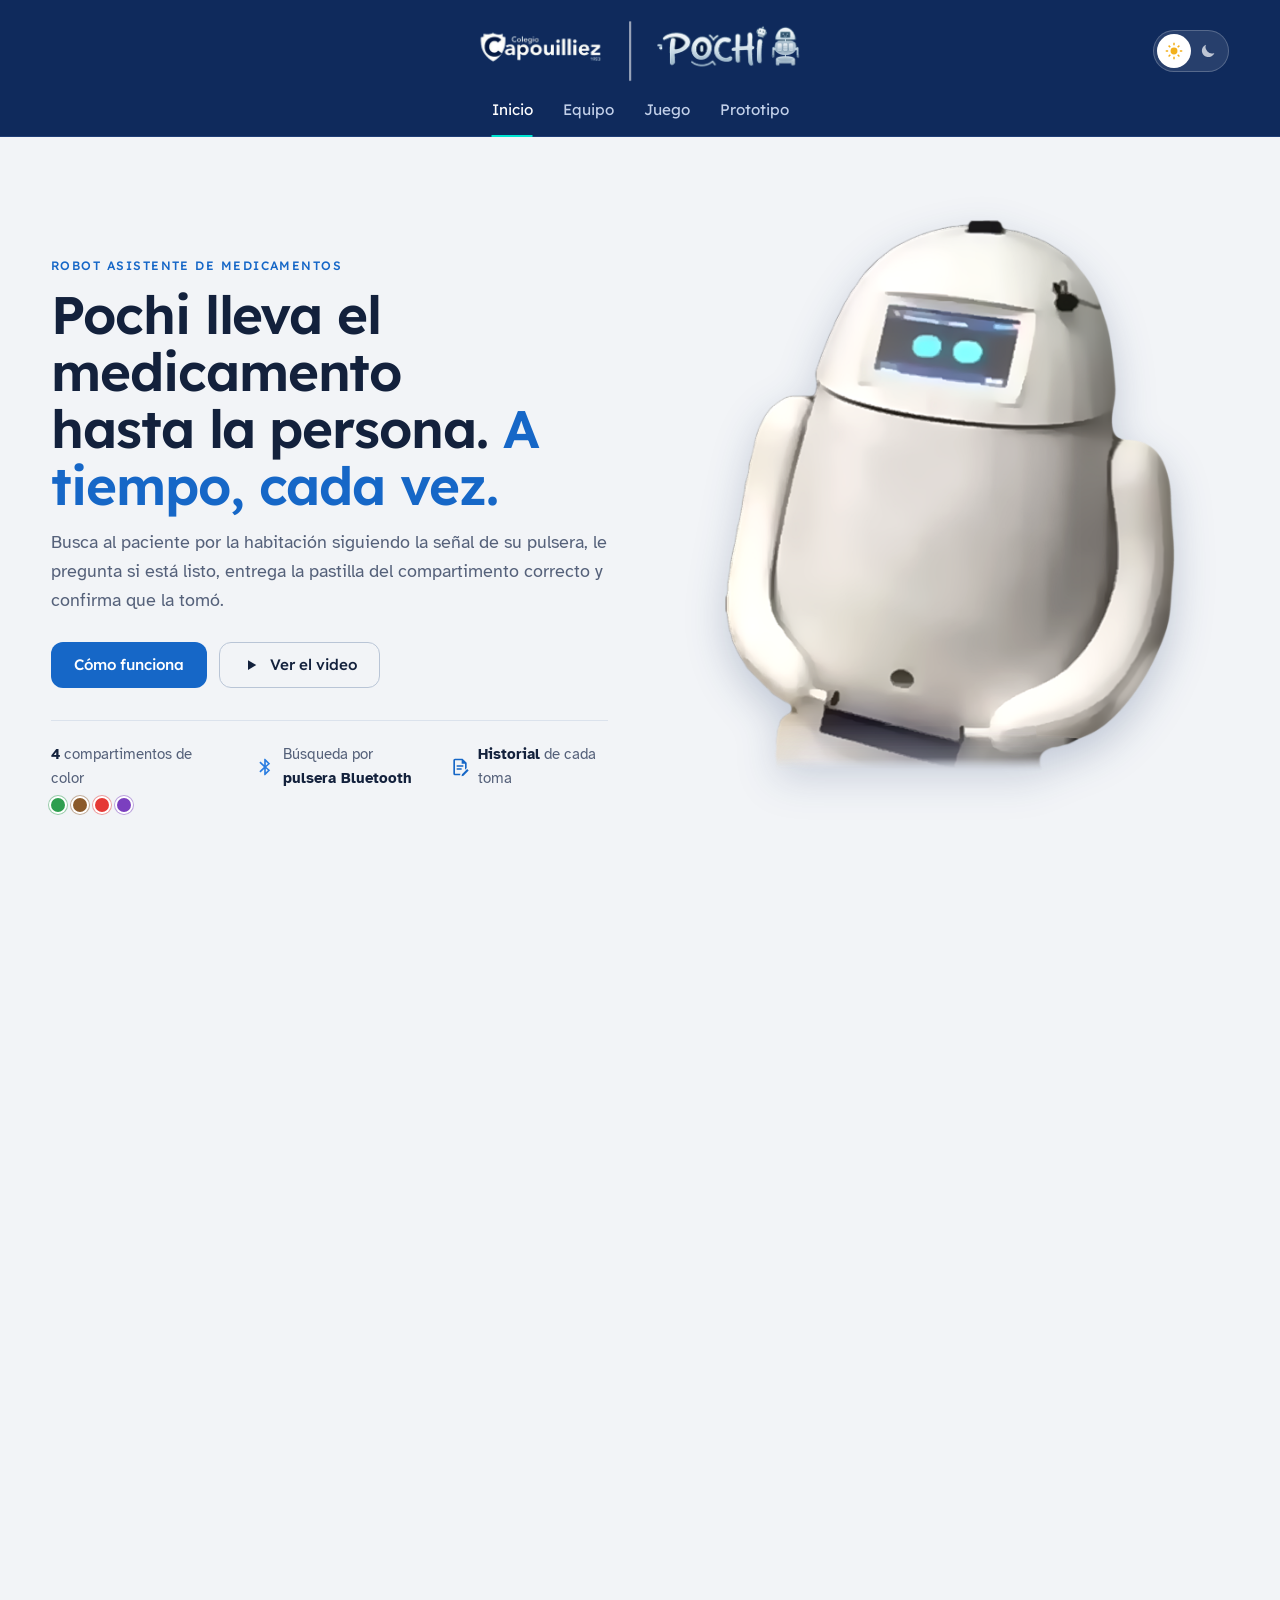
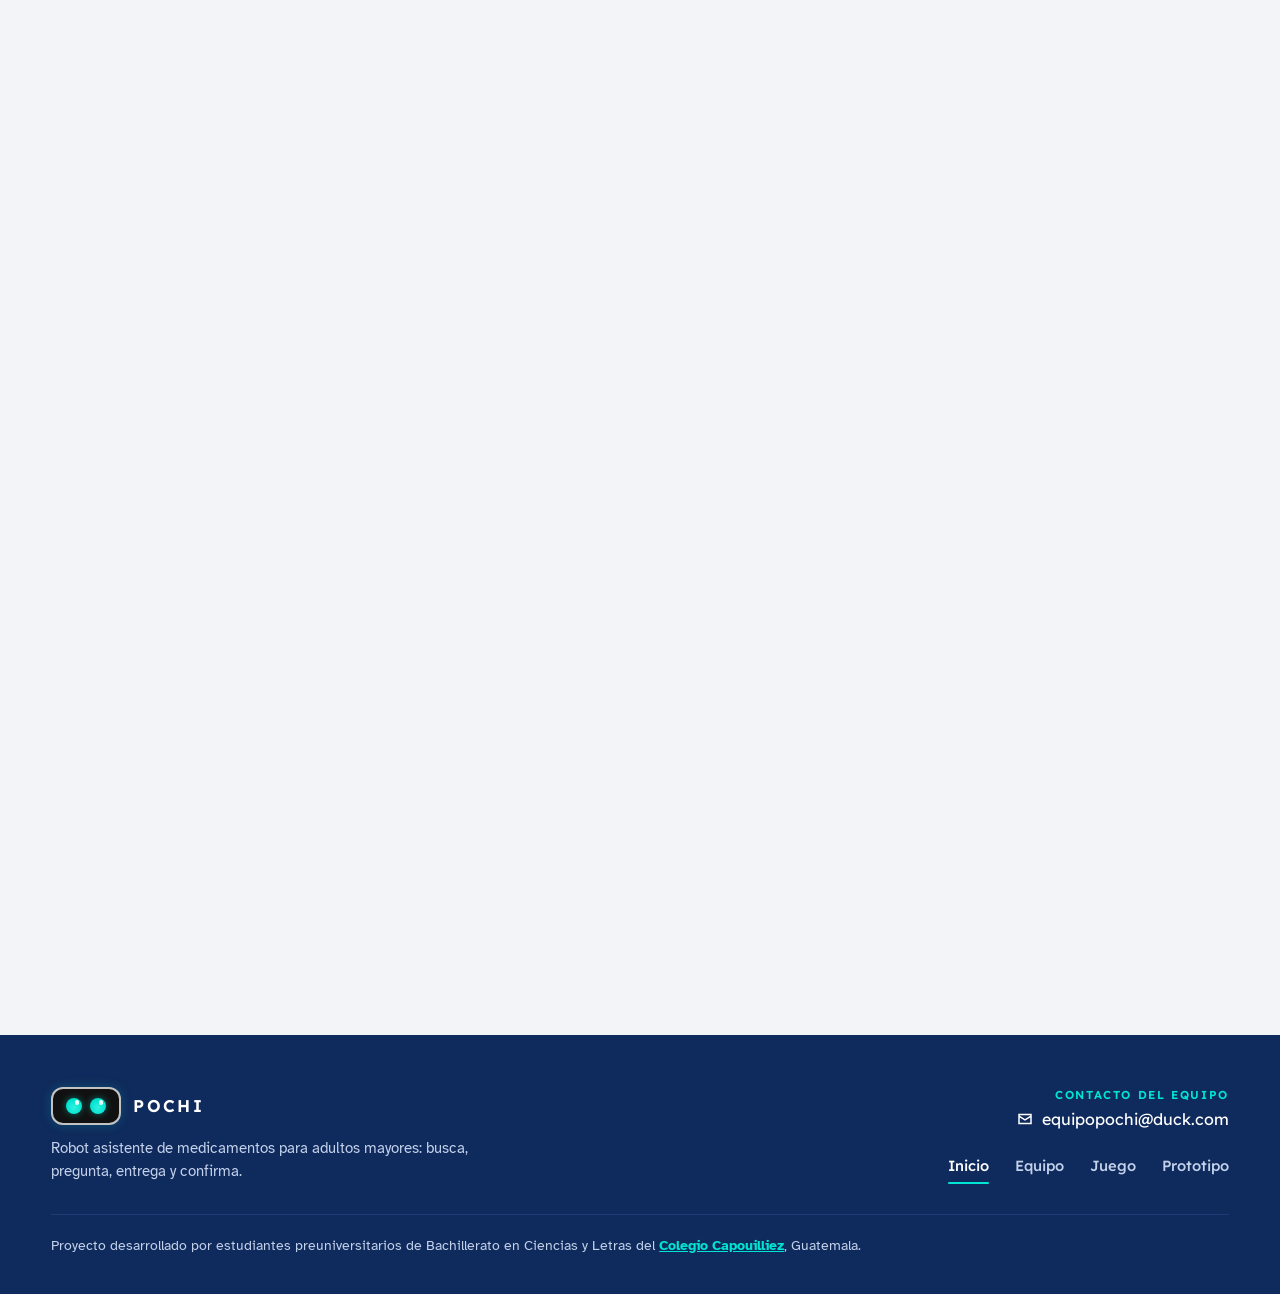
<file: index.html>
<!doctype html>
<html lang="es">
<head>
<meta charset="utf-8">
<meta name="viewport" content="width=device-width, initial-scale=1, viewport-fit=cover">
<meta name="claude:viewport-fit-sides" content="cover">
<title>Pochi</title>
<script>
/* Modo sol/luna guardado: se aplica antes de pintar para que no parpadee. */
(function(){ var m = 'sol'; try{ m = localStorage.getItem('pochi_modo') || 'sol'; }catch(e){}
  document.documentElement.setAttribute('data-modo', m === 'luna' ? 'luna' : 'sol');
  document.documentElement.classList.add('js'); })();
</script>
<meta name="description" content="Pochi: robot asistente que lleva el medicamento hasta el adulto mayor, a tiempo.">
<meta name="theme-color" content="#0f2a5c">
<link rel="preconnect" href="https://fonts.googleapis.com">
<link rel="preconnect" href="https://fonts.gstatic.com" crossorigin>
<link rel="stylesheet" href="https://fonts.googleapis.com/css2?family=Atkinson+Hyperlegible:ital,wght@0,400;0,700;1,400&family=JetBrains+Mono:wght@500;700&family=Lexend:wght@400;500;600;700&display=swap">
<link rel="stylesheet" href="css/comun.css">
<link rel="stylesheet" href="css/inicio.css">
</head>
<body>
<!-- ============ PANTALLA DE CARGA: la pantalla de Pochi parpadeando + barra azul (1.5 s) ============
     Recrea las dos imágenes de referencia de la pantalla real:
     ojos abiertos (círculo turquesa) y parpadeo (línea turquesa). -->
<div class="intro" id="intro" aria-hidden="true">
  <div class="intro-screen">
    <div class="intro-eyes" id="introEyes">
      <span class="ieye"><i></i></span>
      <span class="ieye"><i></i></span>
    </div>
  </div>
  <div class="intro-bar"><i id="introFill"></i></div>
</div>
<script>
/* Decide ANTES de pintar si se reproduce: primera entrada al inicio en
   esta visita, o se llegó tocando el logo del header. */
(function(){
  var play = location.hash === '#intro';
  try{ if(sessionStorage.getItem('pochi_intro') === '1'){ play = true; sessionStorage.removeItem('pochi_intro'); } }catch(e){}
  try{ if(!sessionStorage.getItem('pochi_intro_visto')){ play = true; } }catch(e){ play = true; }
  if(play){
    document.documentElement.classList.add('play-intro');
    document.getElementById('intro').classList.add('run');
  }
})();
</script>

<header class="site">
  <div class="nav-row">
    <a href="index.html#intro" class="brand" data-intro aria-label="Inicio: Colegio Capouilliez y Pochi">
      <img src="Recursos/logo_header.png" alt="Colegio Capouilliez | Pochi" width="663" height="128">
    </a>
    <nav class="links" id="navLinks" aria-label="Principal"><a href="index.html" aria-current="page">Inicio</a><a href="equipo.html">Equipo</a><a href="juego.html">Juego</a><a href="prototipo.html">Prototipo</a></nav>
    <div class="nav-tools">
      <button class="mode-toggle" id="modeToggle" type="button" aria-pressed="false" aria-label="Cambiar a modo luna" title="Cambiar a modo luna">
        <span class="knob" aria-hidden="true"></span>
        <span class="ico sun" aria-hidden="true"><svg viewBox="0 0 24 24"><circle cx="12" cy="12" r="4.6"/><path d="M11 1h2v3.2h-2zM11 19.8h2V23h-2zM1 11h3.2v2H1zM19.8 11H23v2h-3.2zM4.1 5.5l1.4-1.4 2.3 2.3-1.4 1.4zM16.2 17.6l1.4-1.4 2.3 2.3-1.4 1.4zM4.1 18.5l2.3-2.3 1.4 1.4-2.3 2.3zM16.2 6.4l2.3-2.3 1.4 1.4-2.3 2.3z"/></svg></span>
        <span class="ico moon" aria-hidden="true"><svg viewBox="0 0 24 24"><path d="M20.5 14.6A8.5 8.5 0 0 1 9.4 3.5a8.6 8.6 0 1 0 11.1 11.1z"/></svg></span>
      </button>
      <button class="nav-toggle" id="navToggle" type="button" aria-expanded="false" aria-controls="navLinks" aria-label="Abrir menú"><span></span><span></span><span></span></button>
    </div>
  </div>
</header>
<main id="contenido">
<div class="wrap">
  <section class="hero" aria-labelledby="titulo">
    <div class="reveal">
      <span class="eyebrow">Robot asistente de medicamentos</span>
      <h1 id="titulo">Pochi lleva el medicamento hasta la persona. <em>A tiempo, cada vez.</em></h1>
      <p class="lead">Busca al paciente por la habitación siguiendo la señal de su pulsera, le pregunta si está listo, entrega la pastilla del compartimento correcto y confirma que la tomó.</p>
      <div class="cta-row">
        <a class="btn btn-primary" href="#como-funciona">Cómo funciona</a>
        <a class="btn btn-ghost" href="#video"><svg viewBox="0 0 24 24" aria-hidden="true"><path d="M8 5.5v13l11-6.5z"/></svg>Ver el video</a>
      </div>
      <ul class="hero-facts">
        <li class="fact-comp"><span><b>4</b> compartimentos de color</span>
          <span class="comp-dots" aria-label="Verde, marrón, rojo y morado"><i style="--c:#2e9e4f" title="Verde"></i><i style="--c:#8b5a2b" title="Marrón"></i><i style="--c:#e53935" title="Rojo"></i><i style="--c:#7b3fbf" title="Morado"></i></span></li>
        <li><svg class="fact-ico bt" viewBox="0 0 24 24" aria-hidden="true"><path d="M11 2h1.2l6 6-4.6 4 4.6 4-6 6H11v-7.6l-4.4 4.2-1.4-1.4 5.4-5.2-5.4-5.2 1.4-1.4L11 9.6zm2 3.6v4.6l2.5-2.2zm0 8.2v4.6l2.5-2.4z"/></svg><span>Búsqueda por <b>pulsera Bluetooth</b></span></li>
        <li><svg class="fact-ico" viewBox="0 0 24 24" aria-hidden="true"><path d="M6 2h9l5 5v6.2l-2 2V8h-4V4H6v16h6.5l-.4 2H6a2 2 0 0 1-2-2V4a2 2 0 0 1 2-2zm2 8h8v1.8H8zm0 3.6h6v1.8H8zM20.6 14.4l1.8 1.8-6.2 6.2-2.4.6.6-2.4z"/></svg><span><b>Historial</b> de cada toma</span></li>
      </ul>
    </div>
    <div class="hero-visual reveal">
      <img class="hero-photo" src="Recursos/pochi_hero.png" alt="Pochi: robot blanco de cuerpo redondeado, con pantalla de ojos azules y dos brazos" loading="lazy">
    </div>
  </section>

  <section class="section tight" aria-labelledby="t-problema">
    <div class="reveal">
      <span class="eyebrow">El problema</span>
      <h2 class="h2" id="t-problema">Tomar el medicamento a tiempo es más difícil de lo que parece.</h2>
    </div>
    <div class="grid-3">
      <article class="card pad prob reveal"><h3>Se olvida o se ignora</h3><p>Una alarma se apaga sin pensarlo. Pochi no se queda en sonar: va a buscar a la persona.</p>
        <div class="ill ill-clock" aria-hidden="true"><span class="bell l"></span><span class="bell r"></span><span class="face"><i class="hh"></i><i class="mh"></i></span><span class="leg l"></span><span class="leg r"></span><span class="zz">z<small>z</small></span></div></article>
      <article class="card pad prob reveal"><h3>Se confunde la pastilla</h3><p>Cada medicamento vive en su compartimento de color y Pochi entrega solo el que toca a esa hora.</p>
        <div class="ill ill-pills" aria-hidden="true"><span class="cap" style="--a:#2e9e4f;--b:#bfe8cc;--r:-28deg;--x:-46px"></span><span class="cap" style="--a:#e53935;--b:#ffd0cc;--r:8deg;--x:0px"></span><span class="cap" style="--a:#7b3fbf;--b:#e2d1f5;--r:38deg;--x:46px"></span><span class="q">?</span></div></article>
      <article class="card pad prob reveal"><h3>Nadie confirma</h3><p>Pochi espera a que la persona confirme en pantalla que ya la tomó y lo guarda en un historial que la familia puede revisar.</p>
        <div class="ill ill-list" aria-hidden="true"><span class="clip"></span><span class="row ok"><i></i><b></b></span><span class="row ok"><i></i><b></b></span><span class="row no"><i></i><b></b></span></div></article>
    </div>
  </section>

  <section class="section" id="como-funciona" aria-labelledby="t-como">
    <div class="reveal">
      <span class="eyebrow">Cómo funciona</span>
      <h2 class="h2" id="t-como">Cuatro pasos, siempre los mismos.</h2>
      <p class="lead">A la hora programada, Pochi hace esto. Los textos en las cajas oscuras son los que aparecen en su pantalla.</p>
    </div>
    <div class="steps">
      <article class="card step reveal"><span class="step-n">01</span><h3>Busca al paciente</h3><p>Sigue la señal Bluetooth de la pulsera que la persona lleva puesta y esquiva los muebles con su sensor LiDAR.</p><span class="screen-chip">Buscando…</span></article>
      <article class="card step reveal"><span class="step-n">02</span><h3>Pregunta</h3><p>En pantalla y en voz alta pregunta si es buen momento. Si la persona dice que no, vuelve en 5 minutos.</p><span class="screen-chip">¿Vas a tomarla ahora?</span></article>
      <article class="card step reveal"><span class="step-n">03</span><h3>Dispensa</h3><p>Suelta la pastilla del compartimento de color correcto y sus brazos suben el plato hasta la persona.</p><span class="screen-chip">Tu pastilla está lista</span></article>
      <article class="card step reveal"><span class="step-n">04</span><h3>Confirma</h3><p>Espera el toque en "Ya la tomé" y guarda la hora en el historial de tomas.</p><span class="screen-chip">¡Muy bien!</span></article>
    </div>
  </section>

  <section class="section tight" id="conoce" aria-labelledby="t-conoce">
    <div class="meet">
      <figure class="pochi-frame reveal" data-from="left">
        <img src="Recursos/pochi_frente.jpg" alt="Pochi de frente: robot blanco con pantalla de ojos azules, dos brazos y base con ruedas" loading="lazy" width="969" height="1098">
        <figcaption>Pochi, el prototipo real.</figcaption>
      </figure>
      <div class="meet-text reveal" data-from="right">
        <span class="eyebrow">Conoce a Pochi</span>
        <h2 class="h2" id="t-conoce">Un robot pensado para acompañar.</h2>
        <p class="lead">Cuerpo blanco y redondeado para que no intimide, una pantalla con ojos que parpadean y dos brazos que acercan la pastilla hasta la persona. Se mueve sobre orugas y conversa con voz para hacer compañía.</p>
        <ul class="meet-list">
          <li><b>Raspberry Pi 5</b> que decide qué hacer y cuándo</li>
          <li><b>ESP32</b> que mueve las orugas, los brazos y los dispensadores</li>
          <li><b>LiDAR 360°</b> para esquivar muebles</li>
        </ul>
        <a class="btn btn-primary" href="prototipo.html">Mira más detalles de nuestro prototipo <svg viewBox="0 0 24 24" aria-hidden="true"><path d="M13.2 5.3 19.9 12l-6.7 6.7-1.4-1.4 4.3-4.3H4v-2h12.1l-4.3-4.3z"/></svg></a>
      </div>
    </div>
  </section>

  <section class="section tight" id="demo" aria-labelledby="t-demo">
    <div class="reveal">
      <span class="eyebrow">Pruébalo</span>
      <h2 class="h2" id="t-demo">Pochi no ve al paciente: sigue la señal de su pulsera.</h2>
      <p class="lead">Lleva a Pochi por el laberinto hasta la pulsera sin tocar las paredes. El medidor muestra la intensidad de la señal, igual que la mide Pochi en la vida real.</p>
    </div>
    <div class="game reveal" id="demoGame">
  <div class="g-top">
    <div class="g-stats">
      <div class="g-stat"><span>Nivel</span><b data-g="level">1 / 1</b></div>
      <div class="g-stat"><span>Tiempo</span><b data-g="time">0.0 s</b></div>
      
    </div>
    
  </div>
  <div class="g-body">
    <div class="g-stage"><canvas class="g-canvas" width="468" height="324" aria-label="Laberinto: lleva a Pochi hasta la pulsera sin tocar las paredes"></canvas></div>
    <div class="g-side">
      <div class="g-panel">
        <div class="g-label"><span>Señal de la pulsera</span><span>RSSI</span></div>
        <div class="sig"><div class="sig-bars weak"><i class="on"></i><i></i><i></i><i></i><i></i></div><span class="sig-dbm">−95 dBm</span></div>
      </div>
      <p class="g-msg" aria-live="polite"></p>
      <p class="g-help"><kbd>↑</kbd> <kbd>↓</kbd> <kbd>←</kbd> <kbd>→</kbd> o <kbd>W</kbd><kbd>A</kbd><kbd>S</kbd><kbd>D</kbd>. En celular: arrastra el dedo sobre el laberinto o usa las flechas.</p>
      <div class="dpad" aria-label="Control táctil"><button type="button" data-dir="up" aria-label="Arriba"><svg viewBox="0 0 24 24"><path d="M12 6l7 9H5z"/></svg></button><button type="button" data-dir="left" aria-label="Izquierda"><svg viewBox="0 0 24 24"><path d="M6 12l9-7v14z"/></svg></button><span class="dpad-c"><span class="eyes eyes-sm"><span class="eye"><i></i></span><span class="eye"><i></i></span></span></span><button type="button" data-dir="right" aria-label="Derecha"><svg viewBox="0 0 24 24"><path d="M18 12l-9 7V5z"/></svg></button><button type="button" data-dir="down" aria-label="Abajo"><svg viewBox="0 0 24 24"><path d="M12 18l-7-9h14z"/></svg></button></div>
    </div>
  </div>
  <div class="g-modal" hidden></div>
  
</div>
  </section>

  <section class="section" id="video" aria-labelledby="t-video">
    <div class="reveal">
      <span class="eyebrow">Video principal</span>
      <h2 class="h2" id="t-video">Pochi en acción.</h2>
    </div>
    <div class="reveal" style="margin-top:28px">
      <div class="player" data-src="Recursos/video_principal.mp4" data-poster="Recursos/video_principal_portada.jpg" data-title="Pochi en acción"></div>
    </div>
  </section>

  <section class="section tight" aria-labelledby="t-equipo">
    <div class="reveal">
      <span class="eyebrow">Equipo expositor</span>
      <h2 class="h2" id="t-equipo">Nuestro equipo expositor hoy en CONCAPAN</h2>
      <p class="lead">Ellos te presentan a Pochi. En total somos 21 integrantes.</p>
    </div>
    <div class="team-grid expo"><article class="member reveal"><figure class="m-photo"><img src="Recursos/fotos/victor_arevalo.png" alt="Foto de Victor Arévalo" width="440" height="528" loading="lazy"></figure><h3 class="member-name">Victor Arévalo</h3><span class="member-role">Presidente</span></article><article class="member reveal"><figure class="m-photo"><img src="Recursos/fotos/esteban_bobadilla.png" alt="Foto de Esteban Bobadilla" width="440" height="528" loading="lazy"></figure><h3 class="member-name">Esteban Bobadilla</h3><span class="member-role">Vicepresidente</span></article><article class="member reveal"><figure class="m-photo"><img src="Recursos/fotos/sussel_escobar.png" alt="Foto de Sussel Escobar" width="440" height="528" loading="lazy"></figure><h3 class="member-name">Sussel Escobar</h3><span class="member-role">Secretaria</span></article><article class="member reveal"><figure class="m-photo"><img src="Recursos/fotos/julio_ordonez.png" alt="Foto de Julio Ordoñez" width="440" height="528" loading="lazy"></figure><h3 class="member-name">Julio Ordoñez</h3><span class="member-role">Diseñador</span></article><article class="member reveal"><figure class="m-photo"><img src="Recursos/fotos/marcos_bobadilla.png" alt="Foto de Marcos Bobadilla" width="440" height="528" loading="lazy"></figure><h3 class="member-name">Marcos Bobadilla</h3><span class="member-role">Programador y electrónico</span></article><article class="member reveal"><figure class="m-photo"><img src="Recursos/fotos/mario_lopez.png" alt="Foto de Mario López" width="440" height="528" loading="lazy"></figure><h3 class="member-name">Mario López</h3><span class="member-role">Programador</span></article></div>
    <div class="contact-panel reveal">
      <div class="cp-text">
        <span class="eyebrow">Contacto</span>
        <h2 class="h2">¿Quieres conocer y hablar con nuestro equipo?</h2>
        <p>Escríbenos para conocer más sobre Pochi, cómo lo construimos o para ver una demostración en persona. Con gusto te respondemos.</p>
      </div>
      <div class="cp-actions">
        <a class="cp-mail" href="mailto:equipopochi@duck.com"><svg viewBox="0 0 24 24" aria-hidden="true"><path d="M3 5h18v14H3zm2 2v.5l7 4.5 7-4.5V7zm0 2.9V17h14V9.9l-7 4.5z"/></svg><span>equipopochi@duck.com</span></a>
        <a class="btn btn-ghost" href="equipo.html">Conoce al resto del equipo <svg viewBox="0 0 24 24" aria-hidden="true"><path d="M13.2 5.3 19.9 12l-6.7 6.7-1.4-1.4 4.3-4.3H4v-2h12.1l-4.3-4.3z"/></svg></a>
      </div>
    </div>
  </section>

  <section class="section tight" aria-labelledby="t-colegio">
    <div class="school-feature reveal">
      <div class="sf-top">
        <span class="sf-kicker">Hecho en Guatemala</span>
        <img src="Recursos/logo_header.png" alt="Colegio Capouilliez | Pochi" width="663" height="128" loading="lazy">
      </div>
      <h2 id="t-colegio">Desarrollado por estudiantes de Bachillerato en Ciencias y Letras del <span>Colegio Capouilliez</span></h2>
      <div class="sf-bottom">
        <p>Somos estudiantes preuniversitarios. Pochi nació en las aulas del colegio: un proyecto de ingeniería real, diseñado, construido y programado por nosotros.</p>
        <a class="btn btn-light" href="https://www.capouilliez.edu.gt" target="_blank" rel="noopener">Visitar el sitio del colegio <svg viewBox="0 0 24 24" aria-hidden="true"><path d="M13.2 5.3 19.9 12l-6.7 6.7-1.4-1.4 4.3-4.3H4v-2h12.1l-4.3-4.3z"/></svg></a>
      </div>
    </div>
  </section>

  <section class="section tight" aria-label="Más sobre Pochi">
    <div class="next-grid"><a class="card next-card reveal" href="juego.html"><span class="kicker">Juego</span><h3>El reto completo: 5 laberintos</h3><p>Más grandes, más engañosos y con niebla en los últimos niveles.</p><span class="go">Jugar →</span></a><a class="card next-card reveal" href="prototipo.html"><span class="kicker">Prototipo</span><h3>Cómo está construido</h3><p>Arquitectura, hardware, la interfaz real y los videos técnicos.</p><span class="go">Ver el prototipo →</span></a><a class="card next-card reveal" href="equipo.html"><span class="kicker">Equipo</span><h3>Quiénes construimos a Pochi</h3><p>Los 21 integrantes del equipo y sus roles.</p><span class="go">Conocer al equipo →</span></a></div>
  </section>
</div>
</main>
<footer class="site-foot">
  <div class="foot-inner">
    <div class="foot-brand">
      <div class="row"><span class="eye-screen"><span class="eyes eyes-sm"><span class="eye"><i></i></span><span class="eye"><i></i></span></span></span>POCHI</div>
      <p>Robot asistente de medicamentos para adultos mayores: busca, pregunta, entrega y confirma.</p>
    </div>
    <div class="foot-side">
      <div class="foot-contact"><span class="foot-label">Contacto del equipo</span><a class="foot-mail" href="mailto:equipopochi@duck.com"><svg viewBox="0 0 24 24" aria-hidden="true"><path d="M3 5h18v14H3zm2 2v.5l7 4.5 7-4.5V7zm0 2.9V17h14V9.9l-7 4.5z"/></svg><span>equipopochi@duck.com</span></a></div>
      <nav class="foot-links" aria-label="Pie de página"><a href="index.html" aria-current="page">Inicio</a><a href="equipo.html">Equipo</a><a href="juego.html">Juego</a><a href="prototipo.html">Prototipo</a></nav>
    </div>
    <p class="foot-school">Proyecto desarrollado por estudiantes preuniversitarios de Bachillerato en Ciencias y Letras del <a href="https://www.capouilliez.edu.gt" target="_blank" rel="noopener">Colegio Capouilliez</a>, Guatemala.</p>
  </div>
</footer>
<script>
/* ==================================================================
   JS común de todas las páginas: modo sol/luna, menú móvil, header
   que se encoge al bajar, botones que marcan el clic,
   efecto de escala al hacer scroll y reproductores de video.
   ================================================================== */
(function(){
  'use strict';
  var reduceMotion = !!(window.matchMedia && window.matchMedia('(prefers-reduced-motion: reduce)').matches);

  /* ---------- modo sol / luna ----------
     El modo se aplica antes de pintar (script en <head>); aquí solo se
     cambia y se guarda para que se mantenga en todas las páginas. */
  var modeBtn = document.getElementById('modeToggle');
  function paintModeBtn(){
    if(!modeBtn){ return; }
    var luna = document.documentElement.getAttribute('data-modo') === 'luna';
    modeBtn.setAttribute('aria-pressed', luna ? 'true' : 'false');
    modeBtn.setAttribute('aria-label', luna ? 'Modo luna activo. Cambiar a modo sol' : 'Modo sol activo. Cambiar a modo luna');
    modeBtn.setAttribute('title', luna ? 'Cambiar a modo sol' : 'Cambiar a modo luna');
  }
  if(modeBtn){
    paintModeBtn();
    modeBtn.addEventListener('click', function(){
      var luna = document.documentElement.getAttribute('data-modo') !== 'luna';
      document.documentElement.setAttribute('data-modo', luna ? 'luna' : 'sol');
      try{ localStorage.setItem('pochi_modo', luna ? 'luna' : 'sol'); }catch(e){}
      paintModeBtn();
    });
  }

  /* ---------- botones: el clic deja marcado el color un momento ---------- */
  document.addEventListener('click', function(e){
    var b = e.target.closest ? e.target.closest('.btn') : null;
    if(!b){ return; }
    b.classList.add('pressed');
    setTimeout(function(){ b.classList.remove('pressed'); }, 450);
  }, true);

  /* ---------- menú móvil ---------- */
  var toggle = document.getElementById('navToggle');
  var links = document.getElementById('navLinks');
  function closeMenu(){
    if(links){ links.classList.remove('open'); }
    if(toggle){ toggle.setAttribute('aria-expanded','false'); }
  }
  if(toggle && links){
    toggle.addEventListener('click', function(){
      var open = links.classList.toggle('open');
      toggle.setAttribute('aria-expanded', open ? 'true' : 'false');
    });
    document.addEventListener('keydown', function(e){ if(e.key === 'Escape'){ closeMenu(); } });
  }

  /* ---------- header: grande arriba, se encoge al bajar ---------- */
  var hdr = document.querySelector('header.site');
  if(hdr){
    var setHdr = function(){
      var y = window.pageYOffset || 0;
      if(y > 24){ hdr.classList.add('compact'); } else if(y < 8){ hdr.classList.remove('compact'); }
    };
    window.addEventListener('scroll', setHdr, { passive:true });
    setHdr();
  }

  /* ---------- logo del header ----------
     Lleva al inicio y reproduce la pantalla de carga de los ojos.
     Los demás enlaces navegan normal, sin animación. */
  document.addEventListener('click', function(e){
    if(e.defaultPrevented || e.button !== 0 || e.metaKey || e.ctrlKey || e.shiftKey || e.altKey){ return; }
    var a = e.target.closest ? e.target.closest('a[data-intro]') : null;
    if(!a){ return; }
    closeMenu();
    if(typeof window.pochiIntro === 'function'){
      e.preventDefault();
      window.pochiIntro(); // ya estamos en el inicio: se reproduce aquí mismo
    } else {
      try{ sessionStorage.setItem('pochi_intro','1'); }catch(err){}
    }
  });

  /* ---------- animación al hacer scroll ----------
     Cada bloque .reveal aparece deslizándose hacia arriba al entrar en
     la pantalla. Los que entran juntos salen uno tras otro. Si un
     bloque vuelve a quedar por debajo de la pantalla, se "rearma" para
     repetir la animación la próxima vez que se baje. */
  var root = document.documentElement;
  function startReveal(){
    var items = [].slice.call(document.querySelectorAll('.reveal'));
    if(!items.length){ return; }
    if(!('IntersectionObserver' in window)){
      items.forEach(function(el){ el.classList.add('in'); });
      return;
    }
    /* de dónde entra cada bloque: los títulos desde la izquierda, lo que
       ocupa media pantalla desde su lado, la línea del colegio desde
       arriba y lo ancho desde abajo. Se puede forzar con data-from. */
    var vw = window.innerWidth || 1;
    items.forEach(function(el){
      if(el.hasAttribute('data-from')){ return; }
      var r = el.getBoundingClientRect(), from = 'bottom';
      if(el.querySelector('.eyebrow, h1') && !el.classList.contains('card')){ from = 'left'; }
      else if(el.classList.contains('school') || el.classList.contains('team-cta')){ from = 'top'; }
      else if(r.width > 0 && r.width < vw * 0.6){ from = (r.left + r.width / 2) < vw / 2 ? 'left' : 'right'; }
      el.setAttribute('data-from', from);
    });
    var io = new IntersectionObserver(function(entries){
      var entering = [];
      entries.forEach(function(en){
        if(en.isIntersecting){ entering.push(en); }
        else if(en.boundingClientRect.top > (en.rootBounds ? en.rootBounds.bottom : window.innerHeight)){
          en.target.classList.remove('in'); // quedó abajo: se repetirá al volver
        }
      });
      entering.sort(function(x, y){ return (x.boundingClientRect.top - y.boundingClientRect.top) || (x.boundingClientRect.left - y.boundingClientRect.left); });
      entering.forEach(function(en, i){
        if(en.target.classList.contains('in')){ return; }
        en.target.style.setProperty('--rd', Math.min(i * 0.12, 0.6).toFixed(2) + 's');
        en.target.classList.add('in');
      });
    }, { threshold:0.08, rootMargin:'0px 0px -6% 0px' });
    items.forEach(function(el){ io.observe(el); });
  }
  if(root.classList.contains('play-intro')){
    window.addEventListener('pochi:intro-fin', startReveal, { once:true });
  } else {
    startReveal();
  }

  /* ---------- reproductores de video (azul y blanco) ----------
     <div class="player" data-src="Recursos/video.mp4" data-title="..."></div>
     Si el archivo todavía no está en Recursos/, se muestra cuál falta. */
  var ICON_PLAY = '<svg class="i-play" viewBox="0 0 24 24" aria-hidden="true"><path d="M8 5.5v13l11-6.5z"/></svg>';
  var ICON_PAUSE = '<svg class="i-pause" viewBox="0 0 24 24" aria-hidden="true"><path d="M7 5h4v14H7zM13 5h4v14h-4z"/></svg>';
  var ICON_FULL = '<svg viewBox="0 0 24 24" aria-hidden="true"><path d="M4 9V4h5v2H6v3zm10-5h6v5h-2V6h-4zM4 15h2v3h3v2H4zm14 3v-3h2v5h-5v-2z"/></svg>';
  function fmt(s){ if(!isFinite(s)){ s = 0; } var m = Math.floor(s / 60), r = Math.floor(s % 60); return m + ':' + (r < 10 ? '0' : '') + r; }

  [].forEach.call(document.querySelectorAll('.player'), function(p){
    var src = p.getAttribute('data-src') || '';
    var poster = p.getAttribute('data-poster') || '';
    var title = p.getAttribute('data-title') || 'Video';
    p.innerHTML =
      '<video playsinline preload="metadata"></video>' +
      '<button class="p-big" type="button" aria-label="Reproducir: ' + title + '">' + ICON_PLAY + '</button>' +
      '<div class="p-bar">' +
        '<button class="p-play" type="button" aria-label="Reproducir o pausar">' + ICON_PLAY + ICON_PAUSE + '</button>' +
        '<div class="p-track" role="slider" tabindex="0" aria-label="Progreso del video" aria-valuemin="0" aria-valuemax="100" aria-valuenow="0"><i></i></div>' +
        '<span class="p-time">0:00 / 0:00</span>' +
        '<button class="p-full" type="button" aria-label="Pantalla completa">' + ICON_FULL + '</button>' +
      '</div>' +
      '<div class="p-missing"><div class="eyes eyes-md"><span class="eye"><i></i></span><span class="eye"><i></i></span></div>' +
        '<strong>' + title + '</strong><span>Video pendiente, va en:</span><code>' + (src || 'Recursos/…') + '</code></div>';

    var v = p.querySelector('video');
    var fill = p.querySelector('.p-track i');
    var track = p.querySelector('.p-track');
    var time = p.querySelector('.p-time');
    var markMissing = function(){ p.classList.add('missing'); };

    if(!src){ markMissing(); return; }
    if(poster){ v.setAttribute('poster', poster); }
    var source = document.createElement('source');
    source.src = src;
    source.addEventListener('error', markMissing);
    v.addEventListener('error', markMissing);
    v.appendChild(source);

    var toggle = function(){
      if(v.paused){ var pr = v.play(); if(pr && pr.catch){ pr.catch(function(){}); } }
      else { v.pause(); }
    };
    p.querySelector('.p-big').addEventListener('click', toggle);
    p.querySelector('.p-play').addEventListener('click', toggle);
    v.addEventListener('click', toggle);
    v.addEventListener('play', function(){ p.classList.add('playing'); });
    v.addEventListener('pause', function(){ p.classList.remove('playing'); });
    v.addEventListener('ended', function(){ p.classList.remove('playing'); });
    var paint = function(){
      var pct = v.duration ? (v.currentTime / v.duration) * 100 : 0;
      fill.style.width = pct + '%';
      track.setAttribute('aria-valuenow', Math.round(pct));
      time.textContent = fmt(v.currentTime) + ' / ' + fmt(v.duration);
    };
    v.addEventListener('timeupdate', paint);
    v.addEventListener('loadedmetadata', paint);
    track.addEventListener('click', function(e){
      var r = track.getBoundingClientRect();
      if(v.duration){ v.currentTime = Math.max(0, Math.min(1, (e.clientX - r.left) / r.width)) * v.duration; }
    });
    track.addEventListener('keydown', function(e){
      if(!v.duration){ return; }
      if(e.key === 'ArrowRight'){ v.currentTime = Math.min(v.duration, v.currentTime + 5); e.preventDefault(); }
      if(e.key === 'ArrowLeft'){ v.currentTime = Math.max(0, v.currentTime - 5); e.preventDefault(); }
    });
    p.querySelector('.p-full').addEventListener('click', function(){
      try{
        var req = p.requestFullscreen || p.webkitRequestFullscreen;
        if(req){ var r = req.call(p); if(r && r.catch){ r.catch(function(){ if(v.webkitEnterFullscreen){ v.webkitEnterFullscreen(); } }); } }
        else if(v.webkitEnterFullscreen){ v.webkitEnterFullscreen(); }
      }catch(err){}
    });
  });
})();

</script>
<script>
/* ==================================================================
   MOTOR DEL LABERINTO DE POCHI
   - Laberintos generados con semilla fija: cada nivel siempre es el
     mismo y siempre tiene solución. La pulsera se coloca en la celda
     más lejana a la salida.
   - Tocar una pared = "¡Te chocaste!" y se repite el nivel.
   - Medidor de señal (RSSI) como en la vida real: entre más cerca de
     la pulsera, más barras y menos dBm negativos.
   - Niveles con "niebla": solo se ve lo que alcanza el LiDAR.
   Uso: PochiMaze(elementoRaíz, { levels:[...], demo:true|false })
   ================================================================== */
window.PochiMaze = function(root, opts){
  'use strict';
  var canvas = root.querySelector('.g-canvas');
  if(!canvas || !canvas.getContext){ return; }
  var ctx = canvas.getContext('2d');
  var LEVELS = opts.levels;
  var DEMO = !!opts.demo;
  var CS = 36;                                   // tamaño de cada celda (unidades internas)
  var R = CS * 0.26;                             // radio de choque de Pochi
  var DPR = Math.min(2, window.devicePixelRatio || 1);
  var BEST_KEY = 'pochi_mejor_tiempo';
  var reduceMotion = false; // las animaciones se muestran siempre

  var q = function(s){ return root.querySelector(s); };
  var ui = {
    level: q('[data-g="level"]'), time: q('[data-g="time"]'), best: q('[data-g="best"]'),
    bars: q('.sig-bars'), barItems: [].slice.call(root.querySelectorAll('.sig-bars i')),
    dbm: q('.sig-dbm'), msg: q('.g-msg'), modal: q('.g-modal'),
    pips: [].slice.call(root.querySelectorAll('.g-pips i'))
  };

  var st = { li:0, grid:null, cols:0, rows:0, start:null, goal:null, p:{x:0,y:0},
             running:false, keys:{}, ptr:null, time:0, last:0, t:0, lastBars:-1 };

  /* ---------- generación del laberinto ---------- */
  function rng(a){
    return function(){
      a |= 0; a = a + 0x6D2B79F5 | 0;
      var t = Math.imul(a ^ a >>> 15, 1 | a);
      t = t + Math.imul(t ^ t >>> 7, 61 | t) ^ t;
      return ((t ^ t >>> 14) >>> 0) / 4294967296;
    };
  }
  function makeMaze(c, r, seed, loops){
    var rand = rng(seed), g = [], x, y, i;
    for(y = 0; y < r; y++){ g.push([]); for(x = 0; x < c; x++){ g[y].push(1); } }
    var stack = [[1,1]]; g[1][1] = 0;
    while(stack.length){
      var cur = stack[stack.length - 1];
      var dirs = [[2,0],[-2,0],[0,2],[0,-2]];
      for(i = 3; i > 0; i--){ var j = Math.floor(rand() * (i + 1)); var tmp = dirs[i]; dirs[i] = dirs[j]; dirs[j] = tmp; }
      var moved = false;
      for(i = 0; i < 4; i++){
        var nx = cur[0] + dirs[i][0], ny = cur[1] + dirs[i][1];
        if(nx > 0 && ny > 0 && nx < c - 1 && ny < r - 1 && g[ny][nx] === 1){
          g[cur[1] + dirs[i][1] / 2][cur[0] + dirs[i][0] / 2] = 0;
          g[ny][nx] = 0; stack.push([nx, ny]); moved = true; break;
        }
      }
      if(!moved){ stack.pop(); }
    }
    // algunos atajos extra: hacen el laberinto más engañoso (varios caminos)
    var made = 0, tries = 0;
    while(made < (loops || 0) && tries < 800){
      tries++;
      x = 1 + Math.floor(rand() * (c - 2)); y = 1 + Math.floor(rand() * (r - 2));
      if(g[y][x] !== 1){ continue; }
      var horiz = g[y][x-1] === 0 && g[y][x+1] === 0 && g[y-1][x] === 1 && g[y+1][x] === 1;
      var vert  = g[y-1][x] === 0 && g[y+1][x] === 0 && g[y][x-1] === 1 && g[y][x+1] === 1;
      if(horiz || vert){ g[y][x] = 0; made++; }
    }
    return g;
  }
  function farthestCell(g, c, r){
    var dist = [], y, x, queue = [[1,1]], head = 0, best = [1,1];
    for(y = 0; y < r; y++){ dist.push([]); for(x = 0; x < c; x++){ dist[y].push(-1); } }
    dist[1][1] = 0;
    while(head < queue.length){
      var cur = queue[head++];
      if(dist[cur[1]][cur[0]] > dist[best[1]][best[0]]){ best = cur; }
      var n = [[1,0],[-1,0],[0,1],[0,-1]];
      for(var i = 0; i < 4; i++){
        var nx = cur[0] + n[i][0], ny = cur[1] + n[i][1];
        if(g[ny][nx] === 0 && dist[ny][nx] < 0){ dist[ny][nx] = dist[cur[1]][cur[0]] + 1; queue.push([nx, ny]); }
      }
    }
    return best;
  }

  /* ---------- niveles ---------- */
  function setLevel(i){
    st.li = i;
    var L = LEVELS[i];
    st.cols = L.cols; st.rows = L.rows;
    st.grid = makeMaze(L.cols, L.rows, L.seed, L.loops);
    var f = farthestCell(st.grid, L.cols, L.rows);
    st.start = { x:1.5 * CS, y:1.5 * CS };
    st.goal = { x:(f[0] + .5) * CS, y:(f[1] + .5) * CS };
    canvas.width = Math.round(L.cols * CS * DPR);
    canvas.height = Math.round(L.rows * CS * DPR);
    canvas.style.aspectRatio = L.cols + ' / ' + L.rows;
    ctx.setTransform(DPR, 0, 0, DPR, 0, 0);
    resetPos();
    if(ui.level){ ui.level.textContent = (i + 1) + ' / ' + LEVELS.length; }
    ui.pips.forEach(function(p, k){ p.classList.toggle('done', k < i); p.classList.toggle('cur', k === i); });
    say(L.hint);
    draw();
  }
  function resetPos(){
    st.p = { x:st.start.x, y:st.start.y };
    st.keys = {}; st.ptr = null;
    [].forEach.call(root.querySelectorAll('.dpad .on'), function(b){ b.classList.remove('on'); });
  }
  function say(html){ if(ui.msg){ ui.msg.innerHTML = html; } }

  /* ---------- choque con paredes ---------- */
  function hitsWall(x, y){
    var r = R * .92;
    var x0 = Math.floor((x - r) / CS), x1 = Math.floor((x + r) / CS);
    var y0 = Math.floor((y - r) / CS), y1 = Math.floor((y + r) / CS);
    for(var cy = y0; cy <= y1; cy++){
      for(var cx = x0; cx <= x1; cx++){
        if(cy < 0 || cx < 0 || cy >= st.rows || cx >= st.cols){ return true; }
        if(st.grid[cy][cx] === 1){
          var nx = Math.max(cx * CS, Math.min(x, (cx + 1) * CS));
          var ny = Math.max(cy * CS, Math.min(y, (cy + 1) * CS));
          if((x - nx) * (x - nx) + (y - ny) * (y - ny) < r * r){ return true; }
        }
      }
    }
    return false;
  }

  /* ---------- dibujo ---------- */
  function rr(x, y, w, h, r){
    ctx.beginPath();
    if(ctx.roundRect){ ctx.roundRect(x, y, w, h, r); } else { ctx.rect(x, y, w, h); }
  }
  function drawBracelet(x, y){
    var s = CS / 36, i;
    for(i = 0; i < 3; i++){
      var ph = ((st.t * .7) + i / 3) % 1;
      ctx.strokeStyle = 'rgba(21,101,192,' + (0.55 * (1 - ph)).toFixed(3) + ')';
      ctx.lineWidth = 2 * s;
      ctx.beginPath(); ctx.arc(x, y, (8 + ph * 22) * s, 0, Math.PI * 2); ctx.stroke();
    }
    ctx.fillStyle = '#232a3a'; rr(x - 5 * s, y - 14 * s, 10 * s, 28 * s, 3 * s); ctx.fill();
    ctx.fillStyle = '#ffffff'; ctx.strokeStyle = '#b9c6da'; ctx.lineWidth = 1.2 * s;
    rr(x - 9 * s, y - 9 * s, 18 * s, 18 * s, 4.5 * s); ctx.fill(); ctx.stroke();
    ctx.fillStyle = '#151a24'; rr(x - 6 * s, y - 6.5 * s, 12 * s, 13 * s, 2.5 * s); ctx.fill();
    ctx.fillStyle = '#ff7a2f';
    for(i = 0; i < 3; i++){ ctx.fillRect(x - 3.2 * s, y - 4 * s + i * 3 * s, 6.4 * s, 1.9 * s); }
  }
  function drawPochi(x, y){
    var r = R * 1.2;
    ctx.fillStyle = 'rgba(20,33,61,.2)';
    ctx.beginPath(); ctx.ellipse(x + r * .12, y + r * .2, r, r * .95, 0, 0, Math.PI * 2); ctx.fill();
    ctx.fillStyle = '#ffffff'; ctx.strokeStyle = '#9fb0cb'; ctx.lineWidth = 1.6;
    ctx.beginPath(); ctx.arc(x, y, r, 0, Math.PI * 2); ctx.fill(); ctx.stroke();
    ctx.fillStyle = '#0e1424'; rr(x - r * .74, y - r * .48, r * 1.48, r * .9, r * .26); ctx.fill();
    var blink = (st.t % 3.4) > 3.22 ? .15 : 1;
    var er = r * .22;
    [-1, 1].forEach(function(side){
      var ex = x + side * r * .34, ey = y - r * .03;
      ctx.fillStyle = '#00e5d1';
      ctx.beginPath(); ctx.ellipse(ex, ey, er, er * blink, 0, 0, Math.PI * 2); ctx.fill();
      if(blink === 1){ ctx.fillStyle = '#ffffff'; ctx.beginPath(); ctx.arc(ex + er * .35, ey - er * .38, er * .3, 0, Math.PI * 2); ctx.fill(); }
    });
  }
  function draw(){
    var W = st.cols * CS, H = st.rows * CS, x, y, g = st.grid;
    ctx.fillStyle = '#f7f4ee'; ctx.fillRect(0, 0, W, H);
    ctx.fillStyle = 'rgba(20,33,61,.045)';
    for(y = 0; y < st.rows; y++){ for(x = 0; x < st.cols; x++){ if(g[y][x] === 0 && (x + y) % 2 === 0){ ctx.fillRect(x * CS, y * CS, CS, CS); } } }
    // salida
    ctx.fillStyle = 'rgba(21,101,192,.16)'; rr(st.start.x - CS * .38, st.start.y - CS * .38, CS * .76, CS * .76, CS * .18); ctx.fill();
    // paredes
    for(y = 0; y < st.rows; y++){
      for(x = 0; x < st.cols; x++){
        if(g[y][x] === 1){
          ctx.fillStyle = '#16213e'; ctx.fillRect(x * CS - .5, y * CS - .5, CS + 1, CS + 1);
          if(y + 1 < st.rows && g[y + 1][x] === 0){ ctx.fillStyle = '#2a3d6e'; ctx.fillRect(x * CS, (y + 1) * CS - 4, CS, 4); }
        }
      }
    }
    drawBracelet(st.goal.x, st.goal.y);
    drawPochi(st.p.x, st.p.y);
    // niebla: Pochi solo "ve" hasta donde llega su LiDAR
    var L = LEVELS[st.li];
    if(L.fog){
      var fr = L.fog * CS;
      var gr = ctx.createRadialGradient(st.p.x, st.p.y, fr * .45, st.p.x, st.p.y, fr);
      gr.addColorStop(0, 'rgba(14,22,44,0)');
      gr.addColorStop(1, 'rgba(14,22,44,1)');
      ctx.fillStyle = gr; ctx.fillRect(0, 0, W, H);
      ctx.strokeStyle = 'rgba(0,229,209,.35)'; ctx.lineWidth = 1.5; ctx.setLineDash([4, 6]);
      ctx.beginPath(); ctx.arc(st.p.x, st.p.y, fr * .72, 0, Math.PI * 2); ctx.stroke(); ctx.setLineDash([]);
    }
    paintSignal();
  }

  /* ---------- medidor de señal (RSSI) ---------- */
  function paintSignal(){
    var d = Math.hypot(st.p.x - st.goal.x, st.p.y - st.goal.y);
    var max = Math.hypot(st.cols, st.rows) * CS;
    var s = Math.max(0, Math.min(1, 1 - d / (max * .8)));
    s = Math.pow(s, 1.5);
    var bars = Math.max(1, Math.ceil(s * 5));
    var dbm = Math.round(-95 + s * 57);
    if(ui.dbm){ ui.dbm.textContent = dbm + ' dBm'; }
    if(bars !== st.lastBars && ui.bars){
      st.lastBars = bars;
      ui.barItems.forEach(function(b, k){ b.classList.toggle('on', k < bars); });
      ui.bars.className = 'sig-bars ' + (bars <= 2 ? 'weak' : bars <= 3 ? 'mid' : 'strong');
    }
  }
  function paintTime(){ if(ui.time){ ui.time.textContent = st.time.toFixed(1) + ' s'; } }
  function loadBest(){ try{ var v = parseFloat(localStorage.getItem(BEST_KEY)); return isFinite(v) ? v : null; }catch(e){ return null; } }
  function paintBest(){ if(ui.best){ var b = loadBest(); ui.best.textContent = b ? b.toFixed(1) + ' s' : '—'; } }

  /* ---------- ciclo del juego ---------- */
  function loop(ts){
    if(!st.running){ return; }
    var dt = st.last ? Math.min(.05, (ts - st.last) / 1000) : 0;
    st.last = ts; st.t += dt; st.time += dt;
    var L = LEVELS[st.li];
    var speed = (L.speed || 3.2) * CS;
    var vx = 0, vy = 0, k = st.keys;
    if(k.left){ vx -= 1; } if(k.right){ vx += 1; } if(k.up){ vy -= 1; } if(k.down){ vy += 1; }
    var step = speed * dt;
    if(!vx && !vy && st.ptr){
      var dx = st.ptr.x - st.p.x, dy = st.ptr.y - st.p.y, dl = Math.hypot(dx, dy);
      if(dl > 2){ vx = dx / dl; vy = dy / dl; step = Math.min(step, dl); }
    }
    var len = Math.hypot(vx, vy);
    if(len > 0 && step > 0){
      vx /= len; vy /= len;
      var n = Math.max(1, Math.ceil(step / (CS * .12)));
      for(var i = 0; i < n; i++){
        var nx = st.p.x + vx * step / n, ny = st.p.y + vy * step / n;
        st.p.x = nx; st.p.y = ny;
        if(hitsWall(nx, ny)){ draw(); paintTime(); crash(); return; }
      }
    }
    if(Math.hypot(st.p.x - st.goal.x, st.p.y - st.goal.y) < CS * .42){ draw(); paintTime(); win(); return; }
    draw(); paintTime();
    requestAnimationFrame(loop);
  }
  function go(){
    hideModal();
    st.running = true; st.last = 0;
    requestAnimationFrame(loop);
  }
  function stop(){ st.running = false; st.keys = {}; st.ptr = null; }

  /* ---------- ventanas ---------- */
  var EYES = '<div class="eyes eyes-md"><span class="eye"><i></i></span><span class="eye"><i></i></span></div>';
  var EYES_CLOSED = '<div class="eyes eyes-md closed"><span class="eye"><i></i></span><span class="eye"><i></i></span></div>';
  function showModal(o){
    ui.modal.innerHTML = '<div class="g-card ' + (o.cls || '') + '" role="dialog" aria-modal="true" aria-label="' + o.title.replace(/"/g,'') + '">' +
      (o.closed ? EYES_CLOSED : EYES) + '<h3>' + o.title + '</h3><p>' + o.text + '</p><div class="btns"></div></div>';
    var box = ui.modal.querySelector('.btns');
    o.buttons.forEach(function(b){
      var el;
      if(b.href){ el = document.createElement('a'); el.href = b.href; }
      else { el = document.createElement('button'); el.type = 'button'; el.addEventListener('click', b.onClick); }
      el.className = 'btn ' + (b.primary ? 'btn-primary' : 'btn-ghost');
      el.textContent = b.label;
      box.appendChild(el);
    });
    ui.modal.hidden = false;
    var first = box.querySelector('.btn');
    if(first && o.focus !== false){ try{ first.focus({ preventScroll:true }); }catch(e){ first.focus(); } }
  }
  function hideModal(){ ui.modal.hidden = true; ui.modal.innerHTML = ''; }

  function crash(){
    stop();
    if(!reduceMotion){ root.classList.remove('g-shake'); void root.offsetWidth; root.classList.add('g-shake'); }
    showModal({
      cls:'crash', closed:true, title:'¡Te chocaste!',
      text:'Pochi tocó una pared. En la vida real su LiDAR lo frena antes de chocar; aquí tú eres su LiDAR.',
      buttons:[{ label:'Repetir nivel', primary:true, onClick:function(){ resetPos(); draw(); go(); } }]
    });
  }
  function win(){
    stop();
    var L = LEVELS[st.li];
    if(DEMO){
      showModal({
        cls:'win', title:'¡Lo lograste!',
        text:'Pochi encontró la pulsera en ' + st.time.toFixed(1) + ' s. El juego completo tiene 5 niveles, laberintos más grandes y zonas donde solo ves lo que alcanza el LiDAR.',
        buttons:[
          { label:'Jugar otra vez', onClick:function(){ st.time = 0; paintTime(); setLevel(0); go(); } },
          { label:'Juego completo', primary:true, href:'juego.html' }
        ]
      });
      return;
    }
    if(st.li < LEVELS.length - 1){
      var next = LEVELS[st.li + 1];
      showModal({
        cls:'win', title:'¡Nivel ' + (st.li + 1) + ' superado!',
        text:'Pochi llegó a la pulsera. Siguiente: ' + next.name + '.',
        buttons:[{ label:'Siguiente nivel', primary:true, onClick:function(){ setLevel(st.li + 1); go(); } }]
      });
      return;
    }
    celebrate();
  }

  /* ---------- celebración final ---------- */
  function celebrate(){
    var c = document.getElementById('celebrate');
    var total = st.time, prev = loadBest(), isBest = prev === null || total < prev;
    if(isBest){ try{ localStorage.setItem(BEST_KEY, String(total)); }catch(e){} }
    paintBest();
    if(!c){ return; }
    c.querySelector('[data-c="time"]').textContent = total.toFixed(1) + ' s';
    c.querySelector('[data-c="best"]').textContent = isBest ? '¡Nuevo mejor tiempo!' : 'Tu mejor tiempo: ' + prev.toFixed(1) + ' s';
    c.hidden = false;
    c.classList.remove('go'); void c.offsetWidth; c.classList.add('go');
    try{ root.scrollIntoView({ behavior: reduceMotion ? 'auto' : 'smooth', block:'center' }); }catch(e){}
    var again = c.querySelector('[data-c="again"]');
    again.onclick = function(){ c.hidden = true; confettiStop(); st.time = 0; paintTime(); setLevel(0); go(); };
    try{ again.focus({ preventScroll:true }); }catch(e){}
    if(!reduceMotion){ confetti(c.querySelector('canvas')); }
  }
  var confettiRaf = 0;
  function confettiStop(){ cancelAnimationFrame(confettiRaf); confettiRaf = 0; }
  function confetti(cv){
    confettiStop();
    var cx = cv.getContext('2d'), w, h, dpr = DPR;
    var box = cv.parentNode.getBoundingClientRect(); // el confeti cae dentro del juego
    w = cv.width = Math.round(box.width * dpr);
    h = cv.height = Math.round(box.height * dpr);
    var colors = ['#1565c0','#4fb3f6','#00e5d1','#f7c531','#e53935','#ff7a2f','#16213e'];
    var parts = [];
    for(var i = 0; i < 140; i++){
      parts.push({
        x: Math.random() * w, y: -Math.random() * h * .7 - 20 * dpr,
        vx: (Math.random() - .5) * 3 * dpr, vy: (2 + Math.random() * 3.5) * dpr,
        r: (5 + Math.random() * 7) * dpr, a: Math.random() * 6.28, va: (Math.random() - .5) * .3,
        c: colors[i % colors.length], shape: i % 3, wob: Math.random() * 6.28
      });
    }
    var t0 = performance.now();
    function frame(ts){
      var el = ts - t0, alive = false;
      cx.clearRect(0, 0, w, h);
      for(var k = 0; k < parts.length; k++){
        var p = parts[k];
        p.vy += .045 * dpr; p.x += p.vx + Math.sin(ts / 500 + p.wob) * .7 * dpr; p.y += p.vy; p.a += p.va;
        if(p.y < h + 30){ alive = true; }
        cx.save(); cx.translate(p.x, p.y); cx.rotate(p.a); cx.fillStyle = p.c;
        if(p.shape === 0){ cx.fillRect(-p.r / 2, -p.r / 4, p.r, p.r / 2); }
        else if(p.shape === 1){ cx.beginPath(); cx.arc(0, 0, p.r / 2.4, 0, 6.283); cx.fill(); }
        else { cx.fillRect(-p.r / 3, -p.r / 2, p.r / 1.5, p.r); }
        cx.restore();
      }
      if(alive && el < 8000){ confettiRaf = requestAnimationFrame(frame); } else { cx.clearRect(0, 0, w, h); }
    }
    confettiRaf = requestAnimationFrame(frame);
  }

  /* ---------- controles ---------- */
  var KEYS = { ArrowUp:'up', ArrowDown:'down', ArrowLeft:'left', ArrowRight:'right', w:'up', W:'up', s:'down', S:'down', a:'left', A:'left', d:'right', D:'right' };
  window.addEventListener('keydown', function(e){
    var k = KEYS[e.key];
    if(!k || !st.running){ return; }       // solo captura teclas mientras se juega
    e.preventDefault(); st.keys[k] = true;
  });
  window.addEventListener('keyup', function(e){ var k = KEYS[e.key]; if(k){ st.keys[k] = false; } });
  window.addEventListener('blur', function(){ st.keys = {}; st.ptr = null; });

  function toCanvas(e){
    var r = canvas.getBoundingClientRect();
    return { x:(e.clientX - r.left) * (st.cols * CS / r.width), y:(e.clientY - r.top) * (st.rows * CS / r.height) };
  }
  canvas.addEventListener('pointerdown', function(e){
    if(!st.running){ return; }
    e.preventDefault();
    st.ptr = toCanvas(e);
    try{ canvas.setPointerCapture(e.pointerId); }catch(err){}
  });
  canvas.addEventListener('pointermove', function(e){ if(st.ptr){ st.ptr = toCanvas(e); } });
  ['pointerup','pointercancel','lostpointercapture'].forEach(function(ev){ canvas.addEventListener(ev, function(){ st.ptr = null; }); });

  [].forEach.call(root.querySelectorAll('.dpad [data-dir]'), function(b){
    var dir = b.getAttribute('data-dir');
    var on = function(e){ e.preventDefault(); st.keys[dir] = true; b.classList.add('on'); try{ b.setPointerCapture(e.pointerId); }catch(err){} };
    var off = function(){ st.keys[dir] = false; b.classList.remove('on'); };
    b.addEventListener('pointerdown', on);
    b.addEventListener('pointerup', off);
    b.addEventListener('pointercancel', off);
    b.addEventListener('lostpointercapture', off);
    b.addEventListener('contextmenu', function(e){ e.preventDefault(); });
  });

  /* ---------- arranque ---------- */
  root.__pochi = { st:st, setLevel:setLevel, CS:CS }; // acceso para pruebas desde la consola
  paintBest(); paintTime();
  setLevel(0);
  showModal({
    focus:false,
    title: DEMO ? 'Guía a Pochi hasta la pulsera' : '5 niveles. Sin tocar las paredes.',
    text: DEMO
      ? 'Muévete con las flechas, con WASD o arrastrando el dedo sobre el laberinto. Si tocas una pared, repites.'
      : 'Cada nivel es más grande. En los niveles 4 y 5 hay niebla: solo verás lo que alcanza el LiDAR de Pochi y tendrás que guiarte por la señal.',
    buttons:[{ label: DEMO ? 'Empezar' : 'Empezar nivel 1', primary:true, onClick:go }]
  });
};

PochiMaze(document.getElementById('demoGame'), { demo:true, levels:[{ name:'Nivel 1', cols:13, rows:9, seed:7, loops:0, speed:3.0, hint:'Nivel 1: lleva a Pochi hasta la pulsera. Las barras de señal suben cuando te acercas a la pulsera.' }] });
</script>
<script>
/* Pantalla de carga: 1.5 s. Los ojos parpadean cambiando entre los dos
   "cuadros" de la pantalla real (abiertos / línea) y la barra se llena
   por tramos, como una carga de verdad. Queda marcada como vista
   durante esta visita; el logo del header la vuelve a reproducir. */
(function(){
  'use strict';
  var intro = document.getElementById('intro');
  if(!intro){ return; }
  var root = document.documentElement;
  var eyes = document.getElementById('introEyes');
  var fill = document.getElementById('introFill');
  var DURATION = 1500;
  var BLINKS = [[330, 140], [880, 130]];            // [inicio, duración] de cada parpadeo (ms)
  var STEPS = [[0,0],[180,14],[360,22],[620,58],[820,64],[1080,86],[1250,93],[1380,100]]; // [ms, %]
  var timers = [], raf = 0, t0 = 0;

  function clearAll(){ timers.forEach(clearTimeout); timers = []; cancelAnimationFrame(raf); }
  function progress(t){
    for(var i = 1; i < STEPS.length; i++){
      if(t <= STEPS[i][0]){
        var a = STEPS[i-1], b = STEPS[i], k = (t - a[0]) / (b[0] - a[0]);
        k = k * k * (3 - 2 * k); // suave dentro de cada tramo
        return a[1] + (b[1] - a[1]) * k;
      }
    }
    return 100;
  }
  function tick(now){
    var t = now - t0;
    fill.style.width = progress(t).toFixed(2) + '%';
    if(t < STEPS[STEPS.length - 1][0]){ raf = requestAnimationFrame(tick); }
  }
  function finish(){
    clearAll();
    fill.style.width = '100%';
    intro.classList.add('hide');
    try{ sessionStorage.setItem('pochi_intro_visto','1'); }catch(e){}
    if(location.hash === '#intro'){
      try{ history.replaceState(null, '', location.pathname + location.search); }catch(e){}
    }
    setTimeout(function(){
      root.classList.remove('play-intro');
      intro.classList.remove('run','hide');
      eyes.classList.remove('closed');
      try{ window.dispatchEvent(new Event('pochi:intro-fin')); }catch(e){}
    }, 360);
  }
  function run(){
    clearAll();
    eyes.classList.remove('closed');
    fill.style.width = '0%';
    BLINKS.forEach(function(b){
      timers.push(setTimeout(function(){ eyes.classList.add('closed'); }, b[0]));
      timers.push(setTimeout(function(){ eyes.classList.remove('closed'); }, b[0] + b[1]));
    });
    t0 = performance.now();
    raf = requestAnimationFrame(tick);
    timers.push(setTimeout(finish, DURATION));
  }
  function start(){
    root.classList.add('play-intro');
    intro.classList.remove('hide');
    intro.classList.add('run');
    run();
  }
  window.pochiIntro = function(){ window.scrollTo(0, 0); start(); };
  if(root.classList.contains('play-intro')){ run(); }
})();

</script>
</body>
</html>
</file>
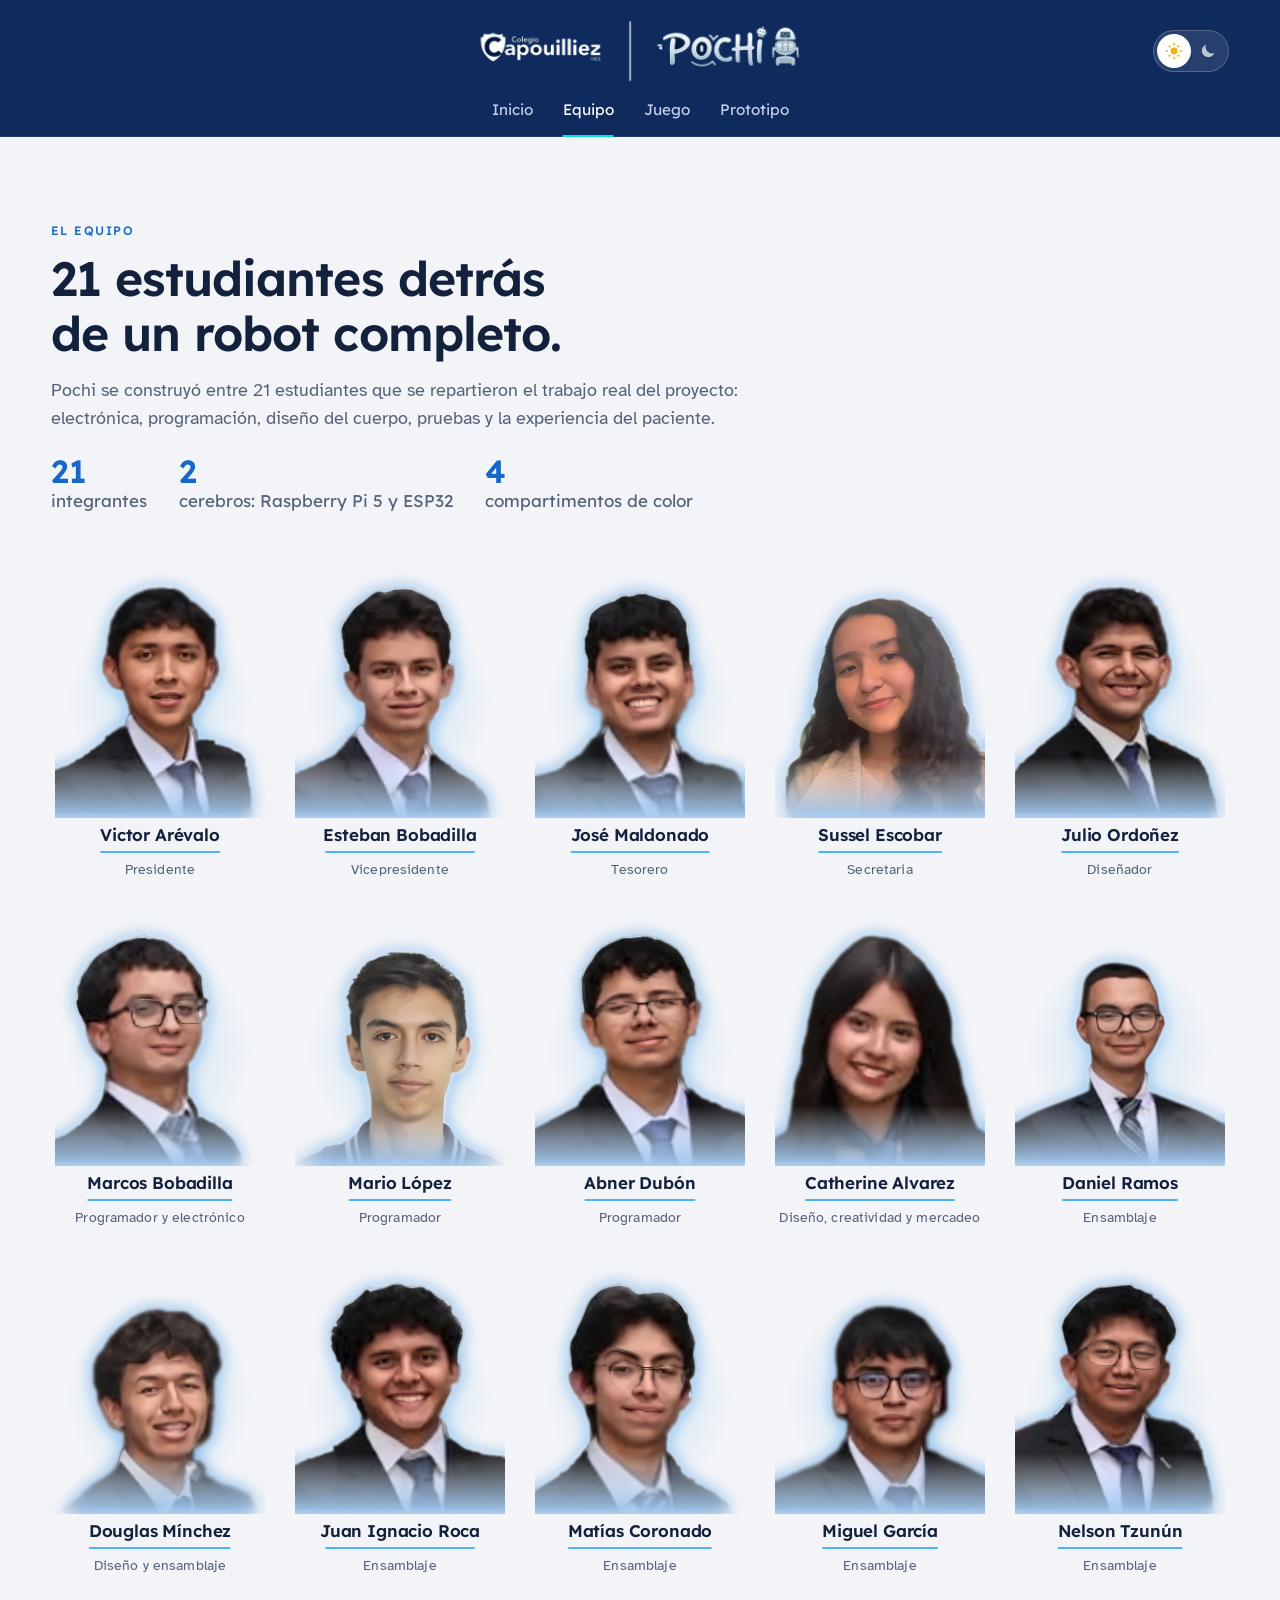
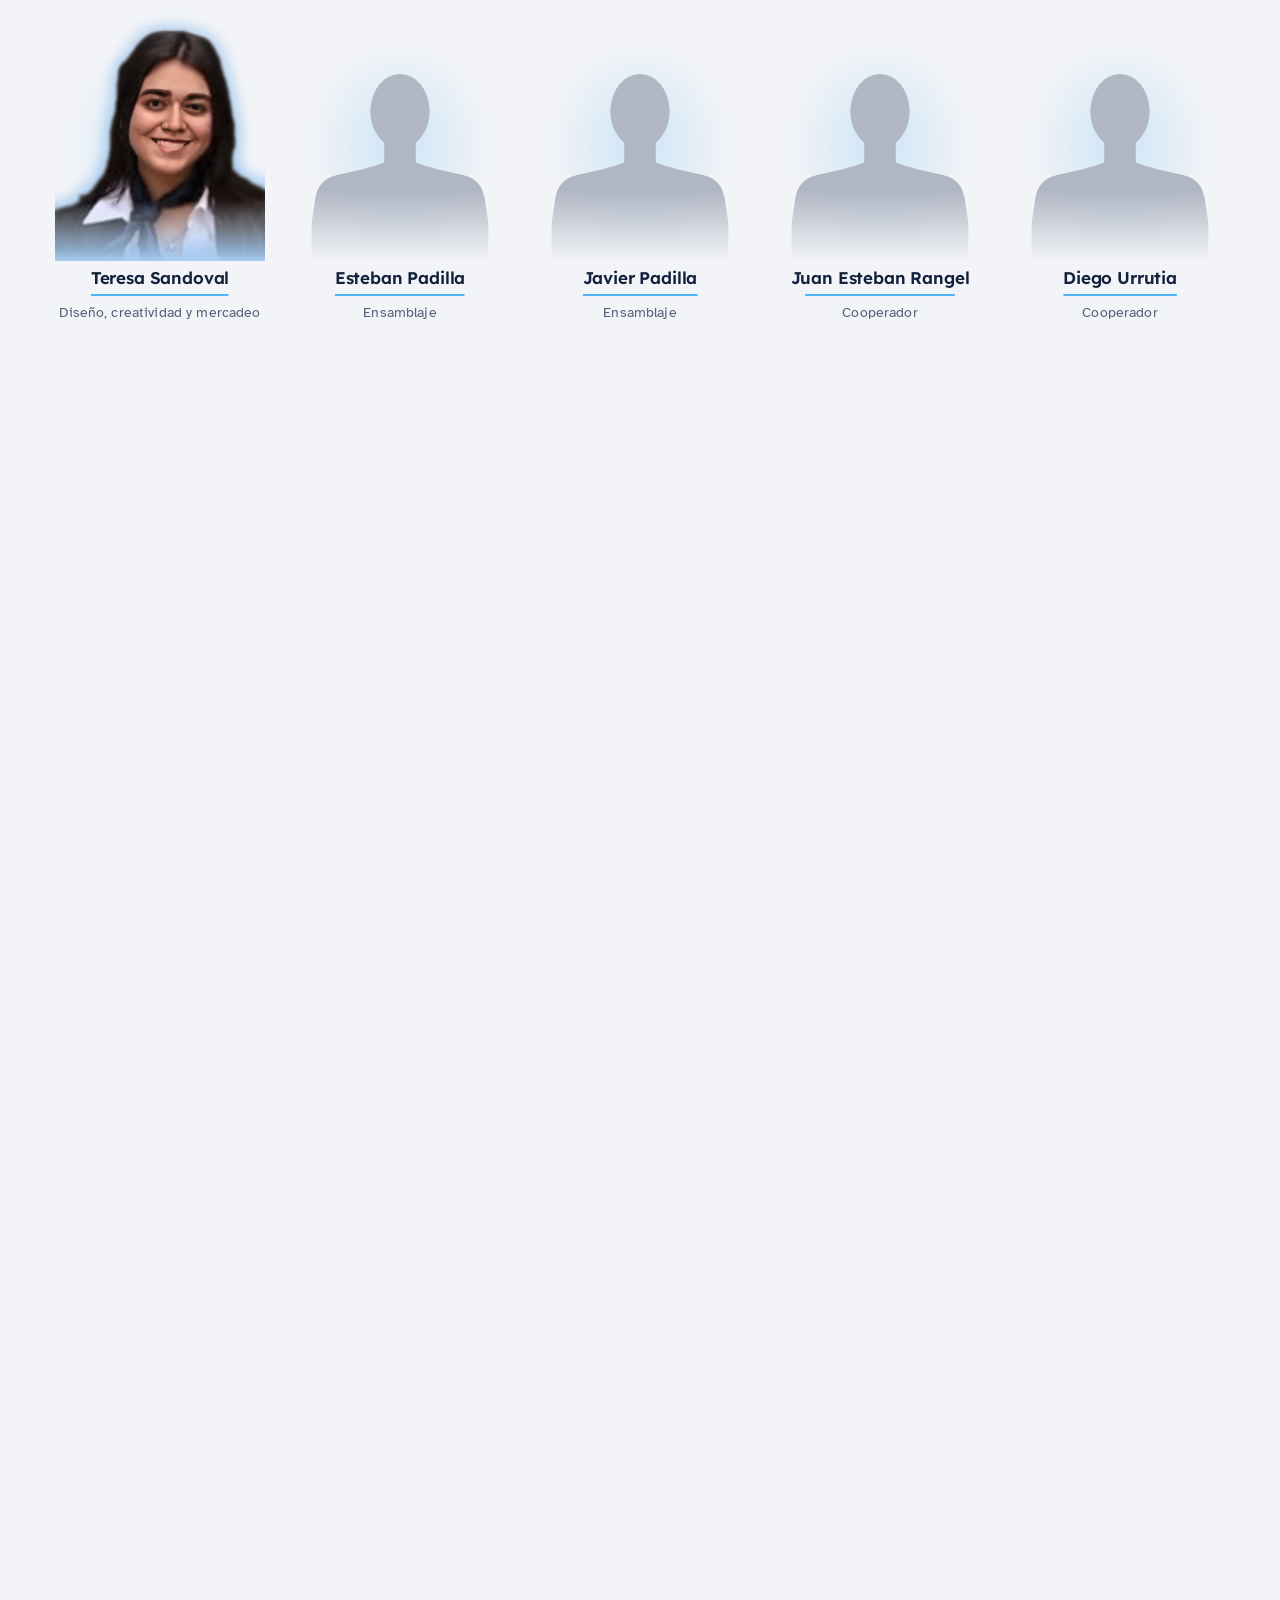
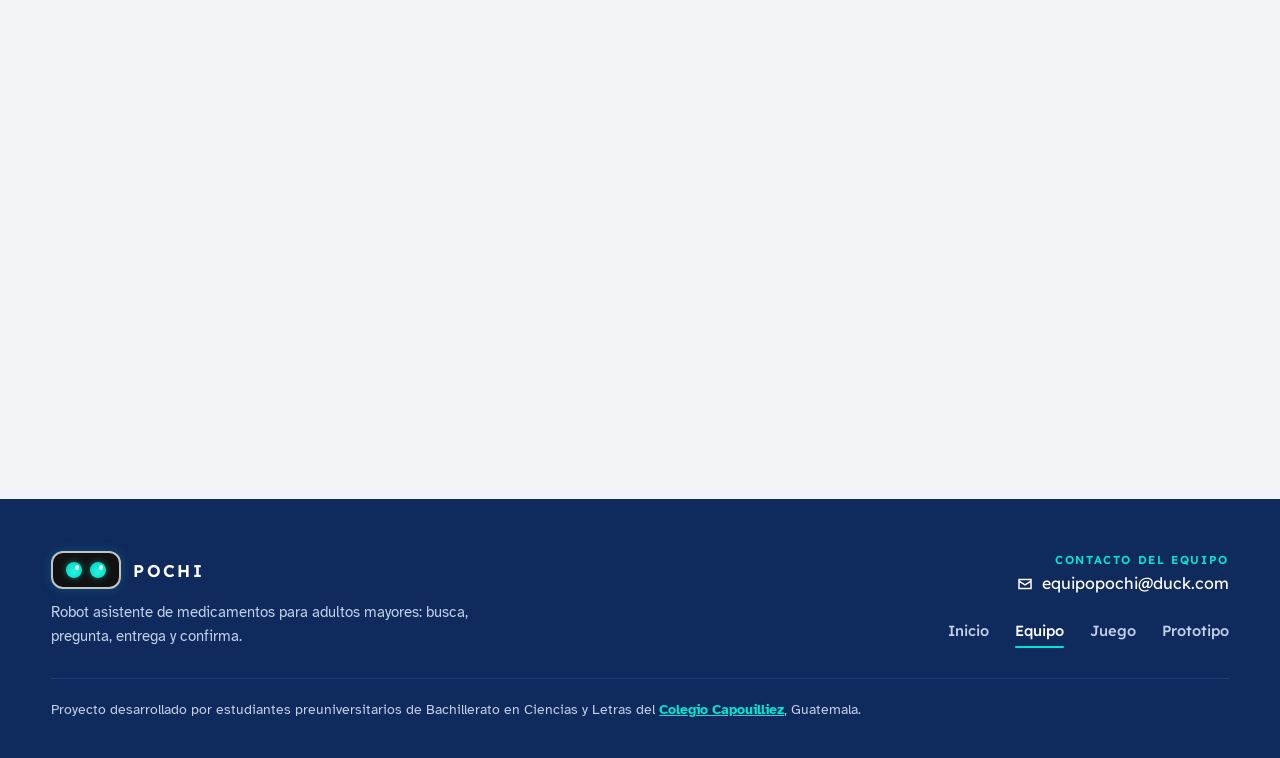
<file: equipo.html>
<!doctype html>
<html lang="es">
<head>
<meta charset="utf-8">
<meta name="viewport" content="width=device-width, initial-scale=1, viewport-fit=cover">
<meta name="claude:viewport-fit-sides" content="cover">
<title>Equipo — Pochi</title>
<script>
/* Modo sol/luna guardado: se aplica antes de pintar para que no parpadee. */
(function(){ var m = 'sol'; try{ m = localStorage.getItem('pochi_modo') || 'sol'; }catch(e){}
  document.documentElement.setAttribute('data-modo', m === 'luna' ? 'luna' : 'sol');
  document.documentElement.classList.add('js'); })();
</script>
<meta name="description" content="El equipo de estudiantes detrás de Pochi.">
<meta name="theme-color" content="#0f2a5c">
<link rel="preconnect" href="https://fonts.googleapis.com">
<link rel="preconnect" href="https://fonts.gstatic.com" crossorigin>
<link rel="stylesheet" href="https://fonts.googleapis.com/css2?family=Atkinson+Hyperlegible:ital,wght@0,400;0,700;1,400&family=JetBrains+Mono:wght@500;700&family=Lexend:wght@400;500;600;700&display=swap">
<link rel="stylesheet" href="css/comun.css">
<link rel="stylesheet" href="css/equipo.css">
</head>
<body>

<header class="site">
  <div class="nav-row">
    <a href="index.html#intro" class="brand" data-intro aria-label="Inicio: Colegio Capouilliez y Pochi">
      <img src="Recursos/logo_header.png" alt="Colegio Capouilliez | Pochi" width="663" height="128">
    </a>
    <nav class="links" id="navLinks" aria-label="Principal"><a href="index.html">Inicio</a><a href="equipo.html" aria-current="page">Equipo</a><a href="juego.html">Juego</a><a href="prototipo.html">Prototipo</a></nav>
    <div class="nav-tools">
      <button class="mode-toggle" id="modeToggle" type="button" aria-pressed="false" aria-label="Cambiar a modo luna" title="Cambiar a modo luna">
        <span class="knob" aria-hidden="true"></span>
        <span class="ico sun" aria-hidden="true"><svg viewBox="0 0 24 24"><circle cx="12" cy="12" r="4.6"/><path d="M11 1h2v3.2h-2zM11 19.8h2V23h-2zM1 11h3.2v2H1zM19.8 11H23v2h-3.2zM4.1 5.5l1.4-1.4 2.3 2.3-1.4 1.4zM16.2 17.6l1.4-1.4 2.3 2.3-1.4 1.4zM4.1 18.5l2.3-2.3 1.4 1.4-2.3 2.3zM16.2 6.4l2.3-2.3 1.4 1.4-2.3 2.3z"/></svg></span>
        <span class="ico moon" aria-hidden="true"><svg viewBox="0 0 24 24"><path d="M20.5 14.6A8.5 8.5 0 0 1 9.4 3.5a8.6 8.6 0 1 0 11.1 11.1z"/></svg></span>
      </button>
      <button class="nav-toggle" id="navToggle" type="button" aria-expanded="false" aria-controls="navLinks" aria-label="Abrir menú"><span></span><span></span><span></span></button>
    </div>
  </div>
</header>
<main id="contenido">
<div class="wrap">
  <section class="page-head">
    <div class="reveal">
      <span class="eyebrow">El equipo</span>
      <h1>21 estudiantes detrás de un robot completo.</h1>
      <p class="lead">Pochi se construyó entre 21 estudiantes que se repartieron el trabajo real del proyecto: electrónica, programación, diseño del cuerpo, pruebas y la experiencia del paciente.</p>
      <div class="team-stats"><span><b>21</b>integrantes</span><span><b>2</b>cerebros: Raspberry Pi 5 y ESP32</span><span><b>4</b>compartimentos de color</span></div>
    </div>
  </section>

  <section class="section tight" style="padding-top:0" aria-label="Integrantes">
    <div class="team-grid"><article class="member reveal"><figure class="m-photo"><img src="Recursos/fotos/victor_arevalo.png" alt="Foto de Victor Arévalo" width="440" height="528" loading="lazy"></figure><h3 class="member-name">Victor Arévalo</h3><span class="member-role">Presidente</span></article><article class="member reveal"><figure class="m-photo"><img src="Recursos/fotos/esteban_bobadilla.png" alt="Foto de Esteban Bobadilla" width="440" height="528" loading="lazy"></figure><h3 class="member-name">Esteban Bobadilla</h3><span class="member-role">Vicepresidente</span></article><article class="member reveal"><figure class="m-photo"><img src="Recursos/fotos/jose_maldonado.png" alt="Foto de José Maldonado" width="440" height="528" loading="lazy"></figure><h3 class="member-name">José Maldonado</h3><span class="member-role">Tesorero</span></article><article class="member reveal"><figure class="m-photo"><img src="Recursos/fotos/sussel_escobar.png" alt="Foto de Sussel Escobar" width="440" height="528" loading="lazy"></figure><h3 class="member-name">Sussel Escobar</h3><span class="member-role">Secretaria</span></article><article class="member reveal"><figure class="m-photo"><img src="Recursos/fotos/julio_ordonez.png" alt="Foto de Julio Ordoñez" width="440" height="528" loading="lazy"></figure><h3 class="member-name">Julio Ordoñez</h3><span class="member-role">Diseñador</span></article><article class="member reveal"><figure class="m-photo"><img src="Recursos/fotos/marcos_bobadilla.png" alt="Foto de Marcos Bobadilla" width="440" height="528" loading="lazy"></figure><h3 class="member-name">Marcos Bobadilla</h3><span class="member-role">Programador y electrónico</span></article><article class="member reveal"><figure class="m-photo"><img src="Recursos/fotos/mario_lopez.png" alt="Foto de Mario López" width="440" height="528" loading="lazy"></figure><h3 class="member-name">Mario López</h3><span class="member-role">Programador</span></article><article class="member reveal"><figure class="m-photo"><img src="Recursos/fotos/abner_dubon.png" alt="Foto de Abner Dubón" width="440" height="528" loading="lazy"></figure><h3 class="member-name">Abner Dubón</h3><span class="member-role">Programador</span></article><article class="member reveal"><figure class="m-photo"><img src="Recursos/fotos/catherine_alvarez.png" alt="Foto de Catherine Alvarez" width="440" height="528" loading="lazy"></figure><h3 class="member-name">Catherine Alvarez</h3><span class="member-role">Diseño, creatividad y mercadeo</span></article><article class="member reveal"><figure class="m-photo"><img src="Recursos/fotos/daniel_ramos.png" alt="Foto de Daniel Ramos" width="440" height="528" loading="lazy"></figure><h3 class="member-name">Daniel Ramos</h3><span class="member-role">Ensamblaje</span></article><article class="member reveal"><figure class="m-photo"><img src="Recursos/fotos/douglas_minchez.png" alt="Foto de Douglas Mínchez" width="440" height="528" loading="lazy"></figure><h3 class="member-name">Douglas Mínchez</h3><span class="member-role">Diseño y ensamblaje</span></article><article class="member reveal"><figure class="m-photo"><img src="Recursos/fotos/juan_ignacio_roca.png" alt="Foto de Juan Ignacio Roca" width="440" height="528" loading="lazy"></figure><h3 class="member-name">Juan Ignacio Roca</h3><span class="member-role">Ensamblaje</span></article><article class="member reveal"><figure class="m-photo"><img src="Recursos/fotos/matias_coronado.png" alt="Foto de Matías Coronado" width="440" height="528" loading="lazy"></figure><h3 class="member-name">Matías Coronado</h3><span class="member-role">Ensamblaje</span></article><article class="member reveal"><figure class="m-photo"><img src="Recursos/fotos/miguel_garcia.png" alt="Foto de Miguel García" width="440" height="528" loading="lazy"></figure><h3 class="member-name">Miguel García</h3><span class="member-role">Ensamblaje</span></article><article class="member reveal"><figure class="m-photo"><img src="Recursos/fotos/nelson_tzunun.png" alt="Foto de Nelson Tzunún" width="440" height="528" loading="lazy"></figure><h3 class="member-name">Nelson Tzunún</h3><span class="member-role">Ensamblaje</span></article><article class="member reveal"><figure class="m-photo"><img src="Recursos/fotos/teresa_sandoval.png" alt="Foto de Teresa Sandoval" width="440" height="528" loading="lazy"></figure><h3 class="member-name">Teresa Sandoval</h3><span class="member-role">Diseño, creatividad y mercadeo</span></article><article class="member reveal"><figure class="m-photo m-sil"><svg viewBox="0 0 440 528" aria-hidden="true"><defs><linearGradient id="sf1" x1="0" y1="0" x2="0" y2="1"><stop offset=".72" stop-color="#fff"/><stop offset="1" stop-color="#fff" stop-opacity="0"/></linearGradient><mask id="sm1"><rect width="440" height="528" fill="url(#sf1)"/></mask></defs><g mask="url(#sm1)"><ellipse cx="220" cy="214" rx="62" ry="78"/><path d="M187 270H253V322C283 332 315 340 345 346C379 353 391 368 397 394L405 448V528H35V448L43 394C49 368 61 353 95 346C125 340 157 332 187 322Z"/></g></svg></figure><h3 class="member-name">Esteban Padilla</h3><span class="member-role">Ensamblaje</span></article><article class="member reveal"><figure class="m-photo m-sil"><svg viewBox="0 0 440 528" aria-hidden="true"><defs><linearGradient id="sf2" x1="0" y1="0" x2="0" y2="1"><stop offset=".72" stop-color="#fff"/><stop offset="1" stop-color="#fff" stop-opacity="0"/></linearGradient><mask id="sm2"><rect width="440" height="528" fill="url(#sf2)"/></mask></defs><g mask="url(#sm2)"><ellipse cx="220" cy="214" rx="62" ry="78"/><path d="M187 270H253V322C283 332 315 340 345 346C379 353 391 368 397 394L405 448V528H35V448L43 394C49 368 61 353 95 346C125 340 157 332 187 322Z"/></g></svg></figure><h3 class="member-name">Javier Padilla</h3><span class="member-role">Ensamblaje</span></article><article class="member reveal"><figure class="m-photo m-sil"><svg viewBox="0 0 440 528" aria-hidden="true"><defs><linearGradient id="sf3" x1="0" y1="0" x2="0" y2="1"><stop offset=".72" stop-color="#fff"/><stop offset="1" stop-color="#fff" stop-opacity="0"/></linearGradient><mask id="sm3"><rect width="440" height="528" fill="url(#sf3)"/></mask></defs><g mask="url(#sm3)"><ellipse cx="220" cy="214" rx="62" ry="78"/><path d="M187 270H253V322C283 332 315 340 345 346C379 353 391 368 397 394L405 448V528H35V448L43 394C49 368 61 353 95 346C125 340 157 332 187 322Z"/></g></svg></figure><h3 class="member-name">Juan Esteban Rangel</h3><span class="member-role">Cooperador</span></article><article class="member reveal"><figure class="m-photo m-sil"><svg viewBox="0 0 440 528" aria-hidden="true"><defs><linearGradient id="sf4" x1="0" y1="0" x2="0" y2="1"><stop offset=".72" stop-color="#fff"/><stop offset="1" stop-color="#fff" stop-opacity="0"/></linearGradient><mask id="sm4"><rect width="440" height="528" fill="url(#sf4)"/></mask></defs><g mask="url(#sm4)"><ellipse cx="220" cy="214" rx="62" ry="78"/><path d="M187 270H253V322C283 332 315 340 345 346C379 353 391 368 397 394L405 448V528H35V448L43 394C49 368 61 353 95 346C125 340 157 332 187 322Z"/></g></svg></figure><h3 class="member-name">Diego Urrutia</h3><span class="member-role">Cooperador</span></article><article class="member reveal"><figure class="m-photo m-sil"><svg viewBox="0 0 440 528" aria-hidden="true"><defs><linearGradient id="sf5" x1="0" y1="0" x2="0" y2="1"><stop offset=".72" stop-color="#fff"/><stop offset="1" stop-color="#fff" stop-opacity="0"/></linearGradient><mask id="sm5"><rect width="440" height="528" fill="url(#sf5)"/></mask></defs><g mask="url(#sm5)"><ellipse cx="220" cy="214" rx="62" ry="78"/><path d="M187 270H253V322C283 332 315 340 345 346C379 353 391 368 397 394L405 448V528H35V448L43 394C49 368 61 353 95 346C125 340 157 332 187 322Z"/></g></svg></figure><h3 class="member-name">Luis Tzul</h3><span class="member-role">Cooperador</span></article></div>
  </section>

  <section class="section tight" aria-labelledby="t-por-que">
    <div class="card pad why reveal">
      <span class="eyes eyes-md"><span class="eye"><i></i></span><span class="eye"><i></i></span></span>
      <figure class="quote">
        <span class="eyebrow" id="t-por-que">La frase que nos caracteriza</span>
        <blockquote>“Ninguno de nosotros es tan inteligente como todos nosotros juntos.”</blockquote>
        <figcaption>— Ken Blanchard</figcaption>
      </figure>
    </div>
  </section>

  <section class="section tight" aria-labelledby="t-colegio">
    <div class="capo reveal">
      <div class="capo-logo"><img src="Recursos/logo_colegio.png" alt="Colegio Capouilliez, fundado en 1923" width="377" height="105" loading="lazy"></div>
      <div class="capo-text">
        <span class="capo-kicker">Bachillerato en Ciencias y Letras</span>
        <h2 id="t-colegio">Somos preuniversitarios de Bachillerato en Ciencias y Letras del <span>Colegio Capouilliez</span></h2>
        <p>El colegio nos prepara adecuadamente para la evolución digital. Pochi es prueba de ello: lo diseñamos, construimos y programamos nosotros, como un proyecto de ingeniería real.</p>
        <a class="btn capo-btn" href="https://www.capouilliez.edu.gt" target="_blank" rel="noopener">Visitar el sitio del colegio <svg viewBox="0 0 24 24" aria-hidden="true"><path d="M13.2 5.3 19.9 12l-6.7 6.7-1.4-1.4 4.3-4.3H4v-2h12.1l-4.3-4.3z"/></svg></a>
      </div>
    </div>
  </section>

  <section class="section tight" aria-label="Más sobre Pochi">
    <div class="next-grid"><a class="card next-card reveal" href="index.html"><span class="kicker">Inicio</span><h3>Qué es Pochi</h3><p>El resumen del proyecto en un minuto.</p><span class="go">Ir al inicio →</span></a><a class="card next-card reveal" href="prototipo.html"><span class="kicker">Prototipo</span><h3>Cómo está construido</h3><p>Arquitectura, hardware, la interfaz real y los videos técnicos.</p><span class="go">Ver el prototipo →</span></a><a class="card next-card reveal" href="juego.html"><span class="kicker">Juego</span><h3>El reto completo: 5 laberintos</h3><p>Más grandes, más engañosos y con niebla en los últimos niveles.</p><span class="go">Jugar →</span></a></div>
  </section>
</div>
</main>
<footer class="site-foot">
  <div class="foot-inner">
    <div class="foot-brand">
      <div class="row"><span class="eye-screen"><span class="eyes eyes-sm"><span class="eye"><i></i></span><span class="eye"><i></i></span></span></span>POCHI</div>
      <p>Robot asistente de medicamentos para adultos mayores: busca, pregunta, entrega y confirma.</p>
    </div>
    <div class="foot-side">
      <div class="foot-contact"><span class="foot-label">Contacto del equipo</span><a class="foot-mail" href="mailto:equipopochi@duck.com"><svg viewBox="0 0 24 24" aria-hidden="true"><path d="M3 5h18v14H3zm2 2v.5l7 4.5 7-4.5V7zm0 2.9V17h14V9.9l-7 4.5z"/></svg><span>equipopochi@duck.com</span></a></div>
      <nav class="foot-links" aria-label="Pie de página"><a href="index.html">Inicio</a><a href="equipo.html" aria-current="page">Equipo</a><a href="juego.html">Juego</a><a href="prototipo.html">Prototipo</a></nav>
    </div>
    <p class="foot-school">Proyecto desarrollado por estudiantes preuniversitarios de Bachillerato en Ciencias y Letras del <a href="https://www.capouilliez.edu.gt" target="_blank" rel="noopener">Colegio Capouilliez</a>, Guatemala.</p>
  </div>
</footer>
<script>
/* ==================================================================
   JS común de todas las páginas: modo sol/luna, menú móvil, header
   que se encoge al bajar, botones que marcan el clic,
   efecto de escala al hacer scroll y reproductores de video.
   ================================================================== */
(function(){
  'use strict';
  var reduceMotion = !!(window.matchMedia && window.matchMedia('(prefers-reduced-motion: reduce)').matches);

  /* ---------- modo sol / luna ----------
     El modo se aplica antes de pintar (script en <head>); aquí solo se
     cambia y se guarda para que se mantenga en todas las páginas. */
  var modeBtn = document.getElementById('modeToggle');
  function paintModeBtn(){
    if(!modeBtn){ return; }
    var luna = document.documentElement.getAttribute('data-modo') === 'luna';
    modeBtn.setAttribute('aria-pressed', luna ? 'true' : 'false');
    modeBtn.setAttribute('aria-label', luna ? 'Modo luna activo. Cambiar a modo sol' : 'Modo sol activo. Cambiar a modo luna');
    modeBtn.setAttribute('title', luna ? 'Cambiar a modo sol' : 'Cambiar a modo luna');
  }
  if(modeBtn){
    paintModeBtn();
    modeBtn.addEventListener('click', function(){
      var luna = document.documentElement.getAttribute('data-modo') !== 'luna';
      document.documentElement.setAttribute('data-modo', luna ? 'luna' : 'sol');
      try{ localStorage.setItem('pochi_modo', luna ? 'luna' : 'sol'); }catch(e){}
      paintModeBtn();
    });
  }

  /* ---------- botones: el clic deja marcado el color un momento ---------- */
  document.addEventListener('click', function(e){
    var b = e.target.closest ? e.target.closest('.btn') : null;
    if(!b){ return; }
    b.classList.add('pressed');
    setTimeout(function(){ b.classList.remove('pressed'); }, 450);
  }, true);

  /* ---------- menú móvil ---------- */
  var toggle = document.getElementById('navToggle');
  var links = document.getElementById('navLinks');
  function closeMenu(){
    if(links){ links.classList.remove('open'); }
    if(toggle){ toggle.setAttribute('aria-expanded','false'); }
  }
  if(toggle && links){
    toggle.addEventListener('click', function(){
      var open = links.classList.toggle('open');
      toggle.setAttribute('aria-expanded', open ? 'true' : 'false');
    });
    document.addEventListener('keydown', function(e){ if(e.key === 'Escape'){ closeMenu(); } });
  }

  /* ---------- header: grande arriba, se encoge al bajar ---------- */
  var hdr = document.querySelector('header.site');
  if(hdr){
    var setHdr = function(){
      var y = window.pageYOffset || 0;
      if(y > 24){ hdr.classList.add('compact'); } else if(y < 8){ hdr.classList.remove('compact'); }
    };
    window.addEventListener('scroll', setHdr, { passive:true });
    setHdr();
  }

  /* ---------- logo del header ----------
     Lleva al inicio y reproduce la pantalla de carga de los ojos.
     Los demás enlaces navegan normal, sin animación. */
  document.addEventListener('click', function(e){
    if(e.defaultPrevented || e.button !== 0 || e.metaKey || e.ctrlKey || e.shiftKey || e.altKey){ return; }
    var a = e.target.closest ? e.target.closest('a[data-intro]') : null;
    if(!a){ return; }
    closeMenu();
    if(typeof window.pochiIntro === 'function'){
      e.preventDefault();
      window.pochiIntro(); // ya estamos en el inicio: se reproduce aquí mismo
    } else {
      try{ sessionStorage.setItem('pochi_intro','1'); }catch(err){}
    }
  });

  /* ---------- animación al hacer scroll ----------
     Cada bloque .reveal aparece deslizándose hacia arriba al entrar en
     la pantalla. Los que entran juntos salen uno tras otro. Si un
     bloque vuelve a quedar por debajo de la pantalla, se "rearma" para
     repetir la animación la próxima vez que se baje. */
  var root = document.documentElement;
  function startReveal(){
    var items = [].slice.call(document.querySelectorAll('.reveal'));
    if(!items.length){ return; }
    if(!('IntersectionObserver' in window)){
      items.forEach(function(el){ el.classList.add('in'); });
      return;
    }
    /* de dónde entra cada bloque: los títulos desde la izquierda, lo que
       ocupa media pantalla desde su lado, la línea del colegio desde
       arriba y lo ancho desde abajo. Se puede forzar con data-from. */
    var vw = window.innerWidth || 1;
    items.forEach(function(el){
      if(el.hasAttribute('data-from')){ return; }
      var r = el.getBoundingClientRect(), from = 'bottom';
      if(el.querySelector('.eyebrow, h1') && !el.classList.contains('card')){ from = 'left'; }
      else if(el.classList.contains('school') || el.classList.contains('team-cta')){ from = 'top'; }
      else if(r.width > 0 && r.width < vw * 0.6){ from = (r.left + r.width / 2) < vw / 2 ? 'left' : 'right'; }
      el.setAttribute('data-from', from);
    });
    var io = new IntersectionObserver(function(entries){
      var entering = [];
      entries.forEach(function(en){
        if(en.isIntersecting){ entering.push(en); }
        else if(en.boundingClientRect.top > (en.rootBounds ? en.rootBounds.bottom : window.innerHeight)){
          en.target.classList.remove('in'); // quedó abajo: se repetirá al volver
        }
      });
      entering.sort(function(x, y){ return (x.boundingClientRect.top - y.boundingClientRect.top) || (x.boundingClientRect.left - y.boundingClientRect.left); });
      entering.forEach(function(en, i){
        if(en.target.classList.contains('in')){ return; }
        en.target.style.setProperty('--rd', Math.min(i * 0.12, 0.6).toFixed(2) + 's');
        en.target.classList.add('in');
      });
    }, { threshold:0.08, rootMargin:'0px 0px -6% 0px' });
    items.forEach(function(el){ io.observe(el); });
  }
  if(root.classList.contains('play-intro')){
    window.addEventListener('pochi:intro-fin', startReveal, { once:true });
  } else {
    startReveal();
  }

  /* ---------- reproductores de video (azul y blanco) ----------
     <div class="player" data-src="Recursos/video.mp4" data-title="..."></div>
     Si el archivo todavía no está en Recursos/, se muestra cuál falta. */
  var ICON_PLAY = '<svg class="i-play" viewBox="0 0 24 24" aria-hidden="true"><path d="M8 5.5v13l11-6.5z"/></svg>';
  var ICON_PAUSE = '<svg class="i-pause" viewBox="0 0 24 24" aria-hidden="true"><path d="M7 5h4v14H7zM13 5h4v14h-4z"/></svg>';
  var ICON_FULL = '<svg viewBox="0 0 24 24" aria-hidden="true"><path d="M4 9V4h5v2H6v3zm10-5h6v5h-2V6h-4zM4 15h2v3h3v2H4zm14 3v-3h2v5h-5v-2z"/></svg>';
  function fmt(s){ if(!isFinite(s)){ s = 0; } var m = Math.floor(s / 60), r = Math.floor(s % 60); return m + ':' + (r < 10 ? '0' : '') + r; }

  [].forEach.call(document.querySelectorAll('.player'), function(p){
    var src = p.getAttribute('data-src') || '';
    var poster = p.getAttribute('data-poster') || '';
    var title = p.getAttribute('data-title') || 'Video';
    p.innerHTML =
      '<video playsinline preload="metadata"></video>' +
      '<button class="p-big" type="button" aria-label="Reproducir: ' + title + '">' + ICON_PLAY + '</button>' +
      '<div class="p-bar">' +
        '<button class="p-play" type="button" aria-label="Reproducir o pausar">' + ICON_PLAY + ICON_PAUSE + '</button>' +
        '<div class="p-track" role="slider" tabindex="0" aria-label="Progreso del video" aria-valuemin="0" aria-valuemax="100" aria-valuenow="0"><i></i></div>' +
        '<span class="p-time">0:00 / 0:00</span>' +
        '<button class="p-full" type="button" aria-label="Pantalla completa">' + ICON_FULL + '</button>' +
      '</div>' +
      '<div class="p-missing"><div class="eyes eyes-md"><span class="eye"><i></i></span><span class="eye"><i></i></span></div>' +
        '<strong>' + title + '</strong><span>Video pendiente, va en:</span><code>' + (src || 'Recursos/…') + '</code></div>';

    var v = p.querySelector('video');
    var fill = p.querySelector('.p-track i');
    var track = p.querySelector('.p-track');
    var time = p.querySelector('.p-time');
    var markMissing = function(){ p.classList.add('missing'); };

    if(!src){ markMissing(); return; }
    if(poster){ v.setAttribute('poster', poster); }
    var source = document.createElement('source');
    source.src = src;
    source.addEventListener('error', markMissing);
    v.addEventListener('error', markMissing);
    v.appendChild(source);

    var toggle = function(){
      if(v.paused){ var pr = v.play(); if(pr && pr.catch){ pr.catch(function(){}); } }
      else { v.pause(); }
    };
    p.querySelector('.p-big').addEventListener('click', toggle);
    p.querySelector('.p-play').addEventListener('click', toggle);
    v.addEventListener('click', toggle);
    v.addEventListener('play', function(){ p.classList.add('playing'); });
    v.addEventListener('pause', function(){ p.classList.remove('playing'); });
    v.addEventListener('ended', function(){ p.classList.remove('playing'); });
    var paint = function(){
      var pct = v.duration ? (v.currentTime / v.duration) * 100 : 0;
      fill.style.width = pct + '%';
      track.setAttribute('aria-valuenow', Math.round(pct));
      time.textContent = fmt(v.currentTime) + ' / ' + fmt(v.duration);
    };
    v.addEventListener('timeupdate', paint);
    v.addEventListener('loadedmetadata', paint);
    track.addEventListener('click', function(e){
      var r = track.getBoundingClientRect();
      if(v.duration){ v.currentTime = Math.max(0, Math.min(1, (e.clientX - r.left) / r.width)) * v.duration; }
    });
    track.addEventListener('keydown', function(e){
      if(!v.duration){ return; }
      if(e.key === 'ArrowRight'){ v.currentTime = Math.min(v.duration, v.currentTime + 5); e.preventDefault(); }
      if(e.key === 'ArrowLeft'){ v.currentTime = Math.max(0, v.currentTime - 5); e.preventDefault(); }
    });
    p.querySelector('.p-full').addEventListener('click', function(){
      try{
        var req = p.requestFullscreen || p.webkitRequestFullscreen;
        if(req){ var r = req.call(p); if(r && r.catch){ r.catch(function(){ if(v.webkitEnterFullscreen){ v.webkitEnterFullscreen(); } }); } }
        else if(v.webkitEnterFullscreen){ v.webkitEnterFullscreen(); }
      }catch(err){}
    });
  });
})();

</script>

</body>
</html>
</file>
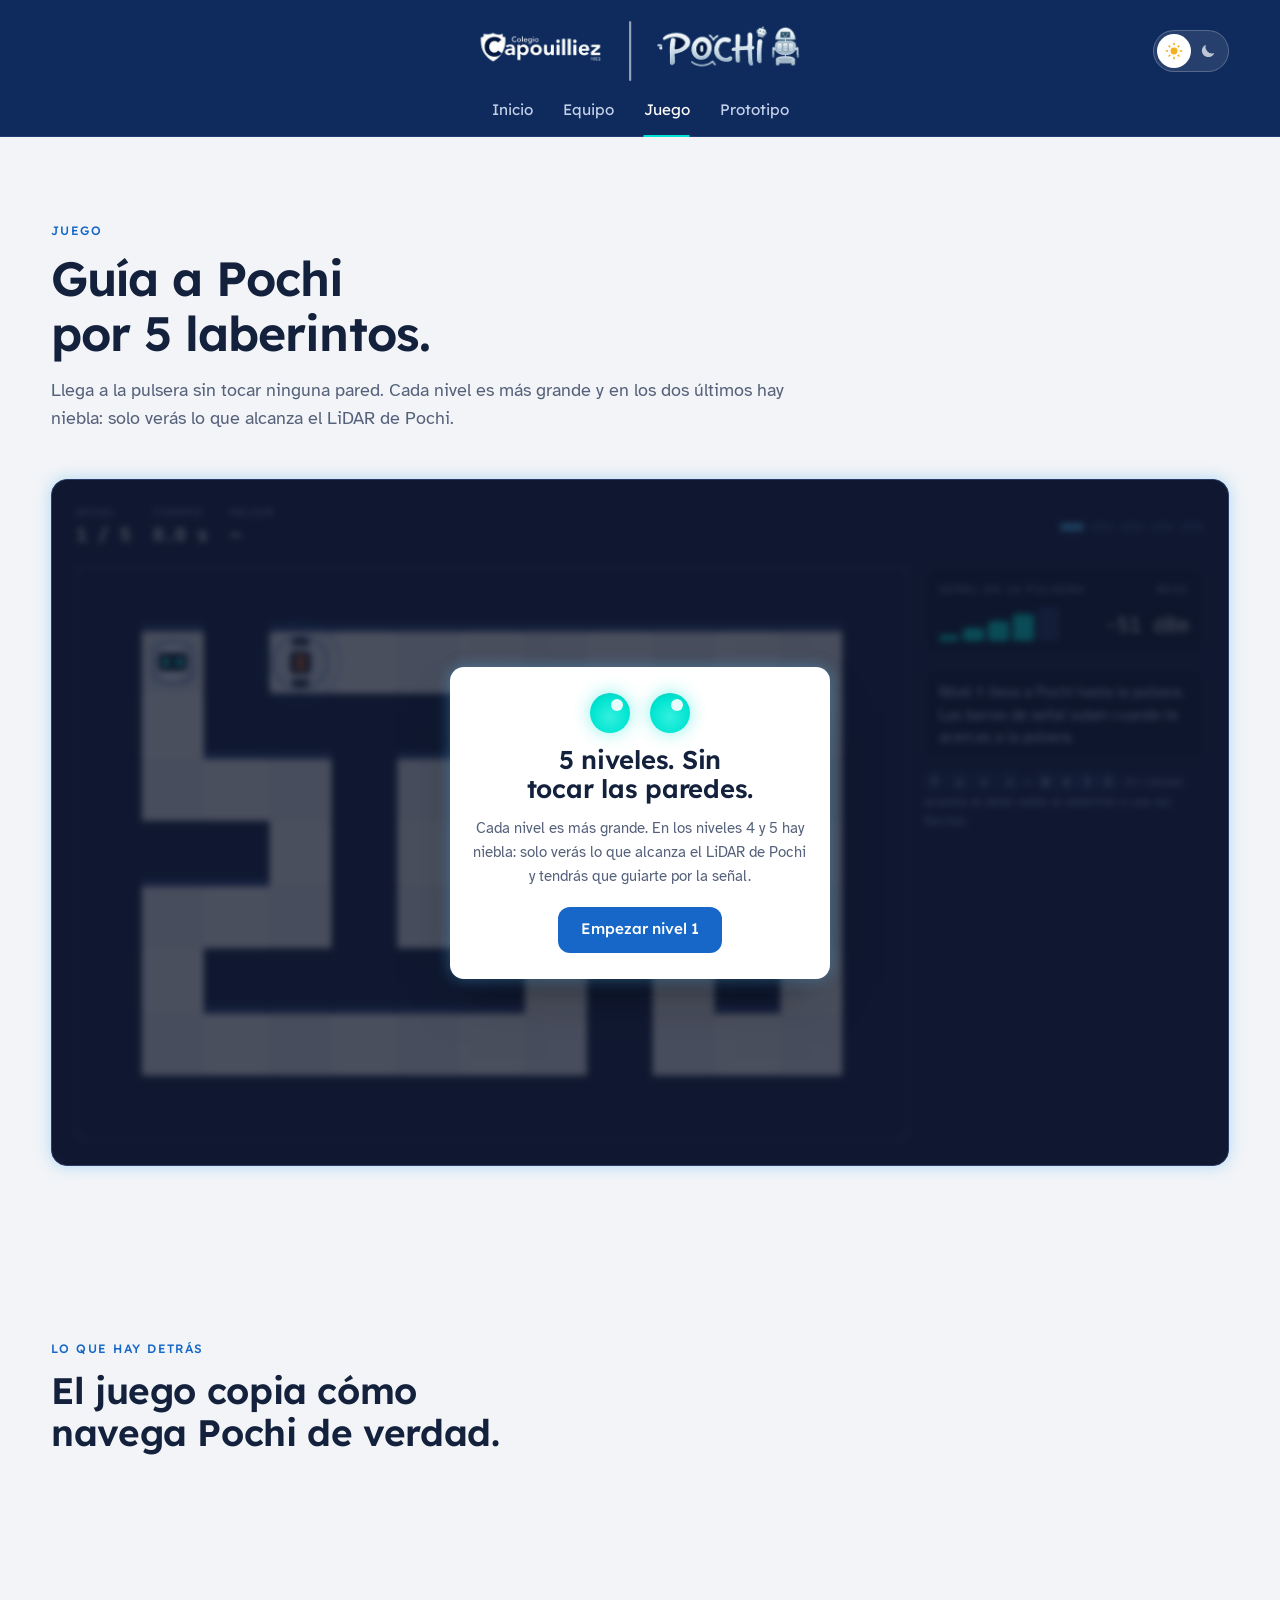
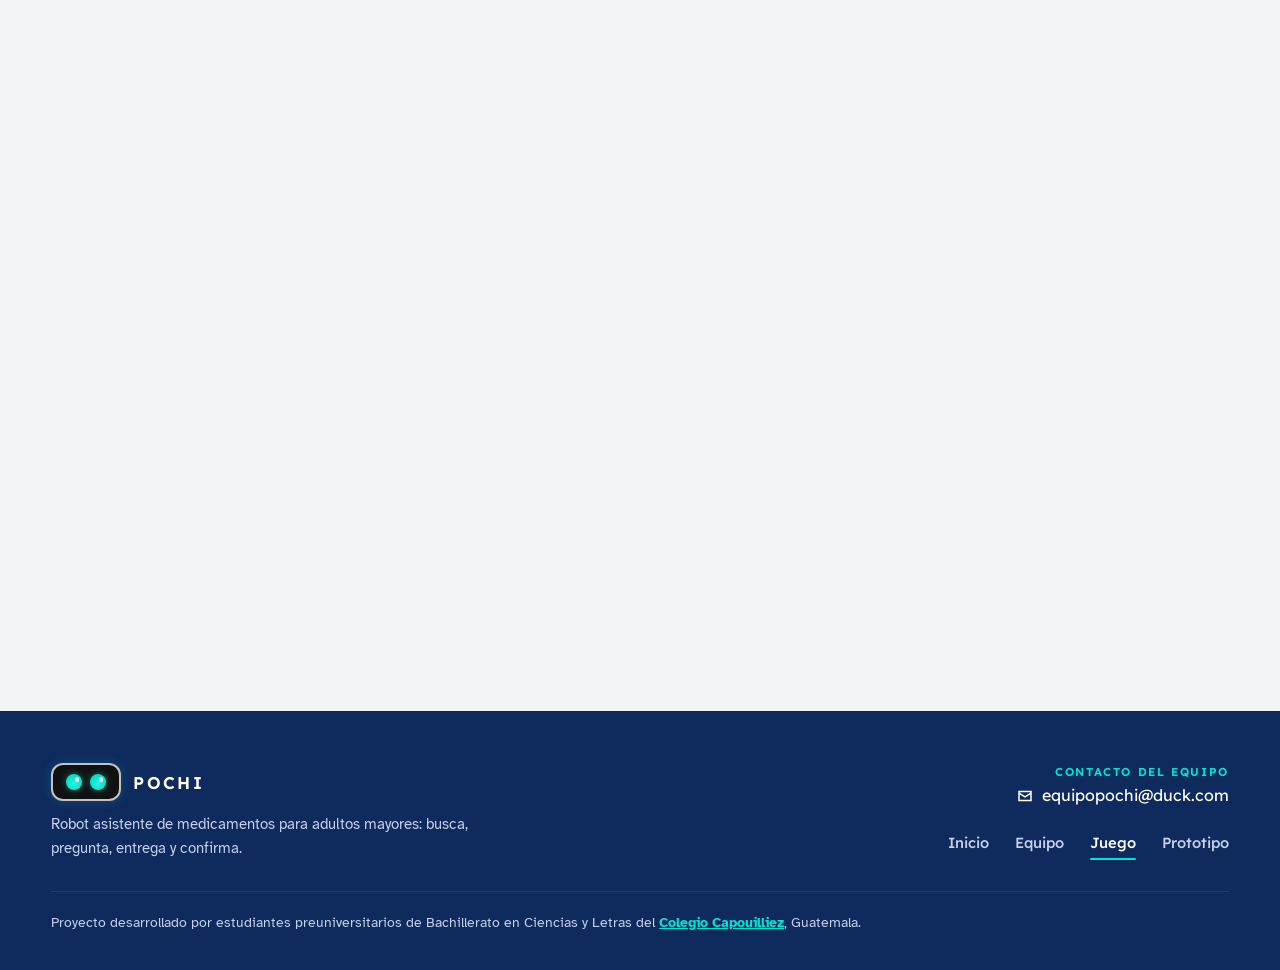
<file: juego.html>
<!doctype html>
<html lang="es">
<head>
<meta charset="utf-8">
<meta name="viewport" content="width=device-width, initial-scale=1, viewport-fit=cover">
<meta name="claude:viewport-fit-sides" content="cover">
<title>Juego — Pochi</title>
<script>
/* Modo sol/luna guardado: se aplica antes de pintar para que no parpadee. */
(function(){ var m = 'sol'; try{ m = localStorage.getItem('pochi_modo') || 'sol'; }catch(e){}
  document.documentElement.setAttribute('data-modo', m === 'luna' ? 'luna' : 'sol');
  document.documentElement.classList.add('js'); })();
</script>
<meta name="description" content="Guía a Pochi por 5 laberintos hasta la pulsera del paciente.">
<meta name="theme-color" content="#0f2a5c">
<link rel="preconnect" href="https://fonts.googleapis.com">
<link rel="preconnect" href="https://fonts.gstatic.com" crossorigin>
<link rel="stylesheet" href="https://fonts.googleapis.com/css2?family=Atkinson+Hyperlegible:ital,wght@0,400;0,700;1,400&family=JetBrains+Mono:wght@500;700&family=Lexend:wght@400;500;600;700&display=swap">
<link rel="stylesheet" href="css/comun.css">
<link rel="stylesheet" href="css/juego.css">
</head>
<body>

<header class="site">
  <div class="nav-row">
    <a href="index.html#intro" class="brand" data-intro aria-label="Inicio: Colegio Capouilliez y Pochi">
      <img src="Recursos/logo_header.png" alt="Colegio Capouilliez | Pochi" width="663" height="128">
    </a>
    <nav class="links" id="navLinks" aria-label="Principal"><a href="index.html">Inicio</a><a href="equipo.html">Equipo</a><a href="juego.html" aria-current="page">Juego</a><a href="prototipo.html">Prototipo</a></nav>
    <div class="nav-tools">
      <button class="mode-toggle" id="modeToggle" type="button" aria-pressed="false" aria-label="Cambiar a modo luna" title="Cambiar a modo luna">
        <span class="knob" aria-hidden="true"></span>
        <span class="ico sun" aria-hidden="true"><svg viewBox="0 0 24 24"><circle cx="12" cy="12" r="4.6"/><path d="M11 1h2v3.2h-2zM11 19.8h2V23h-2zM1 11h3.2v2H1zM19.8 11H23v2h-3.2zM4.1 5.5l1.4-1.4 2.3 2.3-1.4 1.4zM16.2 17.6l1.4-1.4 2.3 2.3-1.4 1.4zM4.1 18.5l2.3-2.3 1.4 1.4-2.3 2.3zM16.2 6.4l2.3-2.3 1.4 1.4-2.3 2.3z"/></svg></span>
        <span class="ico moon" aria-hidden="true"><svg viewBox="0 0 24 24"><path d="M20.5 14.6A8.5 8.5 0 0 1 9.4 3.5a8.6 8.6 0 1 0 11.1 11.1z"/></svg></span>
      </button>
      <button class="nav-toggle" id="navToggle" type="button" aria-expanded="false" aria-controls="navLinks" aria-label="Abrir menú"><span></span><span></span><span></span></button>
    </div>
  </div>
</header>
<main id="contenido">
<div class="wrap">
  <section class="page-head">
    <div class="reveal">
      <span class="eyebrow">Juego</span>
      <h1>Guía a Pochi por 5 laberintos.</h1>
      <p class="lead">Llega a la pulsera sin tocar ninguna pared. Cada nivel es más grande y en los dos últimos hay niebla: solo verás lo que alcanza el LiDAR de Pochi.</p>
    </div>
  </section>

  <section class="section tight" style="padding-top:0" aria-label="Juego">
    <div class="game reveal" id="fullGame">
  <div class="g-top">
    <div class="g-stats">
      <div class="g-stat"><span>Nivel</span><b data-g="level">1 / 5</b></div>
      <div class="g-stat"><span>Tiempo</span><b data-g="time">0.0 s</b></div>
      <div class="g-stat"><span>Mejor</span><b data-g="best">—</b></div>
    </div>
    <div class="g-pips" aria-hidden="true"><i></i><i></i><i></i><i></i><i></i></div>
  </div>
  <div class="g-body">
    <div class="g-stage"><canvas class="g-canvas" width="468" height="324" aria-label="Laberinto: lleva a Pochi hasta la pulsera sin tocar las paredes"></canvas></div>
    <div class="g-side">
      <div class="g-panel">
        <div class="g-label"><span>Señal de la pulsera</span><span>RSSI</span></div>
        <div class="sig"><div class="sig-bars weak"><i class="on"></i><i></i><i></i><i></i><i></i></div><span class="sig-dbm">−95 dBm</span></div>
      </div>
      <p class="g-msg" aria-live="polite"></p>
      <p class="g-help"><kbd>↑</kbd> <kbd>↓</kbd> <kbd>←</kbd> <kbd>→</kbd> o <kbd>W</kbd><kbd>A</kbd><kbd>S</kbd><kbd>D</kbd>. En celular: arrastra el dedo sobre el laberinto o usa las flechas.</p>
      <div class="dpad" aria-label="Control táctil"><button type="button" data-dir="up" aria-label="Arriba"><svg viewBox="0 0 24 24"><path d="M12 6l7 9H5z"/></svg></button><button type="button" data-dir="left" aria-label="Izquierda"><svg viewBox="0 0 24 24"><path d="M6 12l9-7v14z"/></svg></button><span class="dpad-c"><span class="eyes eyes-sm"><span class="eye"><i></i></span><span class="eye"><i></i></span></span></span><button type="button" data-dir="right" aria-label="Derecha"><svg viewBox="0 0 24 24"><path d="M18 12l-9 7V5z"/></svg></button><button type="button" data-dir="down" aria-label="Abajo"><svg viewBox="0 0 24 24"><path d="M12 18l-7-9h14z"/></svg></button></div>
    </div>
  </div>
  <div class="g-modal" hidden></div>
  <div class="celebrate" id="celebrate" hidden role="dialog" aria-labelledby="celeTitle">
  <canvas aria-hidden="true"></canvas>
  <div class="cele-card">
    <svg class="cele-pill" viewBox="-80 -80 160 160" aria-hidden="true">
      <g transform="rotate(-35)">
        <rect x="-62" y="-26" width="124" height="52" rx="26" fill="#f0a51c"/>
        <path d="M0 -21 H-36 A21 21 0 0 0 -36 21 H0 Z" fill="#f7c531"/>
        <path d="M0 -21 H36 A21 21 0 0 1 36 21 H0 Z" fill="#e53935"/>
        <rect x="30" y="-13" width="12" height="9" rx="4" fill="#ffffff"/>
      </g>
    </svg>
    <h2 id="celeTitle">¡Ganaste!</h2>
    <p class="cele-sub">Pochi entregó la pastilla en los 5 niveles. Tiempo total: <b data-c="time">0.0 s</b></p>
    <p class="cele-best" data-c="best"></p>
    <div class="cele-btns">
      <button class="btn btn-primary" type="button" data-c="again">Jugar de nuevo</button>
      <a class="btn btn-ghost" href="prototipo.html">Ver cómo funciona de verdad</a>
    </div>
  </div>
</div>
</div>
  </section>

  <section class="section tight" aria-labelledby="t-real">
    <div class="reveal">
      <span class="eyebrow">Lo que hay detrás</span>
      <h2 class="h2" id="t-real">El juego copia cómo navega Pochi de verdad.</h2>
    </div>
    <div class="explain-grid">
      <article class="card reveal"><span class="explain-ico"><svg viewBox="0 0 24 24" aria-hidden="true"><g fill="#00e5d1"><rect x="3" y="15" width="3" height="5" rx="1"/><rect x="8" y="11" width="3" height="9" rx="1"/><rect x="13" y="7" width="3" height="13" rx="1"/><rect x="18" y="3" width="3" height="17" rx="1"/></g></svg></span><h3>La señal</h3><p>La pulsera emite un anuncio Bluetooth cada 100 ms. Pochi no sabe dónde está, solo qué tan fuerte la escucha (RSSI, en dBm). Entre más cerca, menos negativo el número.</p></article>
      <article class="card reveal"><span class="explain-ico"><svg viewBox="0 0 24 24" aria-hidden="true"><g fill="#4fb3f6"><rect x="3" y="4" width="8" height="4" rx="1"/><rect x="13" y="4" width="8" height="4" rx="1"/><rect x="3" y="10" width="4" height="4" rx="1"/><rect x="9" y="10" width="8" height="4" rx="1"/><rect x="19" y="10" width="2" height="4" rx="1"/><rect x="3" y="16" width="8" height="4" rx="1"/><rect x="13" y="16" width="8" height="4" rx="1"/></g></svg></span><h3>Las paredes</h3><p>En la casa no hay laberintos, pero sí muebles. Pochi elige el camino libre que más se acerca a la dirección de la pulsera.</p></article>
      <article class="card reveal"><span class="explain-ico"><svg viewBox="0 0 24 24" aria-hidden="true"><circle cx="12" cy="12" r="3" fill="#00e5d1"/><circle cx="12" cy="12" r="7" fill="none" stroke="#4fb3f6" stroke-width="1.8" stroke-dasharray="3 3"/><circle cx="12" cy="12" r="10.5" fill="none" stroke="#4fb3f6" stroke-opacity=".5" stroke-width="1.5" stroke-dasharray="2 4"/></svg></span><h3>La niebla</h3><p>El LiDAR mide distancias alrededor de Pochi en 360°, pero solo de lo que tiene cerca. Lo demás lo decide la señal, como en los niveles 4 y 5.</p></article>
    </div>
    <p class="school reveal"><span>Juego creado por estudiantes preuniversitarios de Bachillerato en Ciencias y Letras del <a href="https://www.capouilliez.edu.gt" target="_blank" rel="noopener">Colegio Capouilliez</a>.</span></p>
  </section>

  <section class="section tight" aria-label="Más sobre Pochi">
    <div class="next-grid"><a class="card next-card reveal" href="prototipo.html"><span class="kicker">Prototipo</span><h3>Cómo está construido</h3><p>Arquitectura, hardware, la interfaz real y los videos técnicos.</p><span class="go">Ver el prototipo →</span></a><a class="card next-card reveal" href="index.html"><span class="kicker">Inicio</span><h3>Qué es Pochi</h3><p>El resumen del proyecto en un minuto.</p><span class="go">Ir al inicio →</span></a><a class="card next-card reveal" href="equipo.html"><span class="kicker">Equipo</span><h3>Quiénes construimos a Pochi</h3><p>Los 21 integrantes del equipo y sus roles.</p><span class="go">Conocer al equipo →</span></a></div>
  </section>
</div>
</main>
<footer class="site-foot">
  <div class="foot-inner">
    <div class="foot-brand">
      <div class="row"><span class="eye-screen"><span class="eyes eyes-sm"><span class="eye"><i></i></span><span class="eye"><i></i></span></span></span>POCHI</div>
      <p>Robot asistente de medicamentos para adultos mayores: busca, pregunta, entrega y confirma.</p>
    </div>
    <div class="foot-side">
      <div class="foot-contact"><span class="foot-label">Contacto del equipo</span><a class="foot-mail" href="mailto:equipopochi@duck.com"><svg viewBox="0 0 24 24" aria-hidden="true"><path d="M3 5h18v14H3zm2 2v.5l7 4.5 7-4.5V7zm0 2.9V17h14V9.9l-7 4.5z"/></svg><span>equipopochi@duck.com</span></a></div>
      <nav class="foot-links" aria-label="Pie de página"><a href="index.html">Inicio</a><a href="equipo.html">Equipo</a><a href="juego.html" aria-current="page">Juego</a><a href="prototipo.html">Prototipo</a></nav>
    </div>
    <p class="foot-school">Proyecto desarrollado por estudiantes preuniversitarios de Bachillerato en Ciencias y Letras del <a href="https://www.capouilliez.edu.gt" target="_blank" rel="noopener">Colegio Capouilliez</a>, Guatemala.</p>
  </div>
</footer>
<script>
/* ==================================================================
   JS común de todas las páginas: modo sol/luna, menú móvil, header
   que se encoge al bajar, botones que marcan el clic,
   efecto de escala al hacer scroll y reproductores de video.
   ================================================================== */
(function(){
  'use strict';
  var reduceMotion = !!(window.matchMedia && window.matchMedia('(prefers-reduced-motion: reduce)').matches);

  /* ---------- modo sol / luna ----------
     El modo se aplica antes de pintar (script en <head>); aquí solo se
     cambia y se guarda para que se mantenga en todas las páginas. */
  var modeBtn = document.getElementById('modeToggle');
  function paintModeBtn(){
    if(!modeBtn){ return; }
    var luna = document.documentElement.getAttribute('data-modo') === 'luna';
    modeBtn.setAttribute('aria-pressed', luna ? 'true' : 'false');
    modeBtn.setAttribute('aria-label', luna ? 'Modo luna activo. Cambiar a modo sol' : 'Modo sol activo. Cambiar a modo luna');
    modeBtn.setAttribute('title', luna ? 'Cambiar a modo sol' : 'Cambiar a modo luna');
  }
  if(modeBtn){
    paintModeBtn();
    modeBtn.addEventListener('click', function(){
      var luna = document.documentElement.getAttribute('data-modo') !== 'luna';
      document.documentElement.setAttribute('data-modo', luna ? 'luna' : 'sol');
      try{ localStorage.setItem('pochi_modo', luna ? 'luna' : 'sol'); }catch(e){}
      paintModeBtn();
    });
  }

  /* ---------- botones: el clic deja marcado el color un momento ---------- */
  document.addEventListener('click', function(e){
    var b = e.target.closest ? e.target.closest('.btn') : null;
    if(!b){ return; }
    b.classList.add('pressed');
    setTimeout(function(){ b.classList.remove('pressed'); }, 450);
  }, true);

  /* ---------- menú móvil ---------- */
  var toggle = document.getElementById('navToggle');
  var links = document.getElementById('navLinks');
  function closeMenu(){
    if(links){ links.classList.remove('open'); }
    if(toggle){ toggle.setAttribute('aria-expanded','false'); }
  }
  if(toggle && links){
    toggle.addEventListener('click', function(){
      var open = links.classList.toggle('open');
      toggle.setAttribute('aria-expanded', open ? 'true' : 'false');
    });
    document.addEventListener('keydown', function(e){ if(e.key === 'Escape'){ closeMenu(); } });
  }

  /* ---------- header: grande arriba, se encoge al bajar ---------- */
  var hdr = document.querySelector('header.site');
  if(hdr){
    var setHdr = function(){
      var y = window.pageYOffset || 0;
      if(y > 24){ hdr.classList.add('compact'); } else if(y < 8){ hdr.classList.remove('compact'); }
    };
    window.addEventListener('scroll', setHdr, { passive:true });
    setHdr();
  }

  /* ---------- logo del header ----------
     Lleva al inicio y reproduce la pantalla de carga de los ojos.
     Los demás enlaces navegan normal, sin animación. */
  document.addEventListener('click', function(e){
    if(e.defaultPrevented || e.button !== 0 || e.metaKey || e.ctrlKey || e.shiftKey || e.altKey){ return; }
    var a = e.target.closest ? e.target.closest('a[data-intro]') : null;
    if(!a){ return; }
    closeMenu();
    if(typeof window.pochiIntro === 'function'){
      e.preventDefault();
      window.pochiIntro(); // ya estamos en el inicio: se reproduce aquí mismo
    } else {
      try{ sessionStorage.setItem('pochi_intro','1'); }catch(err){}
    }
  });

  /* ---------- animación al hacer scroll ----------
     Cada bloque .reveal aparece deslizándose hacia arriba al entrar en
     la pantalla. Los que entran juntos salen uno tras otro. Si un
     bloque vuelve a quedar por debajo de la pantalla, se "rearma" para
     repetir la animación la próxima vez que se baje. */
  var root = document.documentElement;
  function startReveal(){
    var items = [].slice.call(document.querySelectorAll('.reveal'));
    if(!items.length){ return; }
    if(!('IntersectionObserver' in window)){
      items.forEach(function(el){ el.classList.add('in'); });
      return;
    }
    /* de dónde entra cada bloque: los títulos desde la izquierda, lo que
       ocupa media pantalla desde su lado, la línea del colegio desde
       arriba y lo ancho desde abajo. Se puede forzar con data-from. */
    var vw = window.innerWidth || 1;
    items.forEach(function(el){
      if(el.hasAttribute('data-from')){ return; }
      var r = el.getBoundingClientRect(), from = 'bottom';
      if(el.querySelector('.eyebrow, h1') && !el.classList.contains('card')){ from = 'left'; }
      else if(el.classList.contains('school') || el.classList.contains('team-cta')){ from = 'top'; }
      else if(r.width > 0 && r.width < vw * 0.6){ from = (r.left + r.width / 2) < vw / 2 ? 'left' : 'right'; }
      el.setAttribute('data-from', from);
    });
    var io = new IntersectionObserver(function(entries){
      var entering = [];
      entries.forEach(function(en){
        if(en.isIntersecting){ entering.push(en); }
        else if(en.boundingClientRect.top > (en.rootBounds ? en.rootBounds.bottom : window.innerHeight)){
          en.target.classList.remove('in'); // quedó abajo: se repetirá al volver
        }
      });
      entering.sort(function(x, y){ return (x.boundingClientRect.top - y.boundingClientRect.top) || (x.boundingClientRect.left - y.boundingClientRect.left); });
      entering.forEach(function(en, i){
        if(en.target.classList.contains('in')){ return; }
        en.target.style.setProperty('--rd', Math.min(i * 0.12, 0.6).toFixed(2) + 's');
        en.target.classList.add('in');
      });
    }, { threshold:0.08, rootMargin:'0px 0px -6% 0px' });
    items.forEach(function(el){ io.observe(el); });
  }
  if(root.classList.contains('play-intro')){
    window.addEventListener('pochi:intro-fin', startReveal, { once:true });
  } else {
    startReveal();
  }

  /* ---------- reproductores de video (azul y blanco) ----------
     <div class="player" data-src="Recursos/video.mp4" data-title="..."></div>
     Si el archivo todavía no está en Recursos/, se muestra cuál falta. */
  var ICON_PLAY = '<svg class="i-play" viewBox="0 0 24 24" aria-hidden="true"><path d="M8 5.5v13l11-6.5z"/></svg>';
  var ICON_PAUSE = '<svg class="i-pause" viewBox="0 0 24 24" aria-hidden="true"><path d="M7 5h4v14H7zM13 5h4v14h-4z"/></svg>';
  var ICON_FULL = '<svg viewBox="0 0 24 24" aria-hidden="true"><path d="M4 9V4h5v2H6v3zm10-5h6v5h-2V6h-4zM4 15h2v3h3v2H4zm14 3v-3h2v5h-5v-2z"/></svg>';
  function fmt(s){ if(!isFinite(s)){ s = 0; } var m = Math.floor(s / 60), r = Math.floor(s % 60); return m + ':' + (r < 10 ? '0' : '') + r; }

  [].forEach.call(document.querySelectorAll('.player'), function(p){
    var src = p.getAttribute('data-src') || '';
    var poster = p.getAttribute('data-poster') || '';
    var title = p.getAttribute('data-title') || 'Video';
    p.innerHTML =
      '<video playsinline preload="metadata"></video>' +
      '<button class="p-big" type="button" aria-label="Reproducir: ' + title + '">' + ICON_PLAY + '</button>' +
      '<div class="p-bar">' +
        '<button class="p-play" type="button" aria-label="Reproducir o pausar">' + ICON_PLAY + ICON_PAUSE + '</button>' +
        '<div class="p-track" role="slider" tabindex="0" aria-label="Progreso del video" aria-valuemin="0" aria-valuemax="100" aria-valuenow="0"><i></i></div>' +
        '<span class="p-time">0:00 / 0:00</span>' +
        '<button class="p-full" type="button" aria-label="Pantalla completa">' + ICON_FULL + '</button>' +
      '</div>' +
      '<div class="p-missing"><div class="eyes eyes-md"><span class="eye"><i></i></span><span class="eye"><i></i></span></div>' +
        '<strong>' + title + '</strong><span>Video pendiente, va en:</span><code>' + (src || 'Recursos/…') + '</code></div>';

    var v = p.querySelector('video');
    var fill = p.querySelector('.p-track i');
    var track = p.querySelector('.p-track');
    var time = p.querySelector('.p-time');
    var markMissing = function(){ p.classList.add('missing'); };

    if(!src){ markMissing(); return; }
    if(poster){ v.setAttribute('poster', poster); }
    var source = document.createElement('source');
    source.src = src;
    source.addEventListener('error', markMissing);
    v.addEventListener('error', markMissing);
    v.appendChild(source);

    var toggle = function(){
      if(v.paused){ var pr = v.play(); if(pr && pr.catch){ pr.catch(function(){}); } }
      else { v.pause(); }
    };
    p.querySelector('.p-big').addEventListener('click', toggle);
    p.querySelector('.p-play').addEventListener('click', toggle);
    v.addEventListener('click', toggle);
    v.addEventListener('play', function(){ p.classList.add('playing'); });
    v.addEventListener('pause', function(){ p.classList.remove('playing'); });
    v.addEventListener('ended', function(){ p.classList.remove('playing'); });
    var paint = function(){
      var pct = v.duration ? (v.currentTime / v.duration) * 100 : 0;
      fill.style.width = pct + '%';
      track.setAttribute('aria-valuenow', Math.round(pct));
      time.textContent = fmt(v.currentTime) + ' / ' + fmt(v.duration);
    };
    v.addEventListener('timeupdate', paint);
    v.addEventListener('loadedmetadata', paint);
    track.addEventListener('click', function(e){
      var r = track.getBoundingClientRect();
      if(v.duration){ v.currentTime = Math.max(0, Math.min(1, (e.clientX - r.left) / r.width)) * v.duration; }
    });
    track.addEventListener('keydown', function(e){
      if(!v.duration){ return; }
      if(e.key === 'ArrowRight'){ v.currentTime = Math.min(v.duration, v.currentTime + 5); e.preventDefault(); }
      if(e.key === 'ArrowLeft'){ v.currentTime = Math.max(0, v.currentTime - 5); e.preventDefault(); }
    });
    p.querySelector('.p-full').addEventListener('click', function(){
      try{
        var req = p.requestFullscreen || p.webkitRequestFullscreen;
        if(req){ var r = req.call(p); if(r && r.catch){ r.catch(function(){ if(v.webkitEnterFullscreen){ v.webkitEnterFullscreen(); } }); } }
        else if(v.webkitEnterFullscreen){ v.webkitEnterFullscreen(); }
      }catch(err){}
    });
  });
})();

</script>
<script>
/* ==================================================================
   MOTOR DEL LABERINTO DE POCHI
   - Laberintos generados con semilla fija: cada nivel siempre es el
     mismo y siempre tiene solución. La pulsera se coloca en la celda
     más lejana a la salida.
   - Tocar una pared = "¡Te chocaste!" y se repite el nivel.
   - Medidor de señal (RSSI) como en la vida real: entre más cerca de
     la pulsera, más barras y menos dBm negativos.
   - Niveles con "niebla": solo se ve lo que alcanza el LiDAR.
   Uso: PochiMaze(elementoRaíz, { levels:[...], demo:true|false })
   ================================================================== */
window.PochiMaze = function(root, opts){
  'use strict';
  var canvas = root.querySelector('.g-canvas');
  if(!canvas || !canvas.getContext){ return; }
  var ctx = canvas.getContext('2d');
  var LEVELS = opts.levels;
  var DEMO = !!opts.demo;
  var CS = 36;                                   // tamaño de cada celda (unidades internas)
  var R = CS * 0.26;                             // radio de choque de Pochi
  var DPR = Math.min(2, window.devicePixelRatio || 1);
  var BEST_KEY = 'pochi_mejor_tiempo';
  var reduceMotion = false; // las animaciones se muestran siempre

  var q = function(s){ return root.querySelector(s); };
  var ui = {
    level: q('[data-g="level"]'), time: q('[data-g="time"]'), best: q('[data-g="best"]'),
    bars: q('.sig-bars'), barItems: [].slice.call(root.querySelectorAll('.sig-bars i')),
    dbm: q('.sig-dbm'), msg: q('.g-msg'), modal: q('.g-modal'),
    pips: [].slice.call(root.querySelectorAll('.g-pips i'))
  };

  var st = { li:0, grid:null, cols:0, rows:0, start:null, goal:null, p:{x:0,y:0},
             running:false, keys:{}, ptr:null, time:0, last:0, t:0, lastBars:-1 };

  /* ---------- generación del laberinto ---------- */
  function rng(a){
    return function(){
      a |= 0; a = a + 0x6D2B79F5 | 0;
      var t = Math.imul(a ^ a >>> 15, 1 | a);
      t = t + Math.imul(t ^ t >>> 7, 61 | t) ^ t;
      return ((t ^ t >>> 14) >>> 0) / 4294967296;
    };
  }
  function makeMaze(c, r, seed, loops){
    var rand = rng(seed), g = [], x, y, i;
    for(y = 0; y < r; y++){ g.push([]); for(x = 0; x < c; x++){ g[y].push(1); } }
    var stack = [[1,1]]; g[1][1] = 0;
    while(stack.length){
      var cur = stack[stack.length - 1];
      var dirs = [[2,0],[-2,0],[0,2],[0,-2]];
      for(i = 3; i > 0; i--){ var j = Math.floor(rand() * (i + 1)); var tmp = dirs[i]; dirs[i] = dirs[j]; dirs[j] = tmp; }
      var moved = false;
      for(i = 0; i < 4; i++){
        var nx = cur[0] + dirs[i][0], ny = cur[1] + dirs[i][1];
        if(nx > 0 && ny > 0 && nx < c - 1 && ny < r - 1 && g[ny][nx] === 1){
          g[cur[1] + dirs[i][1] / 2][cur[0] + dirs[i][0] / 2] = 0;
          g[ny][nx] = 0; stack.push([nx, ny]); moved = true; break;
        }
      }
      if(!moved){ stack.pop(); }
    }
    // algunos atajos extra: hacen el laberinto más engañoso (varios caminos)
    var made = 0, tries = 0;
    while(made < (loops || 0) && tries < 800){
      tries++;
      x = 1 + Math.floor(rand() * (c - 2)); y = 1 + Math.floor(rand() * (r - 2));
      if(g[y][x] !== 1){ continue; }
      var horiz = g[y][x-1] === 0 && g[y][x+1] === 0 && g[y-1][x] === 1 && g[y+1][x] === 1;
      var vert  = g[y-1][x] === 0 && g[y+1][x] === 0 && g[y][x-1] === 1 && g[y][x+1] === 1;
      if(horiz || vert){ g[y][x] = 0; made++; }
    }
    return g;
  }
  function farthestCell(g, c, r){
    var dist = [], y, x, queue = [[1,1]], head = 0, best = [1,1];
    for(y = 0; y < r; y++){ dist.push([]); for(x = 0; x < c; x++){ dist[y].push(-1); } }
    dist[1][1] = 0;
    while(head < queue.length){
      var cur = queue[head++];
      if(dist[cur[1]][cur[0]] > dist[best[1]][best[0]]){ best = cur; }
      var n = [[1,0],[-1,0],[0,1],[0,-1]];
      for(var i = 0; i < 4; i++){
        var nx = cur[0] + n[i][0], ny = cur[1] + n[i][1];
        if(g[ny][nx] === 0 && dist[ny][nx] < 0){ dist[ny][nx] = dist[cur[1]][cur[0]] + 1; queue.push([nx, ny]); }
      }
    }
    return best;
  }

  /* ---------- niveles ---------- */
  function setLevel(i){
    st.li = i;
    var L = LEVELS[i];
    st.cols = L.cols; st.rows = L.rows;
    st.grid = makeMaze(L.cols, L.rows, L.seed, L.loops);
    var f = farthestCell(st.grid, L.cols, L.rows);
    st.start = { x:1.5 * CS, y:1.5 * CS };
    st.goal = { x:(f[0] + .5) * CS, y:(f[1] + .5) * CS };
    canvas.width = Math.round(L.cols * CS * DPR);
    canvas.height = Math.round(L.rows * CS * DPR);
    canvas.style.aspectRatio = L.cols + ' / ' + L.rows;
    ctx.setTransform(DPR, 0, 0, DPR, 0, 0);
    resetPos();
    if(ui.level){ ui.level.textContent = (i + 1) + ' / ' + LEVELS.length; }
    ui.pips.forEach(function(p, k){ p.classList.toggle('done', k < i); p.classList.toggle('cur', k === i); });
    say(L.hint);
    draw();
  }
  function resetPos(){
    st.p = { x:st.start.x, y:st.start.y };
    st.keys = {}; st.ptr = null;
    [].forEach.call(root.querySelectorAll('.dpad .on'), function(b){ b.classList.remove('on'); });
  }
  function say(html){ if(ui.msg){ ui.msg.innerHTML = html; } }

  /* ---------- choque con paredes ---------- */
  function hitsWall(x, y){
    var r = R * .92;
    var x0 = Math.floor((x - r) / CS), x1 = Math.floor((x + r) / CS);
    var y0 = Math.floor((y - r) / CS), y1 = Math.floor((y + r) / CS);
    for(var cy = y0; cy <= y1; cy++){
      for(var cx = x0; cx <= x1; cx++){
        if(cy < 0 || cx < 0 || cy >= st.rows || cx >= st.cols){ return true; }
        if(st.grid[cy][cx] === 1){
          var nx = Math.max(cx * CS, Math.min(x, (cx + 1) * CS));
          var ny = Math.max(cy * CS, Math.min(y, (cy + 1) * CS));
          if((x - nx) * (x - nx) + (y - ny) * (y - ny) < r * r){ return true; }
        }
      }
    }
    return false;
  }

  /* ---------- dibujo ---------- */
  function rr(x, y, w, h, r){
    ctx.beginPath();
    if(ctx.roundRect){ ctx.roundRect(x, y, w, h, r); } else { ctx.rect(x, y, w, h); }
  }
  function drawBracelet(x, y){
    var s = CS / 36, i;
    for(i = 0; i < 3; i++){
      var ph = ((st.t * .7) + i / 3) % 1;
      ctx.strokeStyle = 'rgba(21,101,192,' + (0.55 * (1 - ph)).toFixed(3) + ')';
      ctx.lineWidth = 2 * s;
      ctx.beginPath(); ctx.arc(x, y, (8 + ph * 22) * s, 0, Math.PI * 2); ctx.stroke();
    }
    ctx.fillStyle = '#232a3a'; rr(x - 5 * s, y - 14 * s, 10 * s, 28 * s, 3 * s); ctx.fill();
    ctx.fillStyle = '#ffffff'; ctx.strokeStyle = '#b9c6da'; ctx.lineWidth = 1.2 * s;
    rr(x - 9 * s, y - 9 * s, 18 * s, 18 * s, 4.5 * s); ctx.fill(); ctx.stroke();
    ctx.fillStyle = '#151a24'; rr(x - 6 * s, y - 6.5 * s, 12 * s, 13 * s, 2.5 * s); ctx.fill();
    ctx.fillStyle = '#ff7a2f';
    for(i = 0; i < 3; i++){ ctx.fillRect(x - 3.2 * s, y - 4 * s + i * 3 * s, 6.4 * s, 1.9 * s); }
  }
  function drawPochi(x, y){
    var r = R * 1.2;
    ctx.fillStyle = 'rgba(20,33,61,.2)';
    ctx.beginPath(); ctx.ellipse(x + r * .12, y + r * .2, r, r * .95, 0, 0, Math.PI * 2); ctx.fill();
    ctx.fillStyle = '#ffffff'; ctx.strokeStyle = '#9fb0cb'; ctx.lineWidth = 1.6;
    ctx.beginPath(); ctx.arc(x, y, r, 0, Math.PI * 2); ctx.fill(); ctx.stroke();
    ctx.fillStyle = '#0e1424'; rr(x - r * .74, y - r * .48, r * 1.48, r * .9, r * .26); ctx.fill();
    var blink = (st.t % 3.4) > 3.22 ? .15 : 1;
    var er = r * .22;
    [-1, 1].forEach(function(side){
      var ex = x + side * r * .34, ey = y - r * .03;
      ctx.fillStyle = '#00e5d1';
      ctx.beginPath(); ctx.ellipse(ex, ey, er, er * blink, 0, 0, Math.PI * 2); ctx.fill();
      if(blink === 1){ ctx.fillStyle = '#ffffff'; ctx.beginPath(); ctx.arc(ex + er * .35, ey - er * .38, er * .3, 0, Math.PI * 2); ctx.fill(); }
    });
  }
  function draw(){
    var W = st.cols * CS, H = st.rows * CS, x, y, g = st.grid;
    ctx.fillStyle = '#f7f4ee'; ctx.fillRect(0, 0, W, H);
    ctx.fillStyle = 'rgba(20,33,61,.045)';
    for(y = 0; y < st.rows; y++){ for(x = 0; x < st.cols; x++){ if(g[y][x] === 0 && (x + y) % 2 === 0){ ctx.fillRect(x * CS, y * CS, CS, CS); } } }
    // salida
    ctx.fillStyle = 'rgba(21,101,192,.16)'; rr(st.start.x - CS * .38, st.start.y - CS * .38, CS * .76, CS * .76, CS * .18); ctx.fill();
    // paredes
    for(y = 0; y < st.rows; y++){
      for(x = 0; x < st.cols; x++){
        if(g[y][x] === 1){
          ctx.fillStyle = '#16213e'; ctx.fillRect(x * CS - .5, y * CS - .5, CS + 1, CS + 1);
          if(y + 1 < st.rows && g[y + 1][x] === 0){ ctx.fillStyle = '#2a3d6e'; ctx.fillRect(x * CS, (y + 1) * CS - 4, CS, 4); }
        }
      }
    }
    drawBracelet(st.goal.x, st.goal.y);
    drawPochi(st.p.x, st.p.y);
    // niebla: Pochi solo "ve" hasta donde llega su LiDAR
    var L = LEVELS[st.li];
    if(L.fog){
      var fr = L.fog * CS;
      var gr = ctx.createRadialGradient(st.p.x, st.p.y, fr * .45, st.p.x, st.p.y, fr);
      gr.addColorStop(0, 'rgba(14,22,44,0)');
      gr.addColorStop(1, 'rgba(14,22,44,1)');
      ctx.fillStyle = gr; ctx.fillRect(0, 0, W, H);
      ctx.strokeStyle = 'rgba(0,229,209,.35)'; ctx.lineWidth = 1.5; ctx.setLineDash([4, 6]);
      ctx.beginPath(); ctx.arc(st.p.x, st.p.y, fr * .72, 0, Math.PI * 2); ctx.stroke(); ctx.setLineDash([]);
    }
    paintSignal();
  }

  /* ---------- medidor de señal (RSSI) ---------- */
  function paintSignal(){
    var d = Math.hypot(st.p.x - st.goal.x, st.p.y - st.goal.y);
    var max = Math.hypot(st.cols, st.rows) * CS;
    var s = Math.max(0, Math.min(1, 1 - d / (max * .8)));
    s = Math.pow(s, 1.5);
    var bars = Math.max(1, Math.ceil(s * 5));
    var dbm = Math.round(-95 + s * 57);
    if(ui.dbm){ ui.dbm.textContent = dbm + ' dBm'; }
    if(bars !== st.lastBars && ui.bars){
      st.lastBars = bars;
      ui.barItems.forEach(function(b, k){ b.classList.toggle('on', k < bars); });
      ui.bars.className = 'sig-bars ' + (bars <= 2 ? 'weak' : bars <= 3 ? 'mid' : 'strong');
    }
  }
  function paintTime(){ if(ui.time){ ui.time.textContent = st.time.toFixed(1) + ' s'; } }
  function loadBest(){ try{ var v = parseFloat(localStorage.getItem(BEST_KEY)); return isFinite(v) ? v : null; }catch(e){ return null; } }
  function paintBest(){ if(ui.best){ var b = loadBest(); ui.best.textContent = b ? b.toFixed(1) + ' s' : '—'; } }

  /* ---------- ciclo del juego ---------- */
  function loop(ts){
    if(!st.running){ return; }
    var dt = st.last ? Math.min(.05, (ts - st.last) / 1000) : 0;
    st.last = ts; st.t += dt; st.time += dt;
    var L = LEVELS[st.li];
    var speed = (L.speed || 3.2) * CS;
    var vx = 0, vy = 0, k = st.keys;
    if(k.left){ vx -= 1; } if(k.right){ vx += 1; } if(k.up){ vy -= 1; } if(k.down){ vy += 1; }
    var step = speed * dt;
    if(!vx && !vy && st.ptr){
      var dx = st.ptr.x - st.p.x, dy = st.ptr.y - st.p.y, dl = Math.hypot(dx, dy);
      if(dl > 2){ vx = dx / dl; vy = dy / dl; step = Math.min(step, dl); }
    }
    var len = Math.hypot(vx, vy);
    if(len > 0 && step > 0){
      vx /= len; vy /= len;
      var n = Math.max(1, Math.ceil(step / (CS * .12)));
      for(var i = 0; i < n; i++){
        var nx = st.p.x + vx * step / n, ny = st.p.y + vy * step / n;
        st.p.x = nx; st.p.y = ny;
        if(hitsWall(nx, ny)){ draw(); paintTime(); crash(); return; }
      }
    }
    if(Math.hypot(st.p.x - st.goal.x, st.p.y - st.goal.y) < CS * .42){ draw(); paintTime(); win(); return; }
    draw(); paintTime();
    requestAnimationFrame(loop);
  }
  function go(){
    hideModal();
    st.running = true; st.last = 0;
    requestAnimationFrame(loop);
  }
  function stop(){ st.running = false; st.keys = {}; st.ptr = null; }

  /* ---------- ventanas ---------- */
  var EYES = '<div class="eyes eyes-md"><span class="eye"><i></i></span><span class="eye"><i></i></span></div>';
  var EYES_CLOSED = '<div class="eyes eyes-md closed"><span class="eye"><i></i></span><span class="eye"><i></i></span></div>';
  function showModal(o){
    ui.modal.innerHTML = '<div class="g-card ' + (o.cls || '') + '" role="dialog" aria-modal="true" aria-label="' + o.title.replace(/"/g,'') + '">' +
      (o.closed ? EYES_CLOSED : EYES) + '<h3>' + o.title + '</h3><p>' + o.text + '</p><div class="btns"></div></div>';
    var box = ui.modal.querySelector('.btns');
    o.buttons.forEach(function(b){
      var el;
      if(b.href){ el = document.createElement('a'); el.href = b.href; }
      else { el = document.createElement('button'); el.type = 'button'; el.addEventListener('click', b.onClick); }
      el.className = 'btn ' + (b.primary ? 'btn-primary' : 'btn-ghost');
      el.textContent = b.label;
      box.appendChild(el);
    });
    ui.modal.hidden = false;
    var first = box.querySelector('.btn');
    if(first && o.focus !== false){ try{ first.focus({ preventScroll:true }); }catch(e){ first.focus(); } }
  }
  function hideModal(){ ui.modal.hidden = true; ui.modal.innerHTML = ''; }

  function crash(){
    stop();
    if(!reduceMotion){ root.classList.remove('g-shake'); void root.offsetWidth; root.classList.add('g-shake'); }
    showModal({
      cls:'crash', closed:true, title:'¡Te chocaste!',
      text:'Pochi tocó una pared. En la vida real su LiDAR lo frena antes de chocar; aquí tú eres su LiDAR.',
      buttons:[{ label:'Repetir nivel', primary:true, onClick:function(){ resetPos(); draw(); go(); } }]
    });
  }
  function win(){
    stop();
    var L = LEVELS[st.li];
    if(DEMO){
      showModal({
        cls:'win', title:'¡Lo lograste!',
        text:'Pochi encontró la pulsera en ' + st.time.toFixed(1) + ' s. El juego completo tiene 5 niveles, laberintos más grandes y zonas donde solo ves lo que alcanza el LiDAR.',
        buttons:[
          { label:'Jugar otra vez', onClick:function(){ st.time = 0; paintTime(); setLevel(0); go(); } },
          { label:'Juego completo', primary:true, href:'juego.html' }
        ]
      });
      return;
    }
    if(st.li < LEVELS.length - 1){
      var next = LEVELS[st.li + 1];
      showModal({
        cls:'win', title:'¡Nivel ' + (st.li + 1) + ' superado!',
        text:'Pochi llegó a la pulsera. Siguiente: ' + next.name + '.',
        buttons:[{ label:'Siguiente nivel', primary:true, onClick:function(){ setLevel(st.li + 1); go(); } }]
      });
      return;
    }
    celebrate();
  }

  /* ---------- celebración final ---------- */
  function celebrate(){
    var c = document.getElementById('celebrate');
    var total = st.time, prev = loadBest(), isBest = prev === null || total < prev;
    if(isBest){ try{ localStorage.setItem(BEST_KEY, String(total)); }catch(e){} }
    paintBest();
    if(!c){ return; }
    c.querySelector('[data-c="time"]').textContent = total.toFixed(1) + ' s';
    c.querySelector('[data-c="best"]').textContent = isBest ? '¡Nuevo mejor tiempo!' : 'Tu mejor tiempo: ' + prev.toFixed(1) + ' s';
    c.hidden = false;
    c.classList.remove('go'); void c.offsetWidth; c.classList.add('go');
    try{ root.scrollIntoView({ behavior: reduceMotion ? 'auto' : 'smooth', block:'center' }); }catch(e){}
    var again = c.querySelector('[data-c="again"]');
    again.onclick = function(){ c.hidden = true; confettiStop(); st.time = 0; paintTime(); setLevel(0); go(); };
    try{ again.focus({ preventScroll:true }); }catch(e){}
    if(!reduceMotion){ confetti(c.querySelector('canvas')); }
  }
  var confettiRaf = 0;
  function confettiStop(){ cancelAnimationFrame(confettiRaf); confettiRaf = 0; }
  function confetti(cv){
    confettiStop();
    var cx = cv.getContext('2d'), w, h, dpr = DPR;
    var box = cv.parentNode.getBoundingClientRect(); // el confeti cae dentro del juego
    w = cv.width = Math.round(box.width * dpr);
    h = cv.height = Math.round(box.height * dpr);
    var colors = ['#1565c0','#4fb3f6','#00e5d1','#f7c531','#e53935','#ff7a2f','#16213e'];
    var parts = [];
    for(var i = 0; i < 140; i++){
      parts.push({
        x: Math.random() * w, y: -Math.random() * h * .7 - 20 * dpr,
        vx: (Math.random() - .5) * 3 * dpr, vy: (2 + Math.random() * 3.5) * dpr,
        r: (5 + Math.random() * 7) * dpr, a: Math.random() * 6.28, va: (Math.random() - .5) * .3,
        c: colors[i % colors.length], shape: i % 3, wob: Math.random() * 6.28
      });
    }
    var t0 = performance.now();
    function frame(ts){
      var el = ts - t0, alive = false;
      cx.clearRect(0, 0, w, h);
      for(var k = 0; k < parts.length; k++){
        var p = parts[k];
        p.vy += .045 * dpr; p.x += p.vx + Math.sin(ts / 500 + p.wob) * .7 * dpr; p.y += p.vy; p.a += p.va;
        if(p.y < h + 30){ alive = true; }
        cx.save(); cx.translate(p.x, p.y); cx.rotate(p.a); cx.fillStyle = p.c;
        if(p.shape === 0){ cx.fillRect(-p.r / 2, -p.r / 4, p.r, p.r / 2); }
        else if(p.shape === 1){ cx.beginPath(); cx.arc(0, 0, p.r / 2.4, 0, 6.283); cx.fill(); }
        else { cx.fillRect(-p.r / 3, -p.r / 2, p.r / 1.5, p.r); }
        cx.restore();
      }
      if(alive && el < 8000){ confettiRaf = requestAnimationFrame(frame); } else { cx.clearRect(0, 0, w, h); }
    }
    confettiRaf = requestAnimationFrame(frame);
  }

  /* ---------- controles ---------- */
  var KEYS = { ArrowUp:'up', ArrowDown:'down', ArrowLeft:'left', ArrowRight:'right', w:'up', W:'up', s:'down', S:'down', a:'left', A:'left', d:'right', D:'right' };
  window.addEventListener('keydown', function(e){
    var k = KEYS[e.key];
    if(!k || !st.running){ return; }       // solo captura teclas mientras se juega
    e.preventDefault(); st.keys[k] = true;
  });
  window.addEventListener('keyup', function(e){ var k = KEYS[e.key]; if(k){ st.keys[k] = false; } });
  window.addEventListener('blur', function(){ st.keys = {}; st.ptr = null; });

  function toCanvas(e){
    var r = canvas.getBoundingClientRect();
    return { x:(e.clientX - r.left) * (st.cols * CS / r.width), y:(e.clientY - r.top) * (st.rows * CS / r.height) };
  }
  canvas.addEventListener('pointerdown', function(e){
    if(!st.running){ return; }
    e.preventDefault();
    st.ptr = toCanvas(e);
    try{ canvas.setPointerCapture(e.pointerId); }catch(err){}
  });
  canvas.addEventListener('pointermove', function(e){ if(st.ptr){ st.ptr = toCanvas(e); } });
  ['pointerup','pointercancel','lostpointercapture'].forEach(function(ev){ canvas.addEventListener(ev, function(){ st.ptr = null; }); });

  [].forEach.call(root.querySelectorAll('.dpad [data-dir]'), function(b){
    var dir = b.getAttribute('data-dir');
    var on = function(e){ e.preventDefault(); st.keys[dir] = true; b.classList.add('on'); try{ b.setPointerCapture(e.pointerId); }catch(err){} };
    var off = function(){ st.keys[dir] = false; b.classList.remove('on'); };
    b.addEventListener('pointerdown', on);
    b.addEventListener('pointerup', off);
    b.addEventListener('pointercancel', off);
    b.addEventListener('lostpointercapture', off);
    b.addEventListener('contextmenu', function(e){ e.preventDefault(); });
  });

  /* ---------- arranque ---------- */
  root.__pochi = { st:st, setLevel:setLevel, CS:CS }; // acceso para pruebas desde la consola
  paintBest(); paintTime();
  setLevel(0);
  showModal({
    focus:false,
    title: DEMO ? 'Guía a Pochi hasta la pulsera' : '5 niveles. Sin tocar las paredes.',
    text: DEMO
      ? 'Muévete con las flechas, con WASD o arrastrando el dedo sobre el laberinto. Si tocas una pared, repites.'
      : 'Cada nivel es más grande. En los niveles 4 y 5 hay niebla: solo verás lo que alcanza el LiDAR de Pochi y tendrás que guiarte por la señal.',
    buttons:[{ label: DEMO ? 'Empezar' : 'Empezar nivel 1', primary:true, onClick:go }]
  });
};

PochiMaze(document.getElementById('fullGame'), { demo:false, levels:[{ name:'Nivel 1', cols:13, rows:9, seed:7, loops:0, speed:3.0, hint:'Nivel 1: lleva a Pochi hasta la pulsera. Las barras de señal suben cuando te acercas a la pulsera.' }, { name:'nivel 2, pasillos más largos', cols:17, rows:11, seed:21, loops:3, speed:3.2, hint:'Nivel 2: hay más de un camino. No todos llevan a la pulsera.' }, { name:'nivel 3, el laberinto grande', cols:21, rows:13, seed:42, loops:5, speed:3.4, hint:'Nivel 3: laberinto grande. Mira las barras de señal antes de elegir un pasillo.' }, { name:'nivel 4, con niebla', cols:21, rows:13, seed:77, loops:6, speed:3.4, fog:3.8, hint:'Nivel 4: <strong>niebla</strong>. Solo ves lo que alcanza el LiDAR de Pochi. Guíate por la señal.' }, { name:'nivel 5, el final', cols:25, rows:15, seed:99, loops:8, speed:3.6, fog:3.2, hint:'Nivel 5: el último. Más grande y con menos visión. Llega a la pulsera y entrega la pastilla.' }] });
</script>
</body>
</html>
</file>
<file: css/comun.css>
/* ==================================================================
   SISTEMA VISUAL DE POCHI (igual en todas las páginas)
   Dos modos que el visitante elige en el header y que quedan
   guardados al navegar:
   - SOL (predeterminado): fondo blanco suave, tarjetas blancas,
     texto azul noche. Pensado para leer cómodo.
   - LUNA: fondo azul oscuro, texto claro, header y footer más oscuros.
   Firma de color: los ojos turquesa de Pochi y un brillo celeste
   alrededor de cada contenedor.
   Tipografías por legibilidad: Lexend (títulos) + Atkinson Hyperlegible.
   ================================================================== */
:root{
  /* ---- modo SOL ---- */
  --bg:#f2f4f7;           /* blanco "menos blanco" */
  --surface:#ffffff;
  --surface-2:#e9eef5;
  --line:#dbe2ec;
  --line-strong:#b9c5d6;
  --ink:#13213c;
  --ink-dim:#55617a;
  --accent:#1667c7;
  --accent-hover:#0f56a8;
  --pressed:#0fa89b;      /* color al hacer clic */
  --sky:#4fb3f6;
  --glow:rgba(79,179,246,.42);   /* sombra celeste de los contenedores */
  --hdr:#0f2a5c;          /* header y footer (más oscuro que antes, más claro que luna) */
  --hdr-line:#1f3d75;
  --hdr-ink:#ffffff;
  --hdr-dim:#c3d1ea;
  --navy:#16213e;         /* paneles tipo "pantalla" (juego, arquitectura) */
  --navy-2:#1f2d52;
  --navy-line:#2c3c66;
  --screen:#0e1424;
  --eye:#00e5d1;          /* ojos de Pochi */
  --eye-glow:rgba(0,229,209,.45);
  --floor:#cfd8e5;
  --orange:#ff7a2f;
  --ok:#2e8b57;
  --danger:#c62828;
  --radius:16px;
  --font-display:'Lexend','Segoe UI',system-ui,-apple-system,sans-serif;
  --font-body:'Atkinson Hyperlegible','Segoe UI',system-ui,-apple-system,sans-serif;
  --font-mono:'JetBrains Mono',ui-monospace,Menlo,Consolas,monospace;
  --header-h:64px;
  --maxw:1360px;
  --gl:max(clamp(20px, 4vw, 56px), env(safe-area-inset-left,0px));
  --gr:max(clamp(20px, 4vw, 56px), env(safe-area-inset-right,0px));
  color-scheme:light;
}
/* ---- modo LUNA ---- */
html[data-modo="luna"]{
  --bg:#0e1830;
  --surface:#15223f;
  --surface-2:#1b2a4c;
  --line:#263a63;
  --line-strong:#3a5283;
  --ink:#e8eef9;
  --ink-dim:#a3b1cc;
  --accent:#5aa9ff;
  --accent-hover:#7cbcff;
  --pressed:#19c7b7;
  --glow:rgba(79,179,246,.32);
  --hdr:#070e1f;
  --hdr-line:#1a2848;
  --hdr-dim:#9fb0cf;
  --navy:#0a1327;
  --navy-2:#16244a;
  --navy-line:#2a3d6b;
  --floor:#2c3f66;
  --ok:#4cc184;
  color-scheme:dark;
}

*,*::before,*::after{box-sizing:border-box}
html{-webkit-text-size-adjust:100%;scroll-behavior:smooth;overflow-x:clip}
body{
  margin:0; min-height:100vh; overflow-x:clip;
  background:var(--bg); color:var(--ink);
  font-family:var(--font-body); font-size:17px; line-height:1.6;
  transition:background-color .35s ease, color .35s ease;
}
body::before{content:"";position:fixed;inset:0 0 auto;height:env(safe-area-inset-top,0px);background:var(--hdr);z-index:60}
h1,h2,h3,h4{font-family:var(--font-display);font-weight:600;letter-spacing:-.01em;line-height:1.15;text-wrap:balance;margin:0;color:var(--ink)}
p{margin:0}
ul{margin:0;padding:0}
a{color:var(--accent)}
img{max-width:100%;display:block}
button{font:inherit;color:inherit}
code{font-family:var(--font-mono)}
:focus-visible{outline:3px solid var(--sky);outline-offset:3px;border-radius:8px}

.wrap{max-width:var(--maxw);margin:0 auto;padding-left:var(--gl);padding-right:var(--gr);position:relative;z-index:1}

/* ---------- ojos de Pochi: redondos y tiernos ---------- */
.eyes{--s:40px;display:flex;gap:calc(var(--s)*.5);align-items:center;justify-content:center}
.eye{width:var(--s);height:var(--s);display:block;flex:none}
.eye i{
  position:relative;display:block;width:100%;height:100%;border-radius:50%;
  background:radial-gradient(circle at 50% 60%, #33f0df 0%, var(--eye) 60%, #00c8b7 100%);
  box-shadow:0 0 calc(var(--s)*.45) var(--eye-glow);
  animation:blink 4.2s ease-in-out infinite; transform-origin:center;
}
.eye i::after{ /* brillito */
  content:"";position:absolute;width:30%;height:30%;top:16%;right:18%;
  border-radius:50%;background:#ffffff;opacity:.9;
}
@keyframes blink{0%,86%,100%{transform:scaleY(1)}90%,92%{transform:scaleY(.1)}}
.eyes-sm{--s:16px} .eyes-md{--s:40px} .eyes-xl{--s:clamp(64px,13vw,104px)}
.eyes.closed .eye i{animation:none;transform:scaleY(.1)}

/* ---------- header ----------
   Arriba de todo es alto: el logo va al centro y los botones bajan al
   centro de abajo. Al bajar se encoge a una sola fila (logo a la
   izquierda, botones a la derecha) con una transición suave.
   Va fijo y el body le reserva su alto máximo, así el contenido no salta. */
:root{--header-big:136px;--logo-big:62px;--logo-small:38px;--hdr-t:.75s;--hdr-ease:cubic-bezier(.65,0,.25,1)}
@media (max-width:820px){ :root{--header-big:116px;--header-h:60px;--logo-big:42px;--logo-small:30px} }
@media (max-width:420px){ :root{--logo-big:36px;--logo-small:26px} }
html{scroll-padding-top:calc(var(--header-h) + 16px)}
body{padding-top:calc(var(--header-big) + env(safe-area-inset-top,0px))}
header.site{
  position:fixed; top:env(safe-area-inset-top,0px); left:0; right:0; z-index:50;
  background:var(--hdr); color:var(--hdr-ink);
  border-bottom:1px solid var(--hdr-line);
  transition:background-color .35s ease, box-shadow .5s ease;
}
header.site.compact{box-shadow:0 4px 18px rgba(8,18,40,.22)}
.nav-row{
  position:relative; max-width:var(--maxw); margin:0 auto; height:var(--header-big);
  transition:height var(--hdr-t) var(--hdr-ease);
}
header.site.compact .nav-row{height:var(--header-h)}
.nav-row > .brand, .nav-row > nav.links, .nav-row > .nav-tools{
  position:absolute;
  transition:left var(--hdr-t) var(--hdr-ease), top var(--hdr-t) var(--hdr-ease),
             height var(--hdr-t) var(--hdr-ease), transform var(--hdr-t) var(--hdr-ease);
}

/* logo: centrado arriba → a la izquierda */
.brand{
  left:50%; top:16px; transform:translate(-50%,0);
  display:flex; align-items:center; text-decoration:none; border-radius:10px; padding:4px;
}
header.site.compact .brand{left:calc(var(--gl) - 4px); top:50%; transform:translate(0,-50%)}
.brand img{
  height:var(--logo-big); width:auto; max-width:none;
  transition:height var(--hdr-t) var(--hdr-ease), transform .3s cubic-bezier(.3,1.4,.5,1), filter .3s ease;
}
header.site.compact .brand img{height:var(--logo-small)}
.brand:hover img{transform:scale(1.12);filter:drop-shadow(0 0 10px rgba(0,229,209,.35))}

/* botones: centro abajo → a la derecha */
nav.links{
  left:50%; top:calc(var(--header-big) - 50px); height:50px; transform:translate(-50%,0);
  display:flex; gap:30px; align-items:stretch;
}
header.site.compact nav.links{left:calc(100% - var(--gr) - 100px); top:0; height:var(--header-h); transform:translate(-100%,0)}
nav.links a{
  color:var(--hdr-dim);text-decoration:none;font-family:var(--font-display);font-weight:400;font-size:.95rem;
  display:flex;align-items:center;border-bottom:2px solid transparent;margin-bottom:-1px;white-space:nowrap;
  transition:color .2s,border-color .2s,transform .2s;
}
nav.links a:hover{color:var(--hdr-ink);transform:scale(1.08)}
nav.links a[aria-current="page"]{color:var(--hdr-ink);border-bottom-color:var(--eye)}

/* sol/luna (y menú en celular): siempre a la derecha */
.nav-tools{
  left:calc(100% - var(--gr)); top:calc(16px + 4px + var(--logo-big) / 2); transform:translate(-100%,-50%);
  display:flex; align-items:center; gap:10px;
}
header.site.compact .nav-tools{top:50%}

/* interruptor sol / luna */
.mode-toggle{
  position:relative;display:flex;align-items:center;gap:0;padding:3px;border-radius:99px;cursor:pointer;
  background:rgba(255,255,255,.1);border:1px solid rgba(255,255,255,.22);flex:none;
  transition:transform .2s ease, background .2s ease;
}
.mode-toggle:hover{transform:scale(1.06);background:rgba(255,255,255,.16)}
.mode-toggle .knob{
  position:absolute;top:3px;left:3px;width:34px;height:34px;border-radius:50%;background:#fff;
  transition:transform .3s cubic-bezier(.3,1.3,.5,1), background .3s ease;
}
html[data-modo="luna"] .mode-toggle .knob{transform:translateX(34px);background:#22345e}
.mode-toggle span.ico{position:relative;z-index:1;width:34px;height:34px;display:grid;place-items:center}
.mode-toggle svg{width:18px;height:18px}
.mode-toggle .sun svg{fill:#f2b01e}
.mode-toggle .moon svg{fill:#c3d1ea}
html[data-modo="luna"] .mode-toggle .moon svg{fill:#ffe9a8}
html:not([data-modo="luna"]) .mode-toggle .moon svg{fill:rgba(255,255,255,.7)}
html[data-modo="luna"] .mode-toggle .sun svg{fill:rgba(255,255,255,.55)}

.nav-toggle{
  display:none; width:44px; height:44px; border-radius:12px; cursor:pointer;
  background:rgba(255,255,255,.1); border:1px solid rgba(255,255,255,.22);
  flex-direction:column; align-items:center; justify-content:center; gap:5px;
}
.nav-toggle span{display:block;width:20px;height:2px;border-radius:2px;background:#fff;transition:transform .25s, opacity .25s}
.nav-toggle[aria-expanded="true"] span:nth-child(1){transform:translateY(7px) rotate(45deg)}
.nav-toggle[aria-expanded="true"] span:nth-child(2){opacity:0}
.nav-toggle[aria-expanded="true"] span:nth-child(3){transform:translateY(-7px) rotate(-45deg)}
@media (max-width:820px){
  .nav-toggle{display:flex}
  /* arriba: logo al centro y botones centrados abajo; al bajar: una fila */
  .nav-tools{left:50%; top:calc(var(--header-big) - 32px); transform:translate(-50%,-50%)}
  header.site.compact .nav-tools{left:calc(100% - var(--gr)); top:50%; transform:translate(-100%,-50%)}
  header.site nav.links, header.site.compact nav.links{
    left:0; right:0; top:100%; height:auto; order:9;
    flex-direction:column; align-items:stretch; gap:0;
    background:var(--hdr); border-bottom:1px solid var(--hdr-line);
    padding:6px var(--gr) 18px var(--gl);
    transform:translateY(-10px); opacity:0; visibility:hidden;
    transition:transform .25s ease, opacity .25s ease, visibility .25s;
  }
  header.site nav.links.open{transform:none;opacity:1;visibility:visible}
  nav.links a{padding:14px 4px;font-size:1.04rem;border-bottom:1px solid var(--hdr-line);margin:0}
  nav.links a:hover{transform:none}
  nav.links a[aria-current="page"]{border-bottom-color:var(--hdr-line);color:var(--eye)}
}

/* ---------- piezas comunes ---------- */
.section{padding-block:clamp(64px,10vw,120px)}
.section.tight{padding-block:clamp(44px,7vw,84px)}
.eyebrow{display:inline-flex;align-items:center;gap:10px;margin-bottom:14px;font:500 .76rem/1 var(--font-display);letter-spacing:.12em;text-transform:uppercase;color:var(--accent)}
.h2{font-size:clamp(1.6rem,3vw,2.3rem);max-width:28ch}
.lead{font-size:clamp(1rem,1.4vw,1.12rem);color:var(--ink-dim);max-width:62ch;margin-top:14px}

/* botones: crecen al pasar el mouse y cambian de color al hacer clic */
.btn{
  display:inline-flex;align-items:center;justify-content:center;gap:10px;
  min-height:46px;padding:10px 22px;border-radius:12px;
  font-family:var(--font-display);font-weight:500;font-size:.95rem;line-height:1.2;
  text-decoration:none;border:1px solid transparent;cursor:pointer;
  transition:transform .18s ease, background-color .2s ease, border-color .2s ease, color .2s ease, box-shadow .2s ease;
}
.btn:hover{transform:scale(1.06)}
.btn:active{transform:scale(.97)}
.btn-primary{background:var(--accent);color:#fff}
html[data-modo="luna"] .btn-primary{color:#0a1530}
.btn-primary:hover{background:var(--accent-hover);box-shadow:0 0 15px var(--glow)}
.btn-ghost{border-color:var(--line-strong);color:var(--ink);background:transparent}
.btn-ghost:hover{border-color:var(--accent);color:var(--accent)}
.btn:active,.btn.pressed{background:var(--pressed)!important;border-color:var(--pressed)!important;color:#fff!important}
.btn svg{width:18px;height:18px;fill:currentColor}
.btn-lg{min-height:56px;padding:14px 30px;font-size:1.05rem}
.btn-light{background:#fff;color:#0f2a5c}
.btn-light:hover{box-shadow:0 0 18px rgba(0,229,209,.45)}
.cta-row{display:flex;flex-wrap:wrap;gap:12px;margin-top:28px}

/* contenedores con brillo celeste de 15 px alrededor */
.card{
  background:var(--surface);border:1px solid var(--line);border-radius:var(--radius);
  box-shadow:0 0 15px var(--glow);
  transition:background-color .35s ease, border-color .35s ease;
}
.pad{padding:clamp(20px,3vw,28px)}
.grid-3{display:grid;gap:24px;margin-top:30px;grid-template-columns:repeat(auto-fit,minmax(min(100%,250px),1fr))}
.card h3{font-size:1.15rem;margin-bottom:8px}
.card p{color:var(--ink-dim);font-size:.96rem}
.screen-chip{
  display:inline-flex;align-items:center;gap:8px;margin-top:14px;
  font-family:var(--font-mono);font-size:.74rem;color:#c6fbf5;
  background:var(--screen);border:1px solid #2b3449;border-radius:8px;padding:6px 10px;
}
.screen-chip::before{content:"";width:8px;height:8px;border-radius:50%;background:var(--eye);flex:none}

/* imágenes con lugar reservado (si falta el archivo en Recursos/ muestra el nombre esperado) */
.media{
  position:relative;margin:0;overflow:hidden;border-radius:14px;max-width:100%;
  background:var(--surface-2);border:1px solid var(--line);
}
.media img{width:100%;height:100%;object-fit:cover}
.media-missing{
  display:none;position:absolute;inset:0;flex-direction:column;align-items:center;justify-content:center;gap:8px;
  text-align:center;padding:14px;color:var(--ink-dim);font-size:.84rem;
}
.media-missing code{font-size:.72rem;color:var(--ink);background:var(--surface);padding:3px 8px;border-radius:6px;border:1px solid var(--line);word-break:break-all}
.media.missing{background:repeating-linear-gradient(135deg,var(--surface-2) 0 12px,var(--bg) 12px 24px);border-style:dashed;border-color:var(--line-strong)}
.media.missing img{display:none}
.media.missing .media-missing{display:flex}

/* mención del colegio */
.school{display:flex;align-items:center;gap:18px;flex-wrap:wrap;margin-top:32px;padding-top:22px;border-top:1px solid var(--line);color:var(--ink-dim);font-size:.96rem}
.school a{color:var(--accent);font-weight:700}

/* tarjetas "siguiente paso" */
.next-grid{display:grid;gap:24px;grid-template-columns:repeat(auto-fit,minmax(min(100%,240px),1fr))}
.next-card{display:flex;flex-direction:column;gap:8px;padding:24px;color:var(--ink);text-decoration:none;transition:transform .2s ease, border-color .2s ease}
.next-card:hover{transform:scale(1.03);border-color:var(--accent)}
.next-card:active{border-color:var(--pressed)}
.next-card .kicker{font-family:var(--font-display);font-size:.72rem;letter-spacing:.12em;text-transform:uppercase;color:var(--ink-dim);font-weight:500}
.next-card h3{font-size:1.15rem;margin:0}
.next-card p{font-size:.92rem}
.next-card .go{margin-top:auto;padding-top:6px;font-family:var(--font-display);font-weight:500;font-size:.9rem;color:var(--accent)}

/* encabezado de páginas internas */
.page-head{padding-block:clamp(40px,7vw,80px) clamp(8px,2vw,16px)}
.page-head h1{font-size:clamp(2rem,4.2vw,3rem);max-width:22ch;letter-spacing:-.02em}
.toc{display:flex;flex-wrap:wrap;gap:8px;margin-top:24px}
.toc a{font-family:var(--font-display);font-size:.86rem;text-decoration:none;color:var(--ink);border:1px solid var(--line);background:var(--surface);padding:7px 12px;border-radius:10px;transition:transform .18s ease, border-color .2s, color .2s}
.toc a:hover{border-color:var(--accent);color:var(--accent);transform:scale(1.06)}
.toc a:active{background:var(--pressed);border-color:var(--pressed);color:#fff}

/* ---------- animación al hacer scroll ----------
   Cada bloque aparece deslizándose (desde un lado, desde arriba o desde abajo,
   según dónde esté) cuando entra en la
   pantalla (en celular y computadora). Si se vuelve a subir y bajar, se
   repite. Usa "translate" (no "transform") para no chocar con los
   efectos de hover. Sin JS todo se ve normal. */
.js .reveal{--fx:0px;--fy:110px;opacity:0;translate:var(--fx) var(--fy);scale:.94}
.js .reveal[data-from="left"]{--fx:-160px;--fy:0px}
.js .reveal[data-from="right"]{--fx:160px;--fy:0px}
.js .reveal[data-from="top"]{--fx:0px;--fy:-90px}
.js .reveal.in{animation:revealUp 1s cubic-bezier(.16,.8,.24,1) var(--rd,0s) both}
@keyframes revealUp{from{opacity:0;translate:var(--fx) var(--fy);scale:.94}to{opacity:1;translate:0 0;scale:1}}

/* ---------- reproductor de video (azul y blanco) ---------- */
.player{
  position:relative;aspect-ratio:16/9;width:100%;max-width:100%;
  border-radius:16px;overflow:hidden;background:var(--navy);
  border:1px solid var(--navy-line);box-shadow:0 0 15px var(--glow);
}
.player video{width:100%;height:100%;display:block;object-fit:cover;background:#0b1224}
.player.vertical{aspect-ratio:9/16}
.p-big{
  position:absolute;inset:0;margin:auto;width:clamp(64px,10vw,88px);height:clamp(64px,10vw,88px);
  border-radius:50%;background:#1667c7;border:2px solid #fff;cursor:pointer;
  display:grid;place-items:center;transition:transform .2s, opacity .25s, background .2s;
}
.p-big:hover{transform:scale(1.1);background:#0f56a8}
.p-big:active{background:var(--pressed)}
.p-big svg{width:42%;height:42%;fill:#fff;margin-left:6%}
.player.playing .p-big{opacity:0;pointer-events:none}
.p-bar{
  position:absolute;left:12px;right:12px;bottom:12px;
  display:flex;align-items:center;gap:10px;padding:8px 12px;border-radius:12px;
  background:rgba(14,30,66,.86);color:#fff;transition:opacity .3s;
}
.player.playing:not(:hover) .p-bar{opacity:.25}
.p-bar button{width:36px;height:36px;border-radius:10px;border:0;background:transparent;color:#fff;cursor:pointer;display:grid;place-items:center;flex:none;transition:transform .15s, background .2s}
.p-bar button:hover{background:rgba(255,255,255,.14);transform:scale(1.1)}
.p-bar button:active{background:var(--pressed)}
.p-bar svg{width:20px;height:20px;fill:#fff}
.p-bar .i-pause{display:none}
.player.playing .p-bar .i-play{display:none}
.player.playing .p-bar .i-pause{display:block}
.p-track{flex:1;min-width:40px;height:8px;border-radius:99px;background:rgba(255,255,255,.28);cursor:pointer;position:relative}
.p-track i{position:absolute;left:0;top:0;bottom:0;width:0;border-radius:99px;background:#fff;box-shadow:inset 0 0 0 2px var(--sky)}
.p-time{font-family:var(--font-mono);font-size:.76rem;font-variant-numeric:tabular-nums;white-space:nowrap}
.p-missing{
  display:none;position:absolute;inset:0;flex-direction:column;align-items:center;justify-content:center;gap:12px;
  text-align:center;padding:20px;color:#c9d3ea;
  background:radial-gradient(circle at 50% 40%, #1d3366, #0e1a36 75%);
}
.p-missing strong{font-family:var(--font-display);font-size:1.05rem;color:#fff}
.p-missing code{font-size:.76rem;background:rgba(255,255,255,.08);padding:4px 10px;border-radius:8px;word-break:break-all}
.player.missing .p-missing{display:flex}
.player.missing .p-big,.player.missing .p-bar{display:none}
@media (max-width:520px){ .p-time{display:none} }

/* ---------- footer ---------- */
.site-foot{background:var(--hdr);color:var(--hdr-dim);margin-top:clamp(40px,6vw,80px);position:relative;z-index:1;transition:background-color .35s ease}
.foot-inner{max-width:var(--maxw);margin:0 auto;display:grid;gap:30px;padding:52px var(--gr) max(36px, env(safe-area-inset-bottom,0px)) var(--gl)}
@media (min-width:760px){ .foot-inner{grid-template-columns:1fr 1.25fr;align-items:center} }
.foot-brand{display:flex;flex-direction:column;gap:12px}
.foot-brand .row{display:flex;align-items:center;gap:12px;color:#fff;font-family:var(--font-display);font-weight:600;letter-spacing:.14em}
.foot-brand p{font-size:.92rem;max-width:44ch}
.foot-side{display:flex;flex-direction:column;gap:18px}
@media (min-width:760px){ .foot-side{align-items:flex-end;text-align:right} }
.foot-contact{display:flex;flex-direction:column;gap:6px}
@media (min-width:760px){ .foot-contact{align-items:flex-end} }
.foot-label{font:600 .72rem/1 var(--font-display);letter-spacing:.14em;text-transform:uppercase;color:var(--eye)}
.foot-mail{display:inline-flex;align-items:center;gap:8px;color:#fff;text-decoration:none;font-family:var(--font-display);font-size:1rem}
.foot-mail svg{width:18px;height:18px;fill:currentColor;flex:none}
a.foot-mail:hover{color:var(--eye);text-decoration:underline}
.foot-mail.pending{color:var(--hdr-dim);font-style:italic}
.foot-links{display:flex;flex-wrap:wrap;gap:6px 26px}
.foot-links a{
  position:relative;padding:4px 0;color:var(--hdr-dim);text-decoration:none;
  font-family:var(--font-display);font-weight:500;font-size:.92rem;transition:color .2s ease;
}
.foot-links a::after{content:"";position:absolute;left:0;right:0;bottom:-2px;height:2px;border-radius:2px;background:var(--eye);transform:scaleX(0);transform-origin:left;transition:transform .25s ease}
.foot-links a:hover{color:#fff}
.foot-links a:hover::after{transform:scaleX(.6)}
.foot-links a[aria-current="page"]{color:#fff}
.foot-links a[aria-current="page"]::after{transform:scaleX(1)}
.eye-screen{
  display:inline-flex;align-items:center;justify-content:center;padding:9px 13px;border-radius:12px;
  background:#111;border:2px solid rgba(255,255,255,.75);box-shadow:0 0 12px rgba(0,229,209,.2);
}
.foot-school{grid-column:1/-1;padding-top:20px;border-top:1px solid var(--hdr-line);font-size:.88rem}
.foot-school a{color:var(--eye);font-weight:700}


/* ---------- EQUIPO: tarjetas de presentación (21 integrantes / 6 expositores) ---------- */
.team-stats{display:flex;flex-wrap:wrap;gap:12px 32px;margin-top:22px;font-family:var(--font-display);color:var(--ink-dim)}
.team-stats b{display:block;font-size:2rem;font-weight:600;color:var(--accent);line-height:1}
.team-grid{display:grid;gap:34px 22px;margin-top:36px;grid-template-columns:repeat(auto-fill,minmax(min(100%,190px),1fr))}
@media (max-width:520px){ .team-grid{grid-template-columns:repeat(2,minmax(0,1fr));gap:26px 12px} }
.team-cta{justify-content:center;margin-top:40px}
/* inicio: los 6 expositores en 3 × 2 (2 × 3 en celular) */
.team-grid.expo{max-width:900px;margin-inline:auto;grid-template-columns:repeat(3,minmax(0,1fr))}
@media (max-width:760px){ .team-grid.expo{grid-template-columns:repeat(2,minmax(0,1fr))} }
/* integrante: foto recortada (PNG transparente), nombre subrayado en celeste y rol */
.member{display:flex;flex-direction:column;align-items:center;text-align:center}
.m-photo{position:relative;margin:0 0 6px;width:100%;max-width:210px;aspect-ratio:440/528}
.m-photo::before{content:"";position:absolute;inset:14% 6% 6%;border-radius:50%;
  background:radial-gradient(closest-side,color-mix(in srgb,var(--sky) 22%,transparent),transparent);z-index:0;transition:opacity .4s}
.m-photo img,.m-photo svg{position:relative;z-index:1;display:block;width:100%;height:100%;object-fit:contain;
  transition:transform .45s cubic-bezier(.2,.8,.2,1)}
.member:hover .m-photo img,.member:hover .m-photo svg{transform:translateY(-4px) scale(1.02)}
.m-sil svg{fill:color-mix(in srgb,var(--ink-dim) 42%,var(--bg))}
.member-name{margin:0;font-family:var(--font-display);font-size:1.06rem;font-weight:600;line-height:1.25;color:var(--ink);
  padding-bottom:8px;position:relative}
.member-name::after{content:"";position:absolute;left:50%;bottom:0;width:100%;max-width:150px;min-width:48px;height:2px;border-radius:2px;
  background:var(--sky);transform:translateX(-50%)}
.member-role{display:block;margin-top:8px;font-size:.86rem;line-height:1.35;color:var(--ink-dim);letter-spacing:.01em}
@media (max-width:520px){ .member-name{font-size:.98rem} .member-role{font-size:.8rem} }

/* ---------- foto de Pochi en marco con sombra (inicio y prototipo) ---------- */
.pochi-frame{
  margin:0;padding:12px 12px 0;background:var(--surface);border:1px solid var(--line);border-radius:22px;
  box-shadow:0 0 15px var(--glow),0 22px 44px -18px rgba(15,42,92,.45);
  transition:transform .35s cubic-bezier(.3,1.3,.5,1), box-shadow .35s ease;
}
.pochi-frame:hover{transform:translateY(-6px) rotate(-.6deg);box-shadow:0 0 22px var(--glow),0 30px 54px -18px rgba(15,42,92,.5)}
.pochi-frame img{display:block;width:100%;height:auto;aspect-ratio:969/1098;object-fit:cover;border-radius:14px}
.pochi-frame figcaption{padding:12px 6px 14px;text-align:center;font:500 .9rem/1.3 var(--font-display);color:var(--ink-dim)}
html[data-modo="luna"] .pochi-frame{box-shadow:0 0 15px var(--glow),0 22px 44px -18px rgba(0,0,0,.7)}
</file>
<file: css/inicio.css>
/* ==================================================================
   ESTILOS DE INICIO (index.html)
   ================================================================== */

/* ---------- INICIO: hero ---------- */
.hero{display:grid;gap:clamp(28px,5vw,64px);align-items:center;padding-block:clamp(36px,7vw,84px) clamp(28px,5vw,56px)}
@media (min-width:900px){ .hero{grid-template-columns:1fr 1fr} }
.hero h1{font-size:clamp(2.1rem,4.4vw,3.3rem);line-height:1.08;letter-spacing:-.02em;max-width:18ch}
.hero h1 em{font-style:normal;color:var(--accent)}
.hero-facts{display:grid;grid-template-columns:repeat(3,auto);justify-content:start;align-items:start;gap:12px 28px;margin-top:32px;padding-top:22px;border-top:1px solid var(--line);list-style:none}
.hero-facts li{font-size:.92rem;color:var(--ink-dim);display:flex;align-items:center;gap:8px}
.hero-facts li.fact-comp{flex-direction:column;align-items:flex-start;gap:8px}
@media (max-width:620px){ .hero-facts{grid-template-columns:1fr} }
.comp-dots{display:flex;gap:8px}
.comp-dots i{width:14px;height:14px;border-radius:50%;background:var(--c);box-shadow:0 0 0 2px var(--surface),0 0 0 3px color-mix(in srgb,var(--c) 45%,transparent);transition:transform .2s ease}
.comp-dots i:hover{transform:scale(1.35)}
.fact-ico{width:20px;height:20px;flex:none;fill:var(--accent)}
.fact-ico.bt{fill:#2a7de1}
.hero-facts b{color:var(--ink)}
.hero-visual{position:relative;justify-self:center;width:100%;max-width:min(450px,100%)}
.hero-photo{
  display:block;width:100%;max-width:100%;height:auto;
  filter:drop-shadow(0 16px 20px rgba(15,42,92,.22));
}

/* ---------- INICIO: pasos ---------- */
.steps{display:grid;gap:24px;margin-top:32px;grid-template-columns:repeat(auto-fit,minmax(min(100%,240px),1fr))}
.step{display:flex;flex-direction:column;padding:24px}
.step-n{font-family:var(--font-mono);font-weight:500;font-size:.85rem;color:var(--accent);margin-bottom:12px;display:block}
.step .screen-chip{align-self:flex-start;margin-top:auto}
.step p{margin-bottom:14px}

/* ---------- INICIO: vista previa del equipo ---------- */
.team-preview{display:flex;flex-wrap:wrap;align-items:center;gap:20px;margin-top:26px}
.avatar-stack{display:flex;align-items:center}
.avatar-stack span{
  width:44px;height:44px;border-radius:50%;margin-left:-10px;border:3px solid var(--bg);
  background:var(--surface-2);display:grid;place-items:center;overflow:hidden;
  font-family:var(--font-display);font-weight:600;font-size:.8rem;color:var(--ink-dim);
}
.avatar-stack span:first-child{margin-left:0}
.avatar-stack span{position:relative}
.avatar-stack span img{position:absolute;inset:0;width:100%;height:100%;object-fit:cover}
.avatar-stack .more{background:var(--accent);color:#fff}
html[data-modo="luna"] .avatar-stack .more{color:#0a1530}
.team-count{font-family:var(--font-display);font-size:.95rem;color:var(--ink-dim)}
.team-count b{color:var(--ink);font-size:1.4rem;font-weight:600;margin-right:6px}

/* ---------- INICIO: el colegio, destacado ---------- */
.school-feature{
  display:flex;flex-direction:column;align-items:center;text-align:center;gap:22px;
  padding:clamp(30px,5vw,60px) clamp(22px,5vw,64px);
  border-radius:20px;color:#fff;background:#13306a;border:0;box-shadow:none;
}
html[data-modo="luna"] .school-feature{background:#0f1d3d}
.sf-top{display:flex;flex-direction:column;align-items:center;gap:18px}
.sf-top img{width:100%;max-width:380px;height:auto}
.sf-kicker{display:inline-block;font:600 .74rem/1 var(--font-display);letter-spacing:.14em;text-transform:uppercase;color:var(--eye);padding:7px 12px;border-radius:6px;background:#0d2552}
.school-feature h2{color:#fff;font-size:clamp(1.5rem,3vw,2.2rem);line-height:1.2;max-width:26ch;padding-top:22px;border-top:2px solid #2a4f96}
.school-feature h2 span{color:var(--eye)}
.sf-bottom{display:flex;flex-direction:column;align-items:center;gap:20px}
.school-feature p{color:#d2dcf0;max-width:56ch;font-size:1.05rem}
@media (min-width:900px){
  .sf-bottom{flex-direction:row;text-align:left;gap:36px;background:#0d2552;border-radius:14px;padding:22px 28px}
  .sf-bottom .btn{flex:none}
}
.school-feature .btn-light{box-shadow:none}

/* ---------- INICIO: "El problema", ilustraciones hechas con CSS ---------- */
.prob{display:flex;flex-direction:column}
.ill{position:relative;width:150px;height:120px;margin:22px auto 0;margin-top:auto;padding-top:22px;box-sizing:content-box}
.prob p{margin-bottom:6px}
/* reloj despertador con zZ */
.ill-clock .face{position:absolute;left:35px;top:34px;width:80px;height:80px;border-radius:50%;background:var(--surface);border:7px solid #e0533d;box-shadow:inset 0 0 0 3px var(--surface-2)}
.ill-clock .face .hh,.ill-clock .face .mh{position:absolute;left:50%;bottom:50%;width:5px;margin-left:-2.5px;border-radius:4px;background:var(--ink);transform-origin:50% 100%}
.ill-clock .face .hh{height:20px;transform:rotate(-50deg)}
.ill-clock .face .mh{height:28px;transform:rotate(80deg);background:var(--ink-dim)}
.ill-clock .face::after{content:"";position:absolute;left:50%;top:50%;width:9px;height:9px;margin:-4.5px;border-radius:50%;background:#e0533d}
.ill-clock .bell{position:absolute;top:24px;width:30px;height:22px;background:#e0533d;border-radius:30px 30px 4px 4px}
.ill-clock .bell.l{left:30px;transform:rotate(-32deg)}
.ill-clock .bell.r{left:90px;transform:rotate(32deg)}
.ill-clock .leg{position:absolute;top:110px;width:7px;height:16px;background:#b8402e;border-radius:4px}
.ill-clock .leg.l{left:50px;transform:rotate(28deg)}
.ill-clock .leg.r{left:93px;transform:rotate(-28deg)}
.ill-clock .zz{position:absolute;right:-6px;top:0;font:700 1.5rem/1 var(--font-display);color:var(--accent);animation:zz 2.4s ease-in-out infinite}
.ill-clock .zz small{font-size:.65em;margin-left:2px;vertical-align:top}
@keyframes zz{0%,100%{transform:translateY(4px);opacity:.55}50%{transform:translateY(-6px);opacity:1}}
/* tres pastillas de colores + signo de pregunta */
.ill-pills .cap{position:absolute;left:50%;top:62px;width:66px;height:26px;margin-left:-33px;border-radius:20px;
  background:linear-gradient(90deg,var(--a) 0 50%,var(--b) 50% 100%);box-shadow:0 6px 12px rgba(15,42,92,.18), inset 0 -4px 0 rgba(0,0,0,.08);
  transform:translateX(var(--x)) rotate(var(--r))}
.ill-pills .cap::after{content:"";position:absolute;left:8px;top:5px;width:16px;height:5px;border-radius:4px;background:rgba(255,255,255,.55)}
.ill-pills .q{position:absolute;left:50%;top:0;width:38px;height:38px;margin-left:-19px;border-radius:50%;display:grid;place-items:center;
  background:var(--accent);color:#fff;font:700 1.35rem/1 var(--font-display);animation:qbob 2s ease-in-out infinite}
html[data-modo="luna"] .ill-pills .q{color:#0a1530}
@keyframes qbob{0%,100%{transform:translateY(0) rotate(-8deg)}50%{transform:translateY(-6px) rotate(8deg)}}
/* tabla con casillas: la última sin marcar */
.ill-list{width:118px}
.ill-list{background:var(--surface);border:3px solid var(--line-strong);border-radius:12px;height:96px;padding:22px 14px 8px;display:flex;flex-direction:column;gap:10px;box-shadow:0 8px 16px rgba(15,42,92,.12)}
.ill-list .clip{position:absolute;left:50%;top:-11px;width:46px;height:18px;margin-left:-23px;border-radius:6px;background:var(--ink-dim)}
.ill-list .row{display:flex;align-items:center;gap:9px}
.ill-list .row i{width:18px;height:18px;border-radius:5px;flex:none;border:2.5px solid var(--line-strong);position:relative}
.ill-list .row b{height:7px;border-radius:4px;background:var(--surface-2);flex:1}
.ill-list .row.ok i{background:var(--ok);border-color:var(--ok)}
.ill-list .row.ok i::after{content:"";position:absolute;left:4px;top:0;width:5px;height:9px;border:solid #fff;border-width:0 2.5px 2.5px 0;transform:rotate(45deg)}
.ill-list .row.no i{border-style:dashed;border-color:#e0533d;animation:blinkBox 1.4s ease-in-out infinite}
@keyframes blinkBox{0%,100%{opacity:1}50%{opacity:.25}}

/* ---------- INICIO: números de los pasos ---------- */
.step-n{font-family:var(--font-display)!important;font-weight:800!important;font-size:2.6rem!important;line-height:1;letter-spacing:-.02em;margin-bottom:14px!important}


/* ---------- INICIO: Conoce a Pochi ---------- */
.meet{display:grid;gap:clamp(28px,5vw,64px);align-items:center}
@media (min-width:860px){ .meet{grid-template-columns:minmax(0,.8fr) minmax(0,1.2fr)} }
.meet .pochi-frame{max-width:420px;width:100%;margin-inline:auto}
.meet-text .lead{margin-top:6px}
.meet-list{list-style:none;margin:20px 0 26px;padding:0;display:grid;gap:10px}
.meet-list li{position:relative;padding-left:26px;color:var(--ink-dim)}
.meet-list li::before{content:"";position:absolute;left:4px;top:.5em;width:10px;height:10px;border-radius:50%;background:var(--eye);box-shadow:0 0 8px rgba(0,229,209,.6)}
.meet-list b{color:var(--ink)}

/* ---------- INICIO: contacto del equipo ---------- */
.contact-panel{
  display:grid;gap:24px;align-items:center;margin-top:40px;padding:clamp(24px,4vw,40px);
  border-radius:20px;background:var(--surface);border:1px solid var(--line);border-left:6px solid var(--accent);
  box-shadow:0 18px 40px -26px rgba(15,42,92,.45);
}
@media (min-width:900px){ .contact-panel{grid-template-columns:1.3fr 1fr} }
.contact-panel .h2{font-size:clamp(1.4rem,2.6vw,1.9rem);margin-bottom:10px}
.contact-panel p{color:var(--ink-dim);max-width:52ch}
.cp-actions{display:flex;flex-direction:column;gap:12px;align-items:stretch}
.cp-mail{
  display:flex;align-items:center;justify-content:center;gap:10px;padding:14px 20px;border-radius:12px;
  background:var(--accent);color:#fff;text-decoration:none;font-family:var(--font-display);font-weight:600;
  transition:transform .18s ease, box-shadow .2s ease;
}
html[data-modo="luna"] .cp-mail{color:#0a1530}
.cp-mail svg{width:20px;height:20px;fill:currentColor;flex:none}
a.cp-mail:hover{transform:scale(1.03);box-shadow:0 0 16px var(--glow)}
.cp-mail.pending{background:var(--surface-2);color:var(--ink-dim);font-style:italic;font-weight:500;border:1px dashed var(--line-strong)}
.cp-actions .btn{justify-content:center}

/* ==================================================================
   PANTALLA DE CARGA
   ================================================================== */

/* ==================================================================
   PANTALLA DE CARGA (inicio): la pantalla de Pochi con sus ojos
   redondos que parpadean (como la pantalla real) y una barra de carga
   azul, ancha y larga, que se va llenando. Dura 1.5 s.
   ================================================================== */
.intro{
  position:fixed; inset:0; z-index:400; background:var(--bg);
  display:none; flex-direction:column; align-items:center; justify-content:center;
  gap:clamp(40px,8vh,64px); padding:20px;
  transition:opacity .35s ease, visibility .35s ease;
}
html.play-intro .intro{display:flex}
html.play-intro body{overflow:hidden}
.intro.hide{opacity:0;visibility:hidden}

/* la pantalla (fondo casi negro como la real) */
.intro-screen{
  --s:clamp(84px,19vw,140px);
  padding:calc(var(--s)*.34) calc(var(--s)*.5);
  background:#111111;
  border:clamp(5px,1vw,8px) solid #e9eef6;
  border-radius:calc(var(--s)*.3);
  box-shadow:0 0 0 1px rgba(20,40,80,.18), 0 0 15px var(--glow);
}
html[data-modo="luna"] .intro-screen{border-color:#2a3d6b}
.intro-eyes{display:flex;gap:calc(var(--s)*.4)}

/* cada ojo: aro gris + ojo turquesa redondo */
.ieye{
  width:var(--s); height:var(--s); border-radius:50%; flex:none;
  border:calc(var(--s)*.03) solid #3a3d44;
  display:grid; place-items:center;
}
.ieye i{
  display:block; width:84%; height:84%; border-radius:50%;
  background:radial-gradient(circle at 50% 58%, #2ff2df 0%, #00e5d1 62%, #00cdbb 100%);
  box-shadow:0 0 calc(var(--s)*.22) rgba(0,229,209,.4);
  transition:height .07s ease-in, border-radius .07s ease-in;
}
/* parpadeo: el ojo se vuelve una línea turquesa (segunda imagen) */
.intro-eyes.closed .ieye i{height:10%;border-radius:99px;box-shadow:0 0 calc(var(--s)*.12) rgba(0,229,209,.4)}

/* barra de carga: larga y ancha, se llena por tramos */
.intro-bar{
  position:relative; width:min(760px,86vw); height:18px; border-radius:99px; overflow:hidden;
  background:color-mix(in srgb, var(--accent) 14%, transparent);
  border:1px solid color-mix(in srgb, var(--accent) 30%, transparent);
}
.intro-bar i{
  position:absolute; left:0; top:0; bottom:0; width:0; border-radius:inherit;
  background:
    repeating-linear-gradient(-45deg, rgba(255,255,255,.22) 0 10px, transparent 10px 20px),
    linear-gradient(90deg, #1667c7, #4fb3f6);
  background-size:28.3px 28.3px, 100% 100%;
  box-shadow:0 0 14px rgba(79,179,246,.55);
  animation:stripes .6s linear infinite;
}
@keyframes stripes{to{background-position:28.3px 0, 0 0}}


/* ==================================================================
   MINI JUEGO (versión corta en el inicio)
   ================================================================== */

/* ==================================================================
   JUEGO: laberinto de Pochi (demo en el inicio, 5 niveles en juego.html)
   ================================================================== */
.game{
  position:relative; padding:clamp(14px,2.4vw,24px); border-radius:16px;
  background:var(--navy); color:#e9eefb; border:1px solid var(--navy-line);
  box-shadow:0 0 15px var(--glow); margin-top:30px;
}
.g-top{display:flex;flex-wrap:wrap;gap:12px 22px;align-items:center;justify-content:space-between;margin-bottom:16px}
.g-stats{display:flex;gap:22px;flex-wrap:wrap}
.g-stat span{display:block;font-size:.66rem;letter-spacing:.14em;text-transform:uppercase;color:#8fa3c8;font-family:var(--font-display)}
.g-stat b{font-family:var(--font-mono);font-size:1.12rem;color:#fff;font-variant-numeric:tabular-nums}
.g-pips{display:flex;gap:6px;align-items:center}
.g-pips i{width:24px;height:8px;border-radius:99px;background:#2c3c66;transition:background .3s}
.g-pips i.done{background:var(--eye)}
.g-pips i.cur{background:var(--sky)}
.g-body{display:grid;gap:16px}
@media (min-width:880px){ .g-body{grid-template-columns:minmax(0,1fr) 280px} }
.g-stage{position:relative;min-width:0}
.g-canvas{
  display:block;width:100%;height:auto;border-radius:10px;background:#f7f4ee;
  border:1px solid #2c3c66;touch-action:none;cursor:crosshair;
}
.g-side{display:flex;flex-direction:column;gap:12px;min-width:0}
@media (min-width:560px) and (max-width:879px){ .g-side{display:grid;grid-template-columns:1fr 1fr;align-items:start} .g-side .g-msg{grid-column:1/-1} }
.g-panel{background:#0f1830;border:1px solid #2c3c66;border-radius:10px;padding:14px}
.g-label{font-family:var(--font-display);font-size:.66rem;letter-spacing:.14em;text-transform:uppercase;color:#8fa3c8;margin-bottom:10px;display:flex;justify-content:space-between;gap:8px}
.sig{display:flex;align-items:flex-end;justify-content:space-between;gap:12px}
.sig-bars{display:flex;gap:4px;align-items:flex-end;height:34px;flex:1;max-width:120px}
.sig-bars i{flex:1;border-radius:3px;background:#24345e;transition:background .2s}
.sig-bars i:nth-child(1){height:20%} .sig-bars i:nth-child(2){height:40%} .sig-bars i:nth-child(3){height:60%} .sig-bars i:nth-child(4){height:80%} .sig-bars i:nth-child(5){height:100%}
.sig-bars.weak i.on{background:var(--orange)}
.sig-bars.mid i.on{background:var(--sky)}
.sig-bars.strong i.on{background:var(--eye)}
.sig-dbm{font-family:var(--font-mono);font-size:1.25rem;color:#fff;font-variant-numeric:tabular-nums;white-space:nowrap}
.g-msg{font-size:.92rem;color:#c5d1ea;line-height:1.5;background:#0f1830;border:1px solid #2c3c66;border-radius:10px;padding:12px 14px;min-height:3.2em}
.g-msg strong{color:var(--eye)}
.g-help{font-size:.8rem;color:#8fa3c8;line-height:1.55}
.g-help kbd{font-family:var(--font-mono);font-size:.72rem;background:var(--navy-2);border:1px solid #34467a;border-radius:5px;padding:1px 6px;color:#fff}

/* control táctil */
.dpad{
  display:none; grid-template-columns:repeat(3,56px); grid-template-rows:repeat(3,56px); gap:6px;
  justify-content:center; margin-top:14px; touch-action:none; user-select:none; -webkit-user-select:none;
}
@media (hover:none), (pointer:coarse){ .dpad{display:grid} }
.dpad button{
  border-radius:12px;background:var(--navy-2);border:1px solid #34467a;color:#fff;cursor:pointer;
  display:grid;place-items:center;touch-action:none;-webkit-tap-highlight-color:transparent;
}
.dpad button svg{width:22px;height:22px;fill:#fff}
.dpad button{transition:transform .15s ease, background .15s ease}
.dpad button:hover{transform:scale(1.06)}
.dpad button.on,.dpad button:active{background:var(--pressed);border-color:var(--eye);transform:scale(.96)}
.dpad [data-dir="up"]{grid-column:2;grid-row:1}
.dpad [data-dir="left"]{grid-column:1;grid-row:2}
.dpad [data-dir="right"]{grid-column:3;grid-row:2}
.dpad [data-dir="down"]{grid-column:2;grid-row:3}
.dpad .dpad-c{grid-column:2;grid-row:2;display:grid;place-items:center}

/* ventanas del juego (empezar / te chocaste / nivel superado) */
.g-modal{
  position:absolute;inset:0;z-index:5;display:flex;align-items:center;justify-content:center;
  padding:16px;border-radius:16px;background:rgba(14,22,44,.74);
  -webkit-backdrop-filter:blur(3px);backdrop-filter:blur(3px);
}
.g-modal[hidden]{display:none}
.g-card{
  width:100%;max-width:380px;background:var(--surface);color:var(--ink);border-radius:14px;
  padding:26px 22px;text-align:center;display:flex;flex-direction:column;align-items:center;gap:12px;
  box-shadow:0 0 15px var(--glow), 0 24px 50px -20px rgba(0,0,0,.5);animation:gPop .35s cubic-bezier(.2,1.3,.4,1);
}
.g-card h3{font-size:clamp(1.3rem,3vw,1.6rem)}
.g-card p{font-size:.95rem;color:var(--ink-dim)}
.g-card .btns{display:flex;gap:10px;flex-wrap:wrap;justify-content:center;margin-top:6px}
.g-card.crash{border-top:4px solid var(--danger)}
.g-card.crash h3{color:var(--danger)}
.g-card.win{border-top:4px solid var(--eye)}
@keyframes gPop{from{transform:scale(.88);opacity:0}to{transform:none;opacity:1}}
.g-shake{animation:gShake .4s ease}
@keyframes gShake{0%,100%{transform:none}20%{transform:translateX(-8px)}40%{transform:translateX(7px)}60%{transform:translateX(-5px)}80%{transform:translateX(3px)}}

/* celebración final: pastilla girando + confeti */
.celebrate{
  position:absolute;inset:0;z-index:20;display:flex;align-items:center;justify-content:center;
  padding:20px;border-radius:inherit;overflow:hidden;
  background:color-mix(in srgb, var(--bg) 90%, transparent);-webkit-backdrop-filter:blur(3px);backdrop-filter:blur(3px);
}
.celebrate[hidden]{display:none}
.celebrate canvas{position:absolute;inset:0;width:100%;height:100%;pointer-events:none}
.cele-card{position:relative;text-align:center;display:flex;flex-direction:column;align-items:center;gap:10px;max-width:480px}
.cele-pill{width:clamp(110px,22vw,190px);height:auto;filter:drop-shadow(0 18px 24px rgba(20,33,61,.25))}
.cele-card h2{font-size:clamp(2.2rem,6vw,3.8rem);color:var(--accent);letter-spacing:-.02em}
.cele-sub{font-size:1rem;color:var(--ink-dim)}
.cele-sub b{color:var(--ink);font-family:var(--font-mono)}
.cele-best{font-family:var(--font-display);font-weight:600;color:var(--ok);min-height:1.4em}
.cele-btns{display:flex;flex-wrap:wrap;gap:10px;justify-content:center;margin-top:4px}
.celebrate.go .cele-pill{animation:pillSpin 1.9s cubic-bezier(.2,.8,.2,1) both}
.celebrate.go h2{animation:celePop .55s cubic-bezier(.2,1.5,.4,1) 1.3s both}
.celebrate.go .cele-sub,.celebrate.go .cele-best{animation:celeFade .5s ease 1.6s both}
.celebrate.go .cele-btns{animation:celeFade .5s ease 1.8s both}
@keyframes pillSpin{0%{transform:translateY(90px) scale(.05) rotate(0deg);opacity:0}15%{opacity:1}70%{transform:translateY(-8px) scale(1.18) rotate(1000deg)}100%{transform:none}}
@keyframes celePop{from{transform:scale(.3);opacity:0}to{transform:none;opacity:1}}
@keyframes celeFade{from{opacity:0;transform:translateY(10px)}to{opacity:1;transform:none}}
</file>
<file: css/equipo.css>
/* ==================================================================
   ESTILOS DE EQUIPO (equipo.html)
   ================================================================== */

/* ---------- EQUIPO: por qué y colegio ---------- */
.why{display:grid;gap:24px;align-items:center}
@media (min-width:820px){ .why{grid-template-columns:auto 1fr} }
.why .quote{margin:0}
.why figcaption{margin-top:12px;font-family:var(--font-display);color:var(--accent);font-weight:500}
.why blockquote{margin:0;font-family:var(--font-display);font-size:clamp(1.2rem,2.4vw,1.55rem);line-height:1.4;color:var(--ink);max-width:40ch}
/* Colegio Capouilliez: rojo y amarillo del colegio */
.capo{--capo-r:#c8102e;--capo-r2:#8f0b20;--capo-y:#ffc72c;
  position:relative;overflow:hidden;display:grid;gap:28px;align-items:center;padding:clamp(26px,4.5vw,48px);
  border-radius:var(--radius);color:#fff;background:linear-gradient(130deg,var(--capo-r) 0%,var(--capo-r2) 100%);
  box-shadow:0 18px 40px -22px rgba(143,11,32,.7)}
html[data-modo="luna"] .capo{--capo-r:#a30d26;--capo-r2:#5e0716;box-shadow:0 18px 40px -22px rgba(0,0,0,.8)}
@media (min-width:820px){ .capo{grid-template-columns:minmax(220px,300px) 1fr;gap:44px} }
.capo::before{content:"";position:absolute;right:-90px;top:-90px;width:300px;height:300px;border-radius:50%;
  border:28px solid var(--capo-y);opacity:.16}
.capo::after{content:"";position:absolute;left:0;top:0;bottom:0;width:8px;background:var(--capo-y)}
.capo-logo{position:relative;background:#fff;border-radius:14px;padding:22px 20px;display:grid;place-items:center;
  box-shadow:0 0 0 4px var(--capo-y),0 14px 30px -14px rgba(0,0,0,.45)}
.capo-logo img{width:100%;max-width:260px;height:auto;display:block}
.capo-text{position:relative}
.capo-kicker{display:inline-block;font:600 .74rem/1 var(--font-display);letter-spacing:.14em;text-transform:uppercase;
  color:var(--capo-r2);background:var(--capo-y);padding:7px 11px;border-radius:99px}
.capo h2{margin:14px 0 0;color:#fff;font-size:clamp(1.45rem,2.8vw,2rem);line-height:1.2}
.capo h2 span{color:var(--capo-y)}
.capo p{color:#ffe3e7;margin-top:10px;max-width:56ch}
.capo-btn{margin-top:20px;background:var(--capo-y);color:#5e0716;font-weight:700}
.capo-btn:hover{background:#fff;color:var(--capo-r);box-shadow:0 0 0 3px var(--capo-y)}
</file>
<file: css/juego.css>
/* ==================================================================
   ESTILOS DE JUEGO (juego.html)
   ================================================================== */

/* ---------- JUEGO ---------- */
.explain-grid{display:grid;gap:24px;margin-top:28px;grid-template-columns:repeat(auto-fit,minmax(min(100%,250px),1fr))}
.explain-grid .card{padding:24px}
.explain-ico{width:40px;height:40px;border-radius:10px;display:grid;place-items:center;background:var(--navy);margin-bottom:14px}
.explain-ico svg{width:24px;height:24px}


/* ==================================================================
   EL JUEGO
   ================================================================== */

/* ==================================================================
   JUEGO: laberinto de Pochi (demo en el inicio, 5 niveles en juego.html)
   ================================================================== */
.game{
  position:relative; padding:clamp(14px,2.4vw,24px); border-radius:16px;
  background:var(--navy); color:#e9eefb; border:1px solid var(--navy-line);
  box-shadow:0 0 15px var(--glow); margin-top:30px;
}
.g-top{display:flex;flex-wrap:wrap;gap:12px 22px;align-items:center;justify-content:space-between;margin-bottom:16px}
.g-stats{display:flex;gap:22px;flex-wrap:wrap}
.g-stat span{display:block;font-size:.66rem;letter-spacing:.14em;text-transform:uppercase;color:#8fa3c8;font-family:var(--font-display)}
.g-stat b{font-family:var(--font-mono);font-size:1.12rem;color:#fff;font-variant-numeric:tabular-nums}
.g-pips{display:flex;gap:6px;align-items:center}
.g-pips i{width:24px;height:8px;border-radius:99px;background:#2c3c66;transition:background .3s}
.g-pips i.done{background:var(--eye)}
.g-pips i.cur{background:var(--sky)}
.g-body{display:grid;gap:16px}
@media (min-width:880px){ .g-body{grid-template-columns:minmax(0,1fr) 280px} }
.g-stage{position:relative;min-width:0}
.g-canvas{
  display:block;width:100%;height:auto;border-radius:10px;background:#f7f4ee;
  border:1px solid #2c3c66;touch-action:none;cursor:crosshair;
}
.g-side{display:flex;flex-direction:column;gap:12px;min-width:0}
@media (min-width:560px) and (max-width:879px){ .g-side{display:grid;grid-template-columns:1fr 1fr;align-items:start} .g-side .g-msg{grid-column:1/-1} }
.g-panel{background:#0f1830;border:1px solid #2c3c66;border-radius:10px;padding:14px}
.g-label{font-family:var(--font-display);font-size:.66rem;letter-spacing:.14em;text-transform:uppercase;color:#8fa3c8;margin-bottom:10px;display:flex;justify-content:space-between;gap:8px}
.sig{display:flex;align-items:flex-end;justify-content:space-between;gap:12px}
.sig-bars{display:flex;gap:4px;align-items:flex-end;height:34px;flex:1;max-width:120px}
.sig-bars i{flex:1;border-radius:3px;background:#24345e;transition:background .2s}
.sig-bars i:nth-child(1){height:20%} .sig-bars i:nth-child(2){height:40%} .sig-bars i:nth-child(3){height:60%} .sig-bars i:nth-child(4){height:80%} .sig-bars i:nth-child(5){height:100%}
.sig-bars.weak i.on{background:var(--orange)}
.sig-bars.mid i.on{background:var(--sky)}
.sig-bars.strong i.on{background:var(--eye)}
.sig-dbm{font-family:var(--font-mono);font-size:1.25rem;color:#fff;font-variant-numeric:tabular-nums;white-space:nowrap}
.g-msg{font-size:.92rem;color:#c5d1ea;line-height:1.5;background:#0f1830;border:1px solid #2c3c66;border-radius:10px;padding:12px 14px;min-height:3.2em}
.g-msg strong{color:var(--eye)}
.g-help{font-size:.8rem;color:#8fa3c8;line-height:1.55}
.g-help kbd{font-family:var(--font-mono);font-size:.72rem;background:var(--navy-2);border:1px solid #34467a;border-radius:5px;padding:1px 6px;color:#fff}

/* control táctil */
.dpad{
  display:none; grid-template-columns:repeat(3,56px); grid-template-rows:repeat(3,56px); gap:6px;
  justify-content:center; margin-top:14px; touch-action:none; user-select:none; -webkit-user-select:none;
}
@media (hover:none), (pointer:coarse){ .dpad{display:grid} }
.dpad button{
  border-radius:12px;background:var(--navy-2);border:1px solid #34467a;color:#fff;cursor:pointer;
  display:grid;place-items:center;touch-action:none;-webkit-tap-highlight-color:transparent;
}
.dpad button svg{width:22px;height:22px;fill:#fff}
.dpad button{transition:transform .15s ease, background .15s ease}
.dpad button:hover{transform:scale(1.06)}
.dpad button.on,.dpad button:active{background:var(--pressed);border-color:var(--eye);transform:scale(.96)}
.dpad [data-dir="up"]{grid-column:2;grid-row:1}
.dpad [data-dir="left"]{grid-column:1;grid-row:2}
.dpad [data-dir="right"]{grid-column:3;grid-row:2}
.dpad [data-dir="down"]{grid-column:2;grid-row:3}
.dpad .dpad-c{grid-column:2;grid-row:2;display:grid;place-items:center}

/* ventanas del juego (empezar / te chocaste / nivel superado) */
.g-modal{
  position:absolute;inset:0;z-index:5;display:flex;align-items:center;justify-content:center;
  padding:16px;border-radius:16px;background:rgba(14,22,44,.74);
  -webkit-backdrop-filter:blur(3px);backdrop-filter:blur(3px);
}
.g-modal[hidden]{display:none}
.g-card{
  width:100%;max-width:380px;background:var(--surface);color:var(--ink);border-radius:14px;
  padding:26px 22px;text-align:center;display:flex;flex-direction:column;align-items:center;gap:12px;
  box-shadow:0 0 15px var(--glow), 0 24px 50px -20px rgba(0,0,0,.5);animation:gPop .35s cubic-bezier(.2,1.3,.4,1);
}
.g-card h3{font-size:clamp(1.3rem,3vw,1.6rem)}
.g-card p{font-size:.95rem;color:var(--ink-dim)}
.g-card .btns{display:flex;gap:10px;flex-wrap:wrap;justify-content:center;margin-top:6px}
.g-card.crash{border-top:4px solid var(--danger)}
.g-card.crash h3{color:var(--danger)}
.g-card.win{border-top:4px solid var(--eye)}
@keyframes gPop{from{transform:scale(.88);opacity:0}to{transform:none;opacity:1}}
.g-shake{animation:gShake .4s ease}
@keyframes gShake{0%,100%{transform:none}20%{transform:translateX(-8px)}40%{transform:translateX(7px)}60%{transform:translateX(-5px)}80%{transform:translateX(3px)}}

/* celebración final: pastilla girando + confeti */
.celebrate{
  position:absolute;inset:0;z-index:20;display:flex;align-items:center;justify-content:center;
  padding:20px;border-radius:inherit;overflow:hidden;
  background:color-mix(in srgb, var(--bg) 90%, transparent);-webkit-backdrop-filter:blur(3px);backdrop-filter:blur(3px);
}
.celebrate[hidden]{display:none}
.celebrate canvas{position:absolute;inset:0;width:100%;height:100%;pointer-events:none}
.cele-card{position:relative;text-align:center;display:flex;flex-direction:column;align-items:center;gap:10px;max-width:480px}
.cele-pill{width:clamp(110px,22vw,190px);height:auto;filter:drop-shadow(0 18px 24px rgba(20,33,61,.25))}
.cele-card h2{font-size:clamp(2.2rem,6vw,3.8rem);color:var(--accent);letter-spacing:-.02em}
.cele-sub{font-size:1rem;color:var(--ink-dim)}
.cele-sub b{color:var(--ink);font-family:var(--font-mono)}
.cele-best{font-family:var(--font-display);font-weight:600;color:var(--ok);min-height:1.4em}
.cele-btns{display:flex;flex-wrap:wrap;gap:10px;justify-content:center;margin-top:4px}
.celebrate.go .cele-pill{animation:pillSpin 1.9s cubic-bezier(.2,.8,.2,1) both}
.celebrate.go h2{animation:celePop .55s cubic-bezier(.2,1.5,.4,1) 1.3s both}
.celebrate.go .cele-sub,.celebrate.go .cele-best{animation:celeFade .5s ease 1.6s both}
.celebrate.go .cele-btns{animation:celeFade .5s ease 1.8s both}
@keyframes pillSpin{0%{transform:translateY(90px) scale(.05) rotate(0deg);opacity:0}15%{opacity:1}70%{transform:translateY(-8px) scale(1.18) rotate(1000deg)}100%{transform:none}}
@keyframes celePop{from{transform:scale(.3);opacity:0}to{transform:none;opacity:1}}
@keyframes celeFade{from{opacity:0;transform:translateY(10px)}to{opacity:1;transform:none}}
</file>
